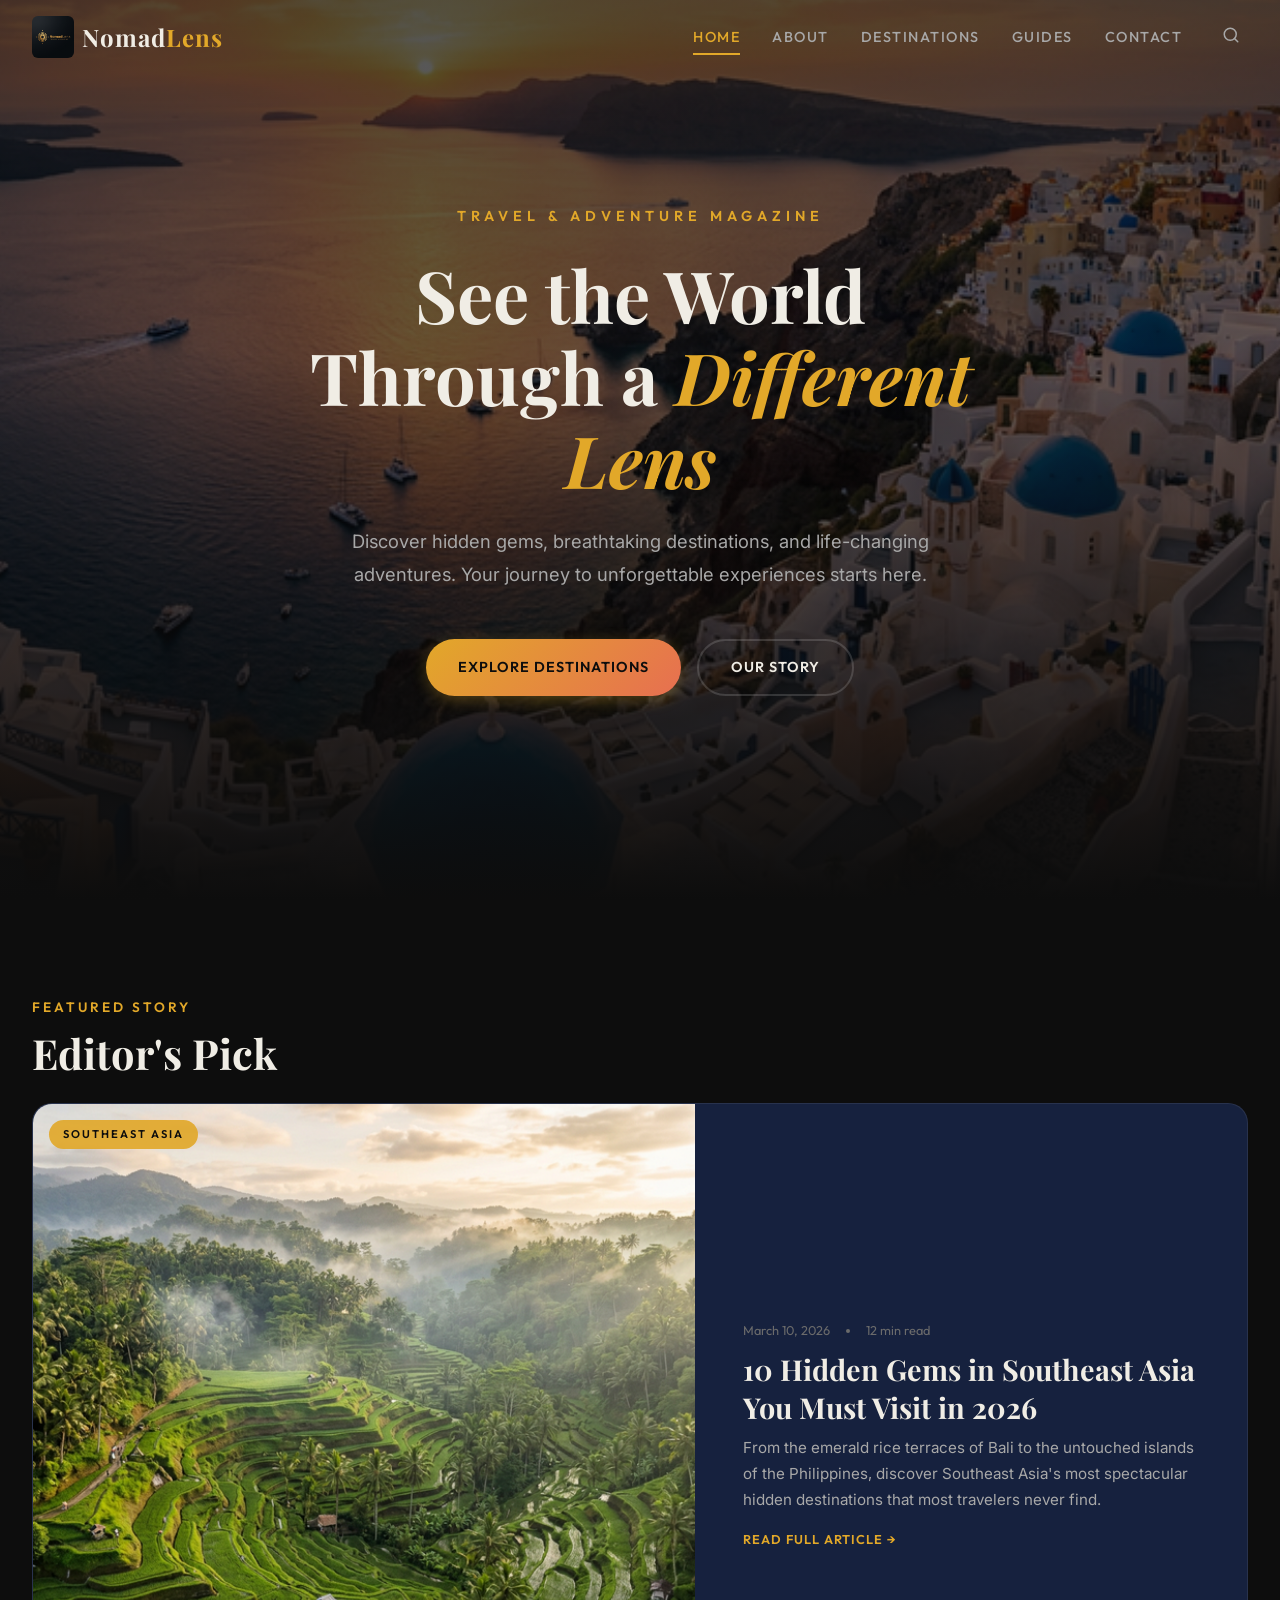
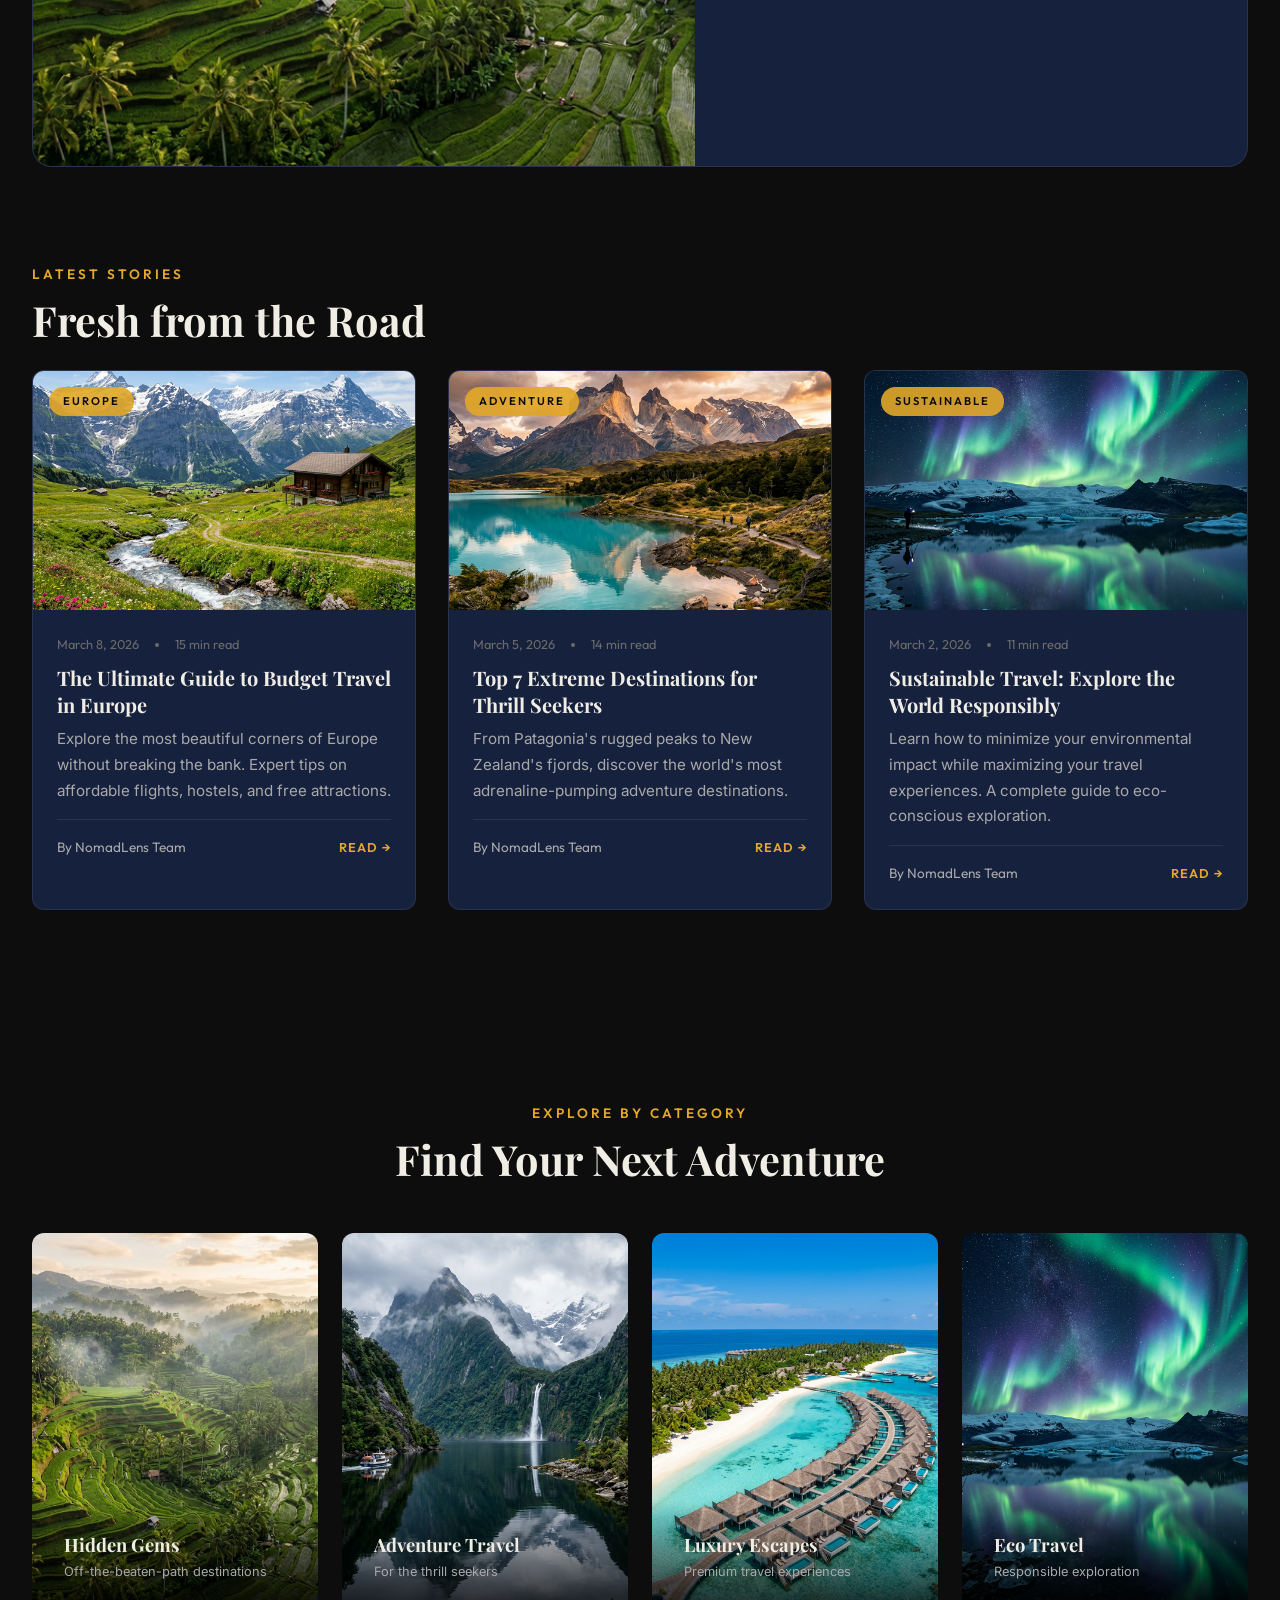
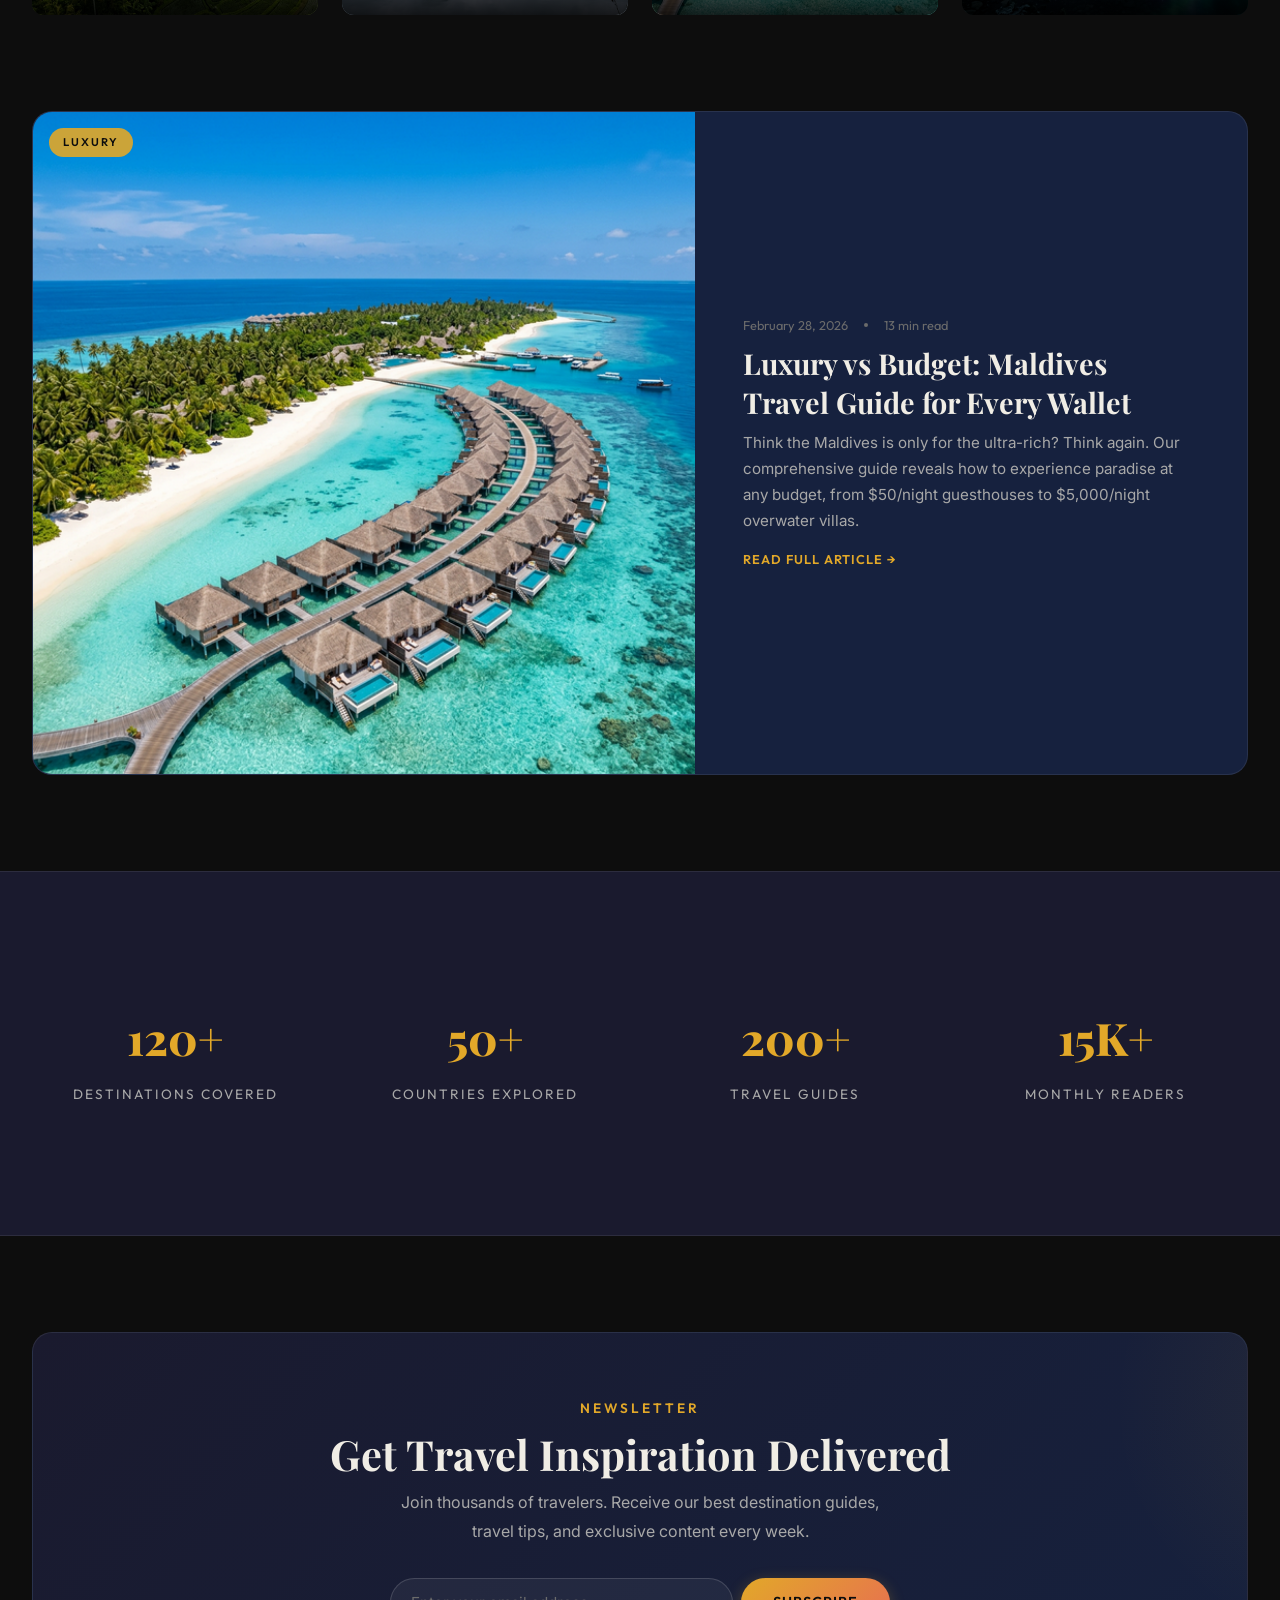
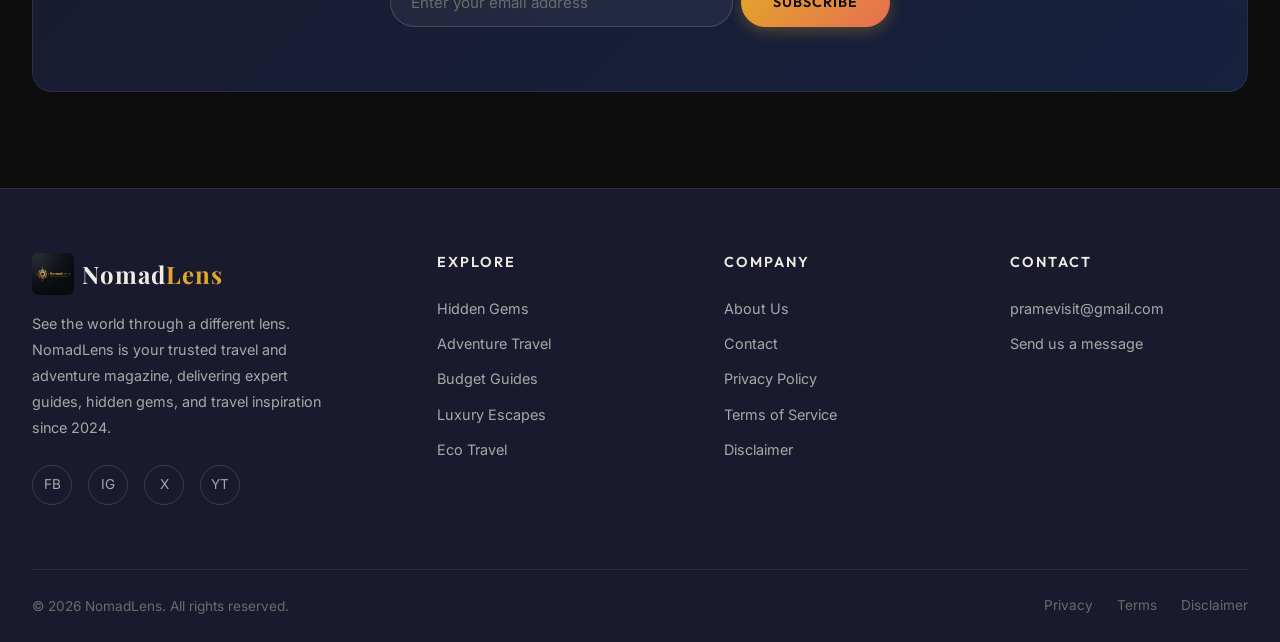
<file: index.html>
<!DOCTYPE html>
<html lang="en">

<head>
  <meta charset="UTF-8">
  <meta name="viewport" content="width=device-width, initial-scale=1.0">
  <title>NomadLens — Travel & Adventure Magazine | Explore the World</title>
  <meta name="description"
    content="NomadLens is your ultimate travel and adventure magazine. Discover hidden gems, adventure destinations, luxury resorts, sustainable travel tips, and expert guides to explore the world.">
  <meta name="keywords"
    content="travel magazine, adventure travel, travel guide, hidden gems, budget travel, luxury travel, sustainable travel, travel tips, destinations 2026">
  <meta name="author" content="NomadLens">
  <meta name="robots" content="index, follow">
  <link rel="canonical" href="https://nomadlens.com/">

  <!-- Open Graph -->
  <meta property="og:type" content="website">
  <meta property="og:title" content="NomadLens — Travel & Adventure Magazine">
  <meta property="og:description"
    content="Discover hidden gems, adventure destinations, and expert travel guides. See the world through a different lens.">
  <meta property="og:image" content="images/hero-santorini.png">
  <meta property="og:url" content="https://nomadlens.com/">
  <meta property="og:site_name" content="NomadLens">

  <!-- Twitter Card -->
  <meta name="twitter:card" content="summary_large_image">
  <meta name="twitter:title" content="NomadLens — Travel & Adventure Magazine">
  <meta name="twitter:description" content="Discover hidden gems, adventure destinations, and expert travel guides.">
  <meta name="twitter:image" content="images/hero-santorini.png">

  <link rel="stylesheet" href="style.css">
  <!-- Google AdSense -->
  <script async src="https://pagead2.googlesyndication.com/pagead/js/adsbygoogle.js?client=ca-pub-6546957481428602"
    crossorigin="anonymous"></script>
</head>

<body>

  <!-- Header -->
  <header class="header" id="header">
    <div class="container">
      <a href="index.html" class="logo">
        <img src="images/logo.png" alt="NomadLens Logo">
        <span class="logo-text">Nomad<span>Lens</span></span>
      </a>
      <nav class="nav-links" id="navLinks">
        <a href="index.html" class="active">Home</a>
        <a href="about.html">About</a>
        <a href="article-hidden-gems-southeast-asia.html">Destinations</a>
        <a href="article-budget-travel-europe.html">Guides</a>
        <a href="contact.html">Contact</a>
        <button class="nav-search-btn" aria-label="Search">
          <svg width="18" height="18" viewBox="0 0 24 24" fill="none" stroke="currentColor" stroke-width="2"
            stroke-linecap="round" stroke-linejoin="round">
            <circle cx="11" cy="11" r="8" />
            <line x1="21" y1="21" x2="16.65" y2="16.65" />
          </svg>
        </button>
      </nav>
      <button class="menu-toggle" id="menuToggle" aria-label="Toggle menu">
        <span></span>
        <span></span>
        <span></span>
      </button>
    </div>
  </header>

  <!-- Search Modal -->
  <div class="search-modal" id="searchModal">
    <button class="search-close" aria-label="Close search">&times;</button>
    <div class="search-modal-content">
      <input type="text" placeholder="Search destinations, guides, tips..." aria-label="Search">
    </div>
  </div>

  <!-- Hero Section -->
  <section class="hero" id="hero">
    <div class="hero-bg">
      <img src="images/hero-santorini.png"
        alt="Santorini, Greece — breathtaking sunset over the caldera with white-washed buildings and blue domes">
    </div>
    <div class="hero-overlay"></div>
    <div class="hero-content">
      <span class="section-label">Travel & Adventure Magazine</span>
      <h1>See the World Through a <span class="highlight">Different Lens</span></h1>
      <p>Discover hidden gems, breathtaking destinations, and life-changing adventures. Your journey to unforgettable
        experiences starts here.</p>
      <div class="hero-cta">
        <a href="article-hidden-gems-southeast-asia.html" class="btn btn-primary">Explore Destinations</a>
        <a href="about.html" class="btn btn-outline">Our Story</a>
      </div>
    </div>
  </section>

  <!-- Featured Article -->
  <section class="section" id="featured">
    <div class="container">
      <span class="section-label fade-in">Featured Story</span>
      <h2 class="section-title fade-in">Editor's Pick</h2>
      <a href="article-hidden-gems-southeast-asia.html" style="text-decoration:none;">
        <div class="featured-card fade-in">
          <div class="card-image">
            <img src="images/bali-rice-terraces.png"
              alt="Bali rice terraces — lush green terraced fields cascading down Indonesian hillsides">
          </div>
          <div class="card-body">
            <span class="card-category">Southeast Asia</span>
            <div class="card-meta">
              <span>March 10, 2026</span>
              <span class="dot"></span>
              <span>12 min read</span>
            </div>
            <h3 class="card-title" style="color:var(--text-primary);">10 Hidden Gems in Southeast Asia You Must Visit in
              2026</h3>
            <p class="card-excerpt">From the emerald rice terraces of Bali to the untouched islands of the Philippines,
              discover Southeast Asia's most spectacular hidden destinations that most travelers never find.</p>
            <span class="read-more">Read Full Article &rarr;</span>
          </div>
        </div>
      </a>
    </div>
  </section>

  <!-- Latest Articles Grid -->
  <section class="section" style="padding-top:0;">
    <div class="container">
      <span class="section-label fade-in">Latest Stories</span>
      <h2 class="section-title fade-in">Fresh from the Road</h2>
      <div class="grid-3">
        <!-- Article Card 1 -->
        <article class="card fade-in fade-in-delay-1">
          <div class="card-image">
            <img src="images/swiss-alps.png"
              alt="Swiss Alps — panoramic mountain landscape with meadows and snow-capped peaks">
            <span class="card-category">Europe</span>
          </div>
          <div class="card-body">
            <div class="card-meta">
              <span>March 8, 2026</span>
              <span class="dot"></span>
              <span>15 min read</span>
            </div>
            <h3 class="card-title"><a href="article-budget-travel-europe.html">The Ultimate Guide to Budget Travel in
                Europe</a></h3>
            <p class="card-excerpt">Explore the most beautiful corners of Europe without breaking the bank. Expert tips
              on affordable flights, hostels, and free attractions.</p>
            <div class="card-footer">
              <span class="card-author">By NomadLens Team</span>
              <a href="article-budget-travel-europe.html" class="read-more">Read &rarr;</a>
            </div>
          </div>
        </article>

        <!-- Article Card 2 -->
        <article class="card fade-in fade-in-delay-2">
          <div class="card-image">
            <img src="images/patagonia-mountains.png"
              alt="Patagonia — dramatic mountain landscape with turquoise glacial lake">
            <span class="card-category">Adventure</span>
          </div>
          <div class="card-body">
            <div class="card-meta">
              <span>March 5, 2026</span>
              <span class="dot"></span>
              <span>14 min read</span>
            </div>
            <h3 class="card-title"><a href="article-extreme-adventure-destinations.html">Top 7 Extreme Destinations for
                Thrill Seekers</a></h3>
            <p class="card-excerpt">From Patagonia's rugged peaks to New Zealand's fjords, discover the world's most
              adrenaline-pumping adventure destinations.</p>
            <div class="card-footer">
              <span class="card-author">By NomadLens Team</span>
              <a href="article-extreme-adventure-destinations.html" class="read-more">Read &rarr;</a>
            </div>
          </div>
        </article>

        <!-- Article Card 3 -->
        <article class="card fade-in fade-in-delay-3">
          <div class="card-image">
            <img src="images/iceland-aurora.png" alt="Iceland — Northern Lights aurora borealis over glacial lake">
            <span class="card-category">Sustainable</span>
          </div>
          <div class="card-body">
            <div class="card-meta">
              <span>March 2, 2026</span>
              <span class="dot"></span>
              <span>11 min read</span>
            </div>
            <h3 class="card-title"><a href="article-sustainable-travel-guide.html">Sustainable Travel: Explore the World
                Responsibly</a></h3>
            <p class="card-excerpt">Learn how to minimize your environmental impact while maximizing your travel
              experiences. A complete guide to eco-conscious exploration.</p>
            <div class="card-footer">
              <span class="card-author">By NomadLens Team</span>
              <a href="article-sustainable-travel-guide.html" class="read-more">Read &rarr;</a>
            </div>
          </div>
        </article>
      </div>
    </div>
  </section>

  <!-- Category Section -->
  <section class="section" id="categories">
    <div class="container">
      <div class="text-center mb-3">
        <span class="section-label fade-in">Explore by Category</span>
        <h2 class="section-title fade-in">Find Your Next Adventure</h2>
      </div>
      <div class="categories-grid">
        <a href="article-hidden-gems-southeast-asia.html" class="category-card fade-in fade-in-delay-1">
          <img src="images/bali-rice-terraces.png" alt="Hidden Gems — off-the-beaten-path destinations">
          <div class="category-card-overlay">
            <h3>Hidden Gems</h3>
            <p>Off-the-beaten-path destinations</p>
          </div>
        </a>
        <a href="article-extreme-adventure-destinations.html" class="category-card fade-in fade-in-delay-2">
          <img src="images/new-zealand.png" alt="Adventure Travel — extreme outdoor destinations">
          <div class="category-card-overlay">
            <h3>Adventure Travel</h3>
            <p>For the thrill seekers</p>
          </div>
        </a>
        <a href="article-maldives-travel-guide.html" class="category-card fade-in fade-in-delay-3">
          <img src="images/maldives-overwater.png" alt="Luxury Escapes — premium resort destinations">
          <div class="category-card-overlay">
            <h3>Luxury Escapes</h3>
            <p>Premium travel experiences</p>
          </div>
        </a>
        <a href="article-sustainable-travel-guide.html" class="category-card fade-in fade-in-delay-4">
          <img src="images/iceland-aurora.png" alt="Sustainable Travel — eco-friendly exploration">
          <div class="category-card-overlay">
            <h3>Eco Travel</h3>
            <p>Responsible exploration</p>
          </div>
        </a>
      </div>
    </div>
  </section>

  <!-- Maldives Feature -->
  <section class="section" style="padding-top:0;">
    <div class="container">
      <a href="article-maldives-travel-guide.html" style="text-decoration:none;">
        <div class="featured-card fade-in">
          <div class="card-image">
            <img src="images/maldives-overwater.png"
              alt="Maldives overwater bungalows — crystal clear turquoise water and white sand">
          </div>
          <div class="card-body">
            <span class="card-category">Luxury</span>
            <div class="card-meta">
              <span>February 28, 2026</span>
              <span class="dot"></span>
              <span>13 min read</span>
            </div>
            <h3 class="card-title" style="color:var(--text-primary);">Luxury vs Budget: Maldives Travel Guide for Every
              Wallet</h3>
            <p class="card-excerpt">Think the Maldives is only for the ultra-rich? Think again. Our comprehensive guide
              reveals how to experience paradise at any budget, from $50/night guesthouses to $5,000/night overwater
              villas.</p>
            <span class="read-more">Read Full Article &rarr;</span>
          </div>
        </div>
      </a>
    </div>
  </section>

  <!-- Stats Section -->
  <section class="section"
    style="background: var(--bg-surface); border-top: 1px solid var(--border-color); border-bottom: 1px solid var(--border-color);">
    <div class="container">
      <div class="stats-grid">
        <div class="stat-item fade-in fade-in-delay-1">
          <span class="stat-number">120+</span>
          <span class="stat-label">Destinations Covered</span>
        </div>
        <div class="stat-item fade-in fade-in-delay-2">
          <span class="stat-number">50+</span>
          <span class="stat-label">Countries Explored</span>
        </div>
        <div class="stat-item fade-in fade-in-delay-3">
          <span class="stat-number">200+</span>
          <span class="stat-label">Travel Guides</span>
        </div>
        <div class="stat-item fade-in fade-in-delay-4">
          <span class="stat-number">15K+</span>
          <span class="stat-label">Monthly Readers</span>
        </div>
      </div>
    </div>
  </section>

  <!-- Newsletter -->
  <section class="section">
    <div class="container">
      <div class="newsletter fade-in">
        <span class="section-label">Newsletter</span>
        <h2>Get Travel Inspiration Delivered</h2>
        <p>Join thousands of travelers. Receive our best destination guides, travel tips, and exclusive content every
          week.</p>
        <form class="newsletter-form">
          <input type="email" placeholder="Enter your email address" required aria-label="Email address">
          <button type="submit" class="btn btn-primary">Subscribe</button>
        </form>
      </div>
    </div>
  </section>

  <!-- Footer -->
  <footer class="footer">
    <div class="container">
      <div class="footer-grid">
        <div class="footer-brand">
          <a href="index.html" class="logo">
            <img src="images/logo.png" alt="NomadLens Logo">
            <span class="logo-text">Nomad<span>Lens</span></span>
          </a>
          <p>See the world through a different lens. NomadLens is your trusted travel and adventure magazine, delivering
            expert guides, hidden gems, and travel inspiration since 2024.</p>
          <div class="footer-social">
            <a href="#" aria-label="Facebook">FB</a>
            <a href="#" aria-label="Instagram">IG</a>
            <a href="#" aria-label="Twitter">X</a>
            <a href="#" aria-label="YouTube">YT</a>
          </div>
        </div>
        <div class="footer-col">
          <h4>Explore</h4>
          <ul>
            <li><a href="article-hidden-gems-southeast-asia.html">Hidden Gems</a></li>
            <li><a href="article-extreme-adventure-destinations.html">Adventure Travel</a></li>
            <li><a href="article-budget-travel-europe.html">Budget Guides</a></li>
            <li><a href="article-maldives-travel-guide.html">Luxury Escapes</a></li>
            <li><a href="article-sustainable-travel-guide.html">Eco Travel</a></li>
          </ul>
        </div>
        <div class="footer-col">
          <h4>Company</h4>
          <ul>
            <li><a href="about.html">About Us</a></li>
            <li><a href="contact.html">Contact</a></li>
            <li><a href="privacy-policy.html">Privacy Policy</a></li>
            <li><a href="terms.html">Terms of Service</a></li>
            <li><a href="disclaimer.html">Disclaimer</a></li>
          </ul>
        </div>
        <div class="footer-col">
          <h4>Contact</h4>
          <ul>
            <li><a href="mailto:pramevisit@gmail.com">pramevisit@gmail.com</a></li>
            <li><a href="contact.html">Send us a message</a></li>
          </ul>
        </div>
      </div>
      <div class="footer-bottom">
        <p>&copy; 2026 NomadLens. All rights reserved.</p>
        <div class="footer-bottom-links">
          <a href="privacy-policy.html">Privacy</a>
          <a href="terms.html">Terms</a>
          <a href="disclaimer.html">Disclaimer</a>
        </div>
      </div>
    </div>
  </footer>

  <script src="script.js"></script>
</body>

</html>
</file>
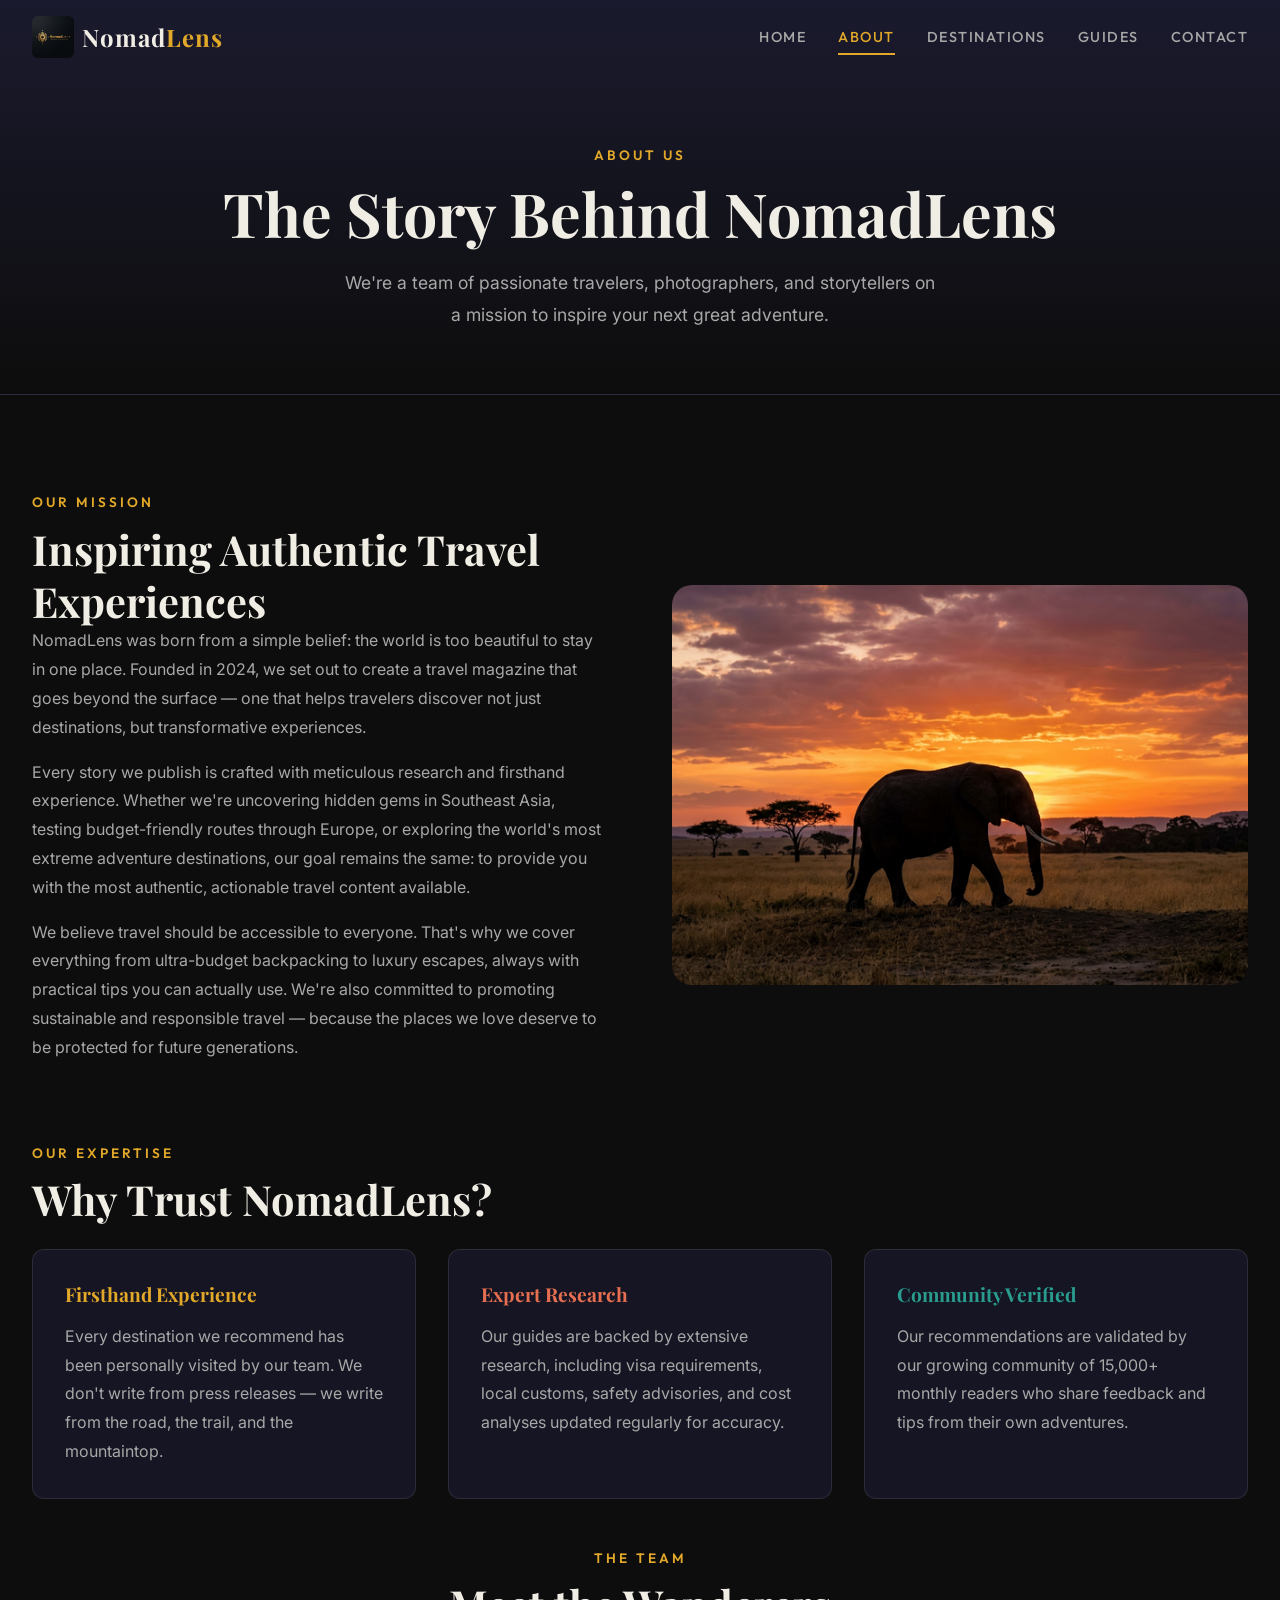
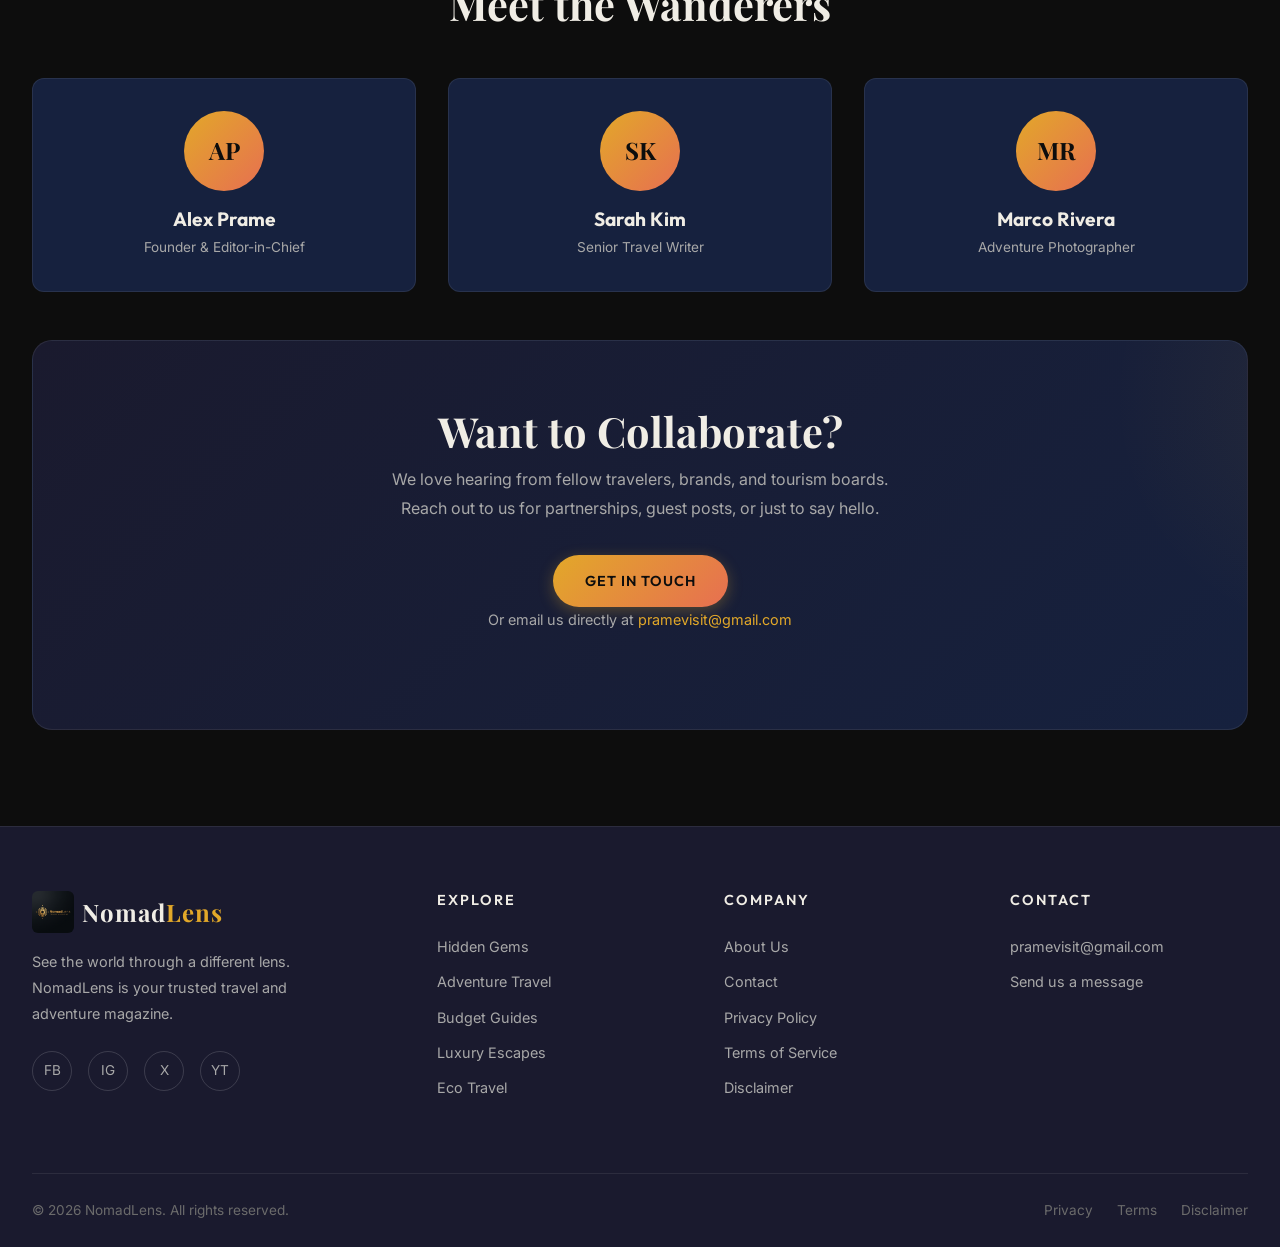
<file: about.html>
<!DOCTYPE html>
<html lang="en">

<head>
    <meta charset="UTF-8">
    <meta name="viewport" content="width=device-width, initial-scale=1.0">
    <title>About NomadLens — Our Mission & Team | Travel Magazine</title>
    <meta name="description"
        content="Learn about NomadLens — a passionate team of travelers, photographers, and writers dedicated to inspiring your next adventure. Meet our editorial team and discover our mission.">
    <meta name="keywords"
        content="about NomadLens, travel team, travel writers, adventure photographers, travel magazine team">
    <meta name="author" content="NomadLens">
    <meta name="robots" content="index, follow">
    <link rel="canonical" href="https://nomadlens.com/about.html">
    <meta property="og:type" content="website">
    <meta property="og:title" content="About NomadLens — Our Mission & Team">
    <meta property="og:description" content="Meet the passionate travel team behind NomadLens magazine.">
    <meta property="og:image" content="images/safari-africa.png">
    <link rel="stylesheet" href="style.css">
    <!-- Google AdSense -->
    <script async src="https://pagead2.googlesyndication.com/pagead/js/adsbygoogle.js?client=ca-pub-6546957481428602"
        crossorigin="anonymous"></script>
</head>

<body>

    <!-- Header -->
    <header class="header" id="header">
        <div class="container">
            <a href="index.html" class="logo">
                <img src="images/logo.png" alt="NomadLens Logo">
                <span class="logo-text">Nomad<span>Lens</span></span>
            </a>
            <nav class="nav-links" id="navLinks">
                <a href="index.html">Home</a>
                <a href="about.html" class="active">About</a>
                <a href="article-hidden-gems-southeast-asia.html">Destinations</a>
                <a href="article-budget-travel-europe.html">Guides</a>
                <a href="contact.html">Contact</a>
            </nav>
            <button class="menu-toggle" id="menuToggle" aria-label="Toggle menu">
                <span></span><span></span><span></span>
            </button>
        </div>
    </header>

    <!-- Page Header -->
    <div class="page-header">
        <div class="container">
            <span class="section-label">About Us</span>
            <h1>The Story Behind NomadLens</h1>
            <p>We're a team of passionate travelers, photographers, and storytellers on a mission to inspire your next
                great adventure.</p>
        </div>
    </div>

    <!-- About Content -->
    <section class="section">
        <div class="container">
            <div class="about-grid fade-in">
                <div>
                    <span class="section-label">Our Mission</span>
                    <h2>Inspiring Authentic Travel Experiences</h2>
                    <p>NomadLens was born from a simple belief: the world is too beautiful to stay in one place. Founded
                        in 2024, we set out to create a travel magazine that goes beyond the surface — one that helps
                        travelers discover not just destinations, but transformative experiences.</p>
                    <p>Every story we publish is crafted with meticulous research and firsthand experience. Whether
                        we're uncovering hidden gems in Southeast Asia, testing budget-friendly routes through Europe,
                        or exploring the world's most extreme adventure destinations, our goal remains the same: to
                        provide you with the most authentic, actionable travel content available.</p>
                    <p>We believe travel should be accessible to everyone. That's why we cover everything from
                        ultra-budget backpacking to luxury escapes, always with practical tips you can actually use.
                        We're also committed to promoting sustainable and responsible travel — because the places we
                        love deserve to be protected for future generations.</p>
                </div>
                <div class="about-image">
                    <img src="images/safari-africa.png"
                        alt="African safari at sunset — elephant silhouetted against dramatic orange sky">
                </div>
            </div>

            <!-- E-E-A-T Section -->
            <div class="fade-in mt-3">
                <span class="section-label">Our Expertise</span>
                <h2 class="section-title">Why Trust NomadLens?</h2>
                <div class="grid-3">
                    <div class="glass-card fade-in fade-in-delay-1">
                        <h4 class="text-gold mb-1">Firsthand Experience</h4>
                        <p class="mb-0">Every destination we recommend has been personally visited by our team. We don't
                            write from press releases — we write from the road, the trail, and the mountaintop.</p>
                    </div>
                    <div class="glass-card fade-in fade-in-delay-2">
                        <h4 class="text-coral mb-1">Expert Research</h4>
                        <p class="mb-0">Our guides are backed by extensive research, including visa requirements, local
                            customs, safety advisories, and cost analyses updated regularly for accuracy.</p>
                    </div>
                    <div class="glass-card fade-in fade-in-delay-3">
                        <h4 class="text-teal mb-1">Community Verified</h4>
                        <p class="mb-0">Our recommendations are validated by our growing community of 15,000+ monthly
                            readers who share feedback and tips from their own adventures.</p>
                    </div>
                </div>
            </div>

            <!-- Team Section -->
            <div class="fade-in mt-3">
                <div class="text-center mb-3">
                    <span class="section-label">The Team</span>
                    <h2 class="section-title">Meet the Wanderers</h2>
                </div>
                <div class="team-grid">
                    <div class="team-member fade-in fade-in-delay-1">
                        <div class="team-avatar">AP</div>
                        <h4>Alex Prame</h4>
                        <p>Founder & Editor-in-Chief</p>
                    </div>
                    <div class="team-member fade-in fade-in-delay-2">
                        <div class="team-avatar">SK</div>
                        <h4>Sarah Kim</h4>
                        <p>Senior Travel Writer</p>
                    </div>
                    <div class="team-member fade-in fade-in-delay-3">
                        <div class="team-avatar">MR</div>
                        <h4>Marco Rivera</h4>
                        <p>Adventure Photographer</p>
                    </div>
                </div>
            </div>

            <!-- Contact CTA -->
            <div class="newsletter fade-in mt-3">
                <h2>Want to Collaborate?</h2>
                <p>We love hearing from fellow travelers, brands, and tourism boards. Reach out to us for partnerships,
                    guest posts, or just to say hello.</p>
                <a href="contact.html" class="btn btn-primary">Get in Touch</a>
                <p class="mt-2" style="font-size: 0.9rem;">Or email us directly at <a
                        href="mailto:pramevisit@gmail.com">pramevisit@gmail.com</a></p>
            </div>
        </div>
    </section>

    <!-- Footer -->
    <footer class="footer">
        <div class="container">
            <div class="footer-grid">
                <div class="footer-brand">
                    <a href="index.html" class="logo">
                        <img src="images/logo.png" alt="NomadLens Logo">
                        <span class="logo-text">Nomad<span>Lens</span></span>
                    </a>
                    <p>See the world through a different lens. NomadLens is your trusted travel and adventure magazine.
                    </p>
                    <div class="footer-social">
                        <a href="#" aria-label="Facebook">FB</a>
                        <a href="#" aria-label="Instagram">IG</a>
                        <a href="#" aria-label="Twitter">X</a>
                        <a href="#" aria-label="YouTube">YT</a>
                    </div>
                </div>
                <div class="footer-col">
                    <h4>Explore</h4>
                    <ul>
                        <li><a href="article-hidden-gems-southeast-asia.html">Hidden Gems</a></li>
                        <li><a href="article-extreme-adventure-destinations.html">Adventure Travel</a></li>
                        <li><a href="article-budget-travel-europe.html">Budget Guides</a></li>
                        <li><a href="article-maldives-travel-guide.html">Luxury Escapes</a></li>
                        <li><a href="article-sustainable-travel-guide.html">Eco Travel</a></li>
                    </ul>
                </div>
                <div class="footer-col">
                    <h4>Company</h4>
                    <ul>
                        <li><a href="about.html">About Us</a></li>
                        <li><a href="contact.html">Contact</a></li>
                        <li><a href="privacy-policy.html">Privacy Policy</a></li>
                        <li><a href="terms.html">Terms of Service</a></li>
                        <li><a href="disclaimer.html">Disclaimer</a></li>
                    </ul>
                </div>
                <div class="footer-col">
                    <h4>Contact</h4>
                    <ul>
                        <li><a href="mailto:pramevisit@gmail.com">pramevisit@gmail.com</a></li>
                        <li><a href="contact.html">Send us a message</a></li>
                    </ul>
                </div>
            </div>
            <div class="footer-bottom">
                <p>&copy; 2026 NomadLens. All rights reserved.</p>
                <div class="footer-bottom-links">
                    <a href="privacy-policy.html">Privacy</a>
                    <a href="terms.html">Terms</a>
                    <a href="disclaimer.html">Disclaimer</a>
                </div>
            </div>
        </div>
    </footer>

    <script src="script.js"></script>
</body>

</html>
</file>
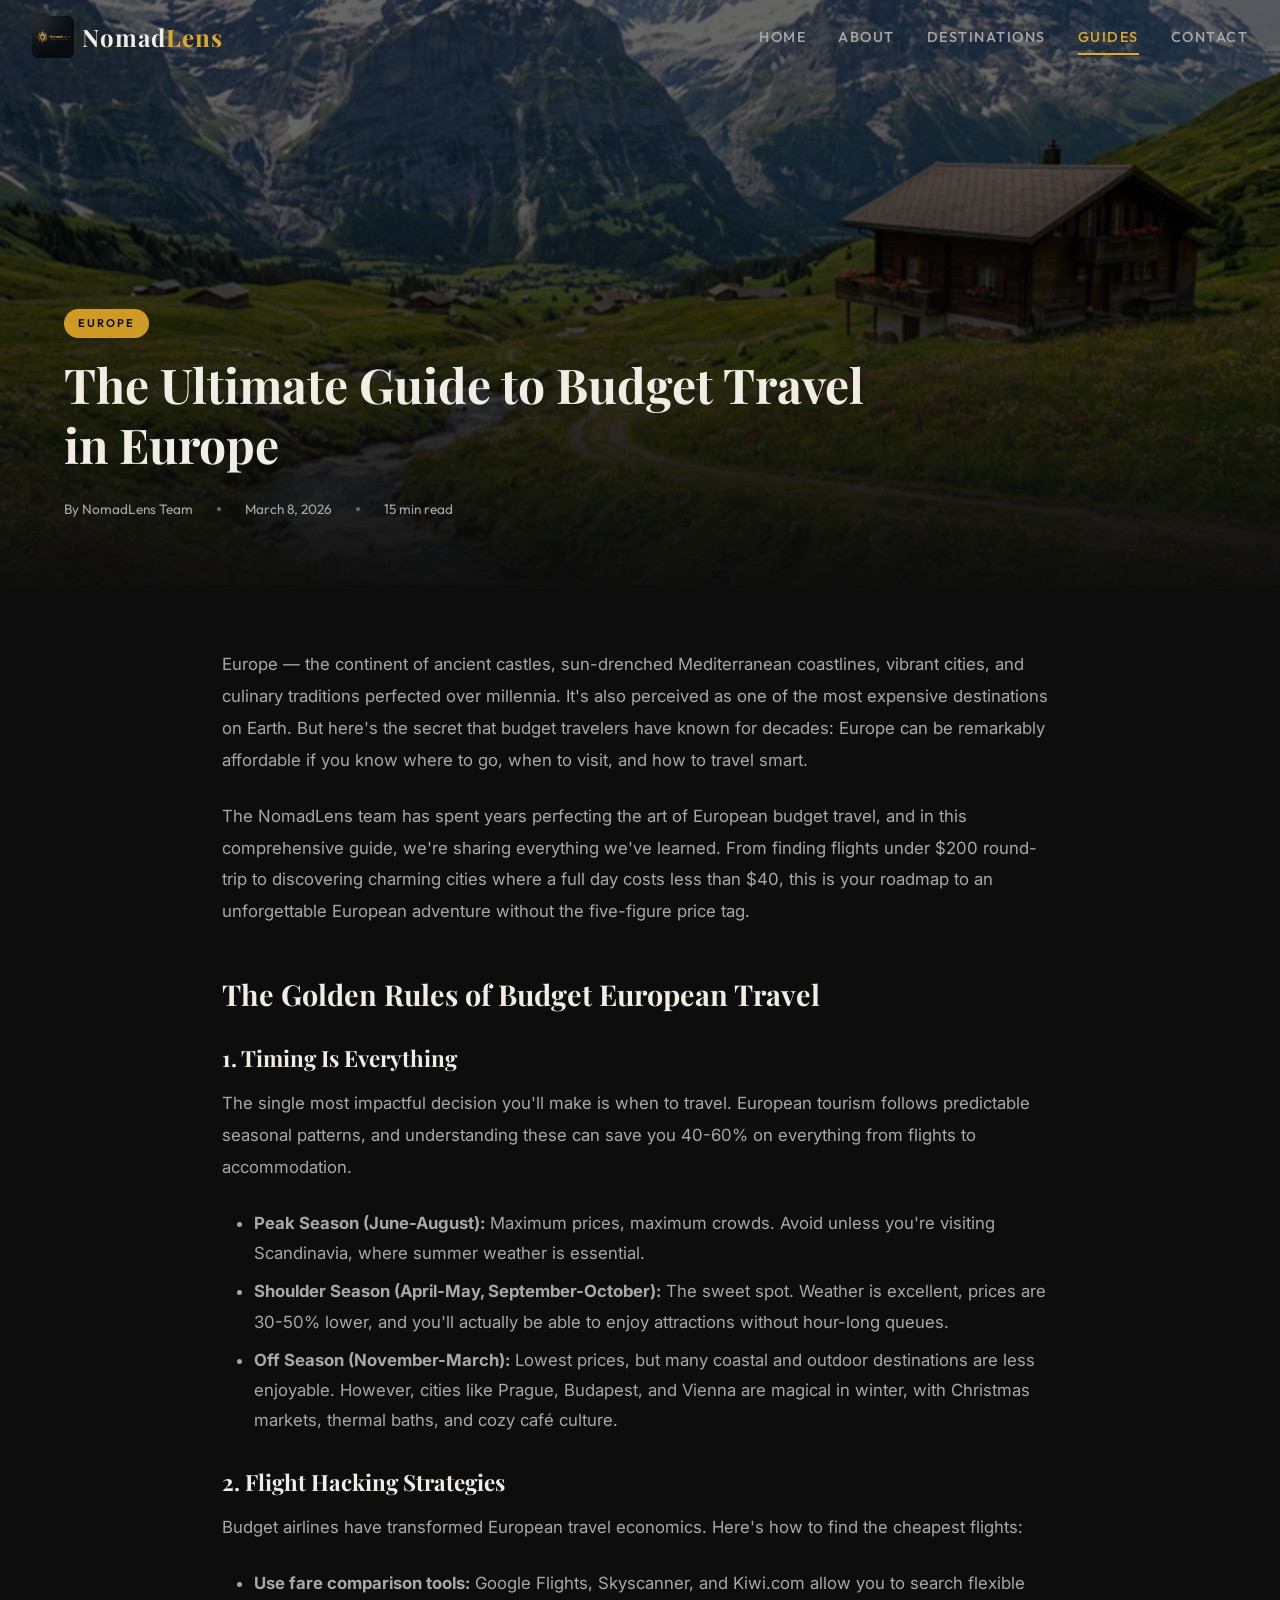
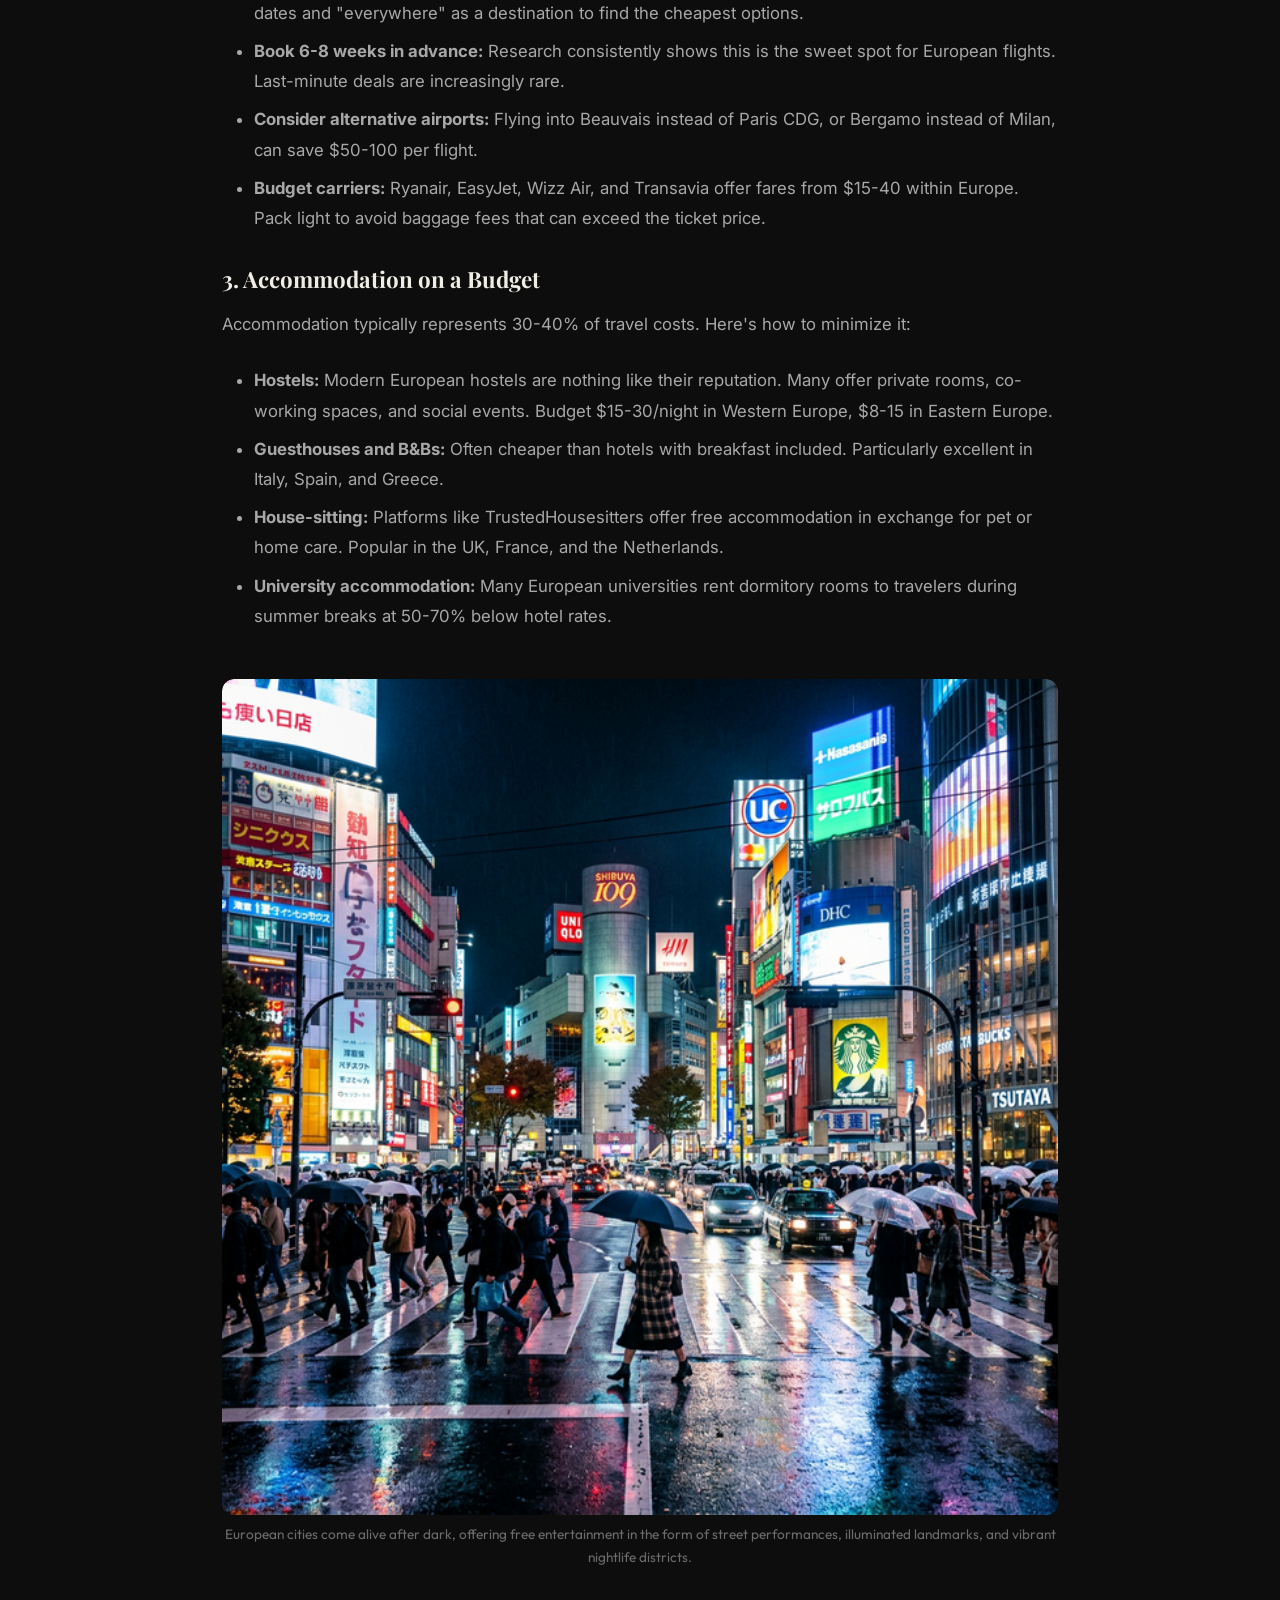
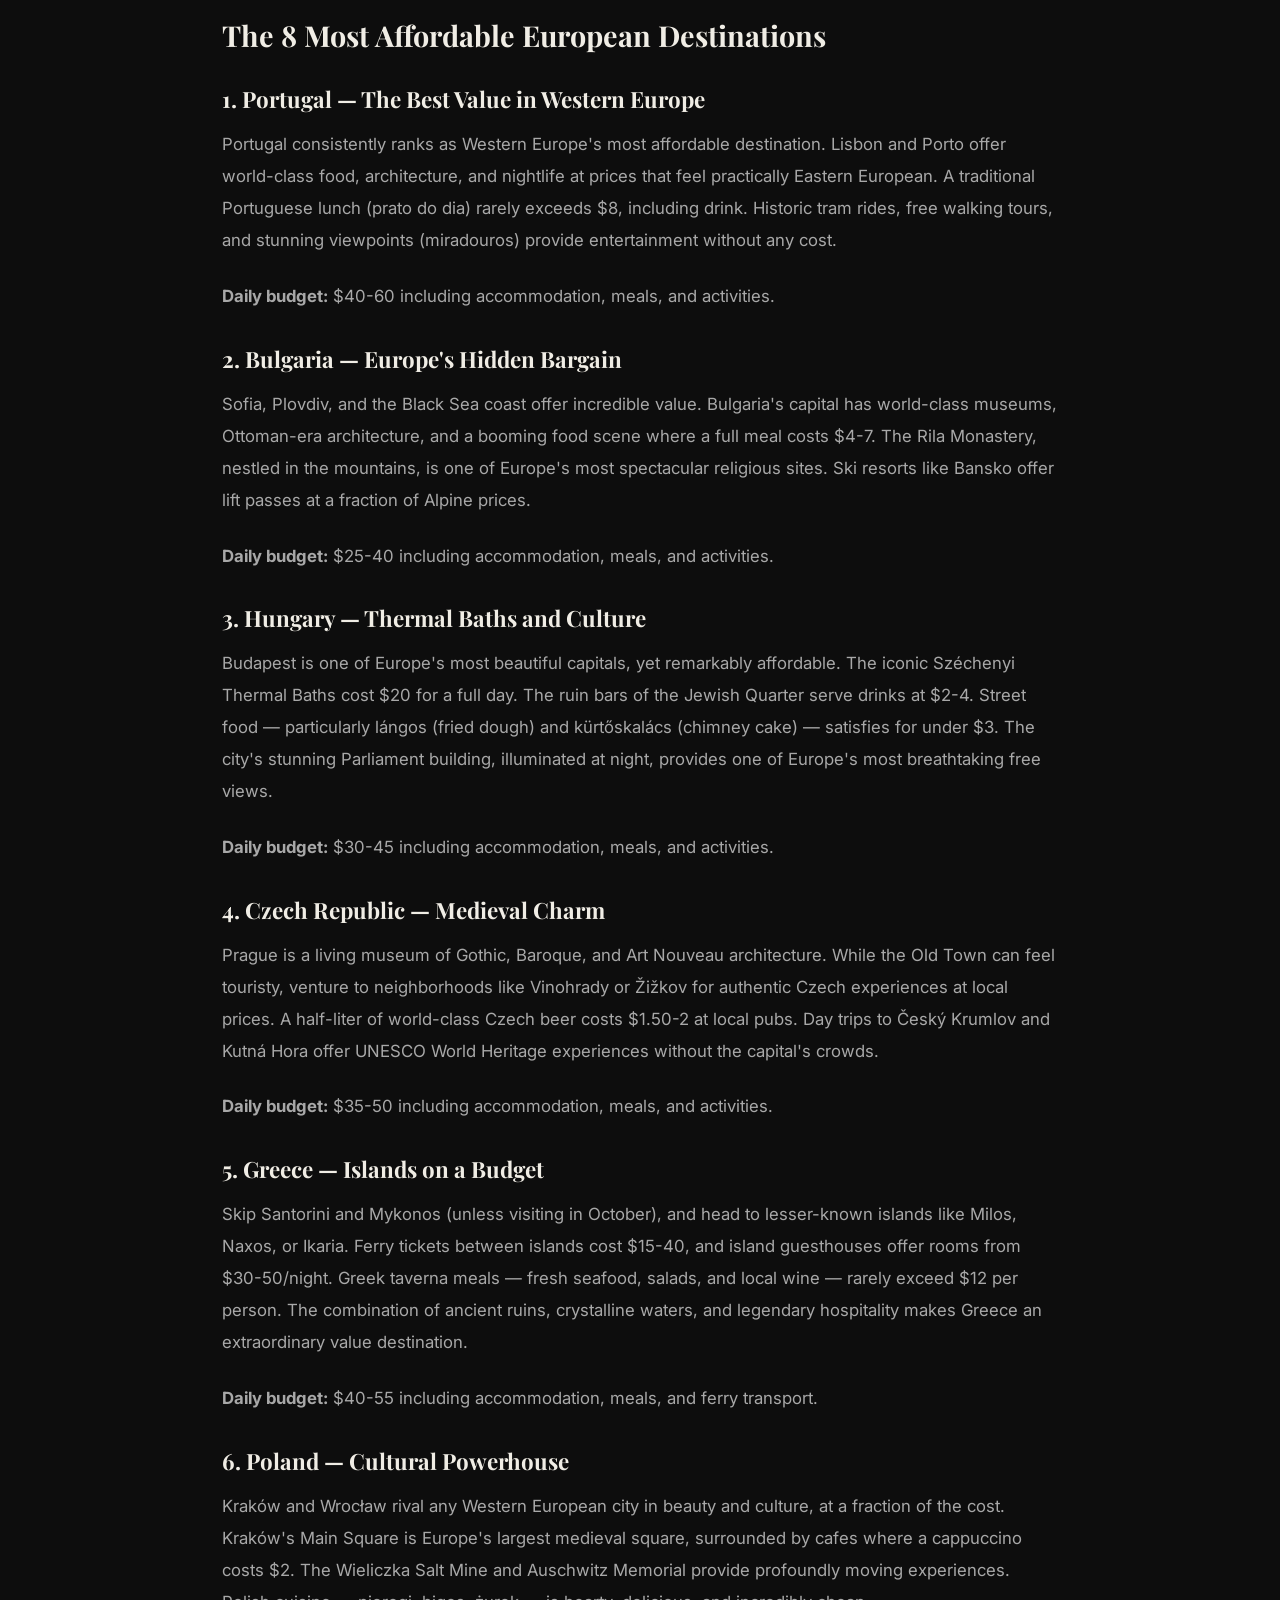
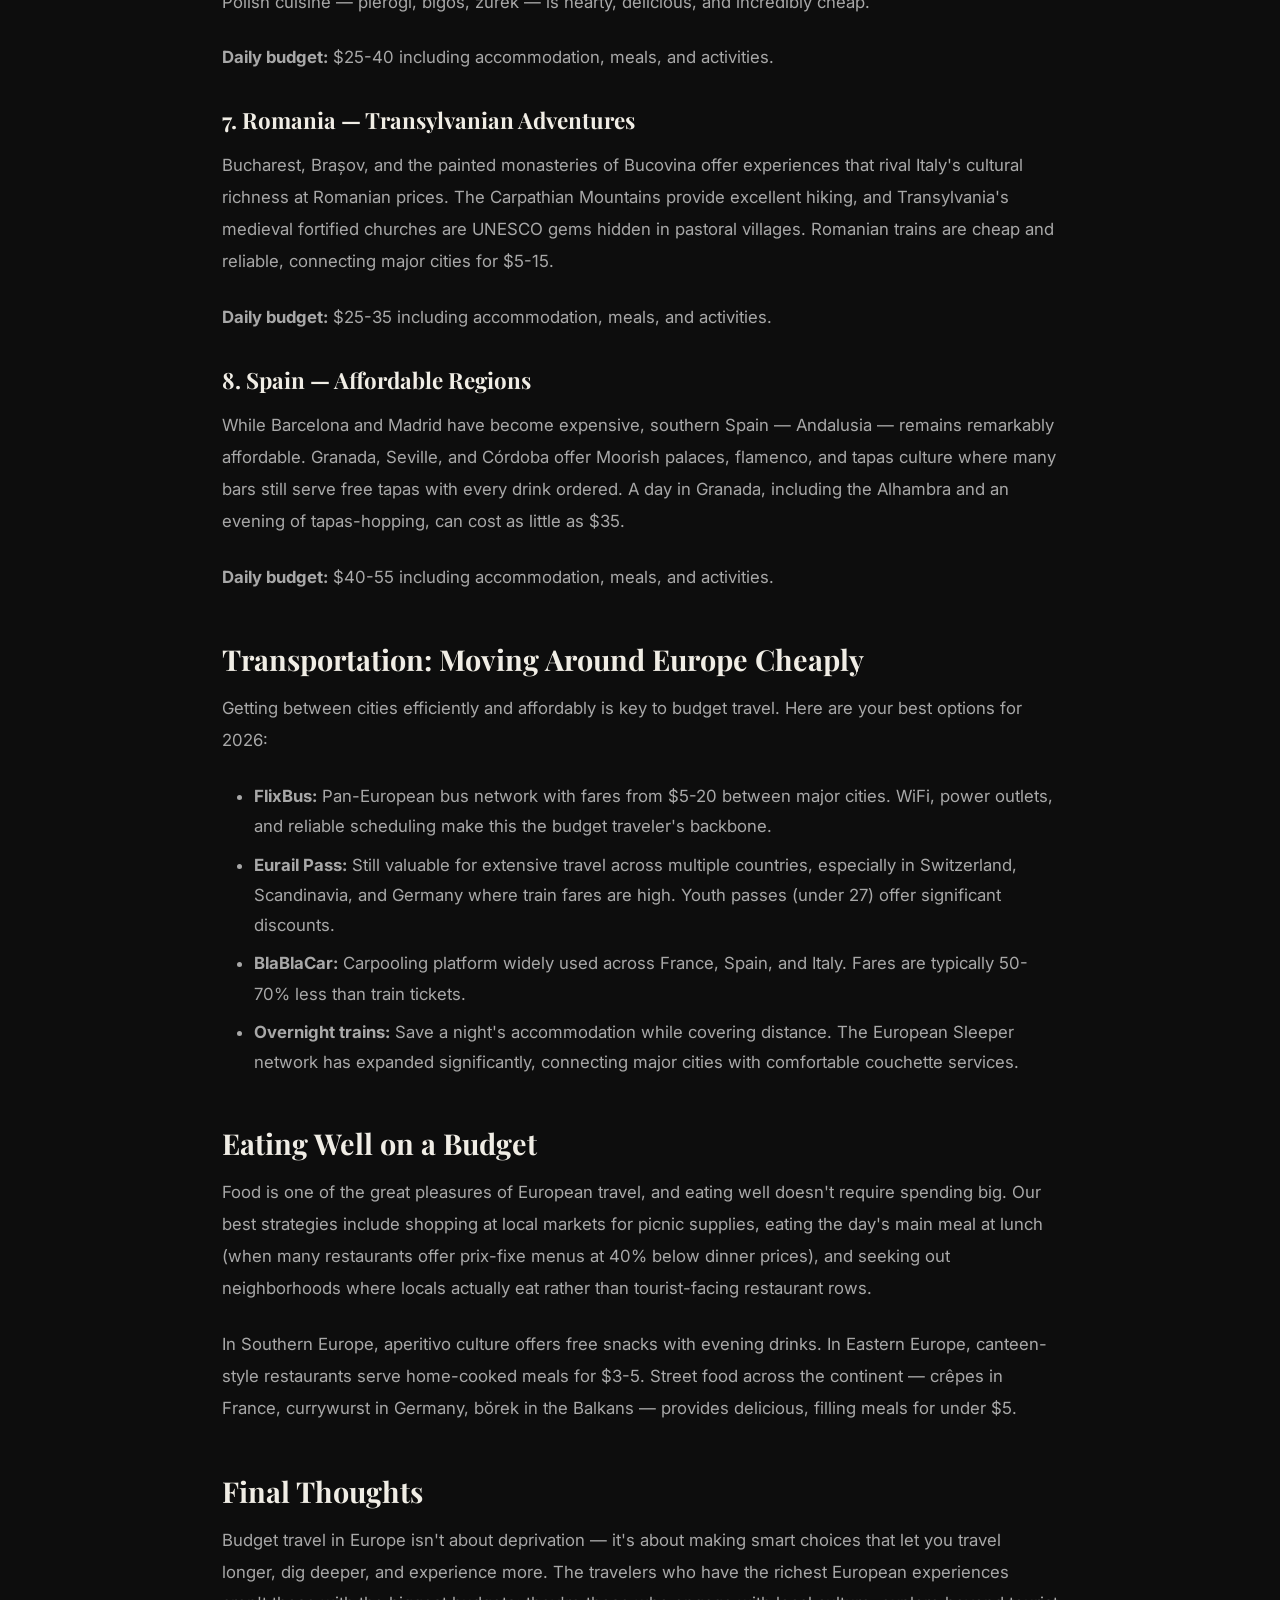
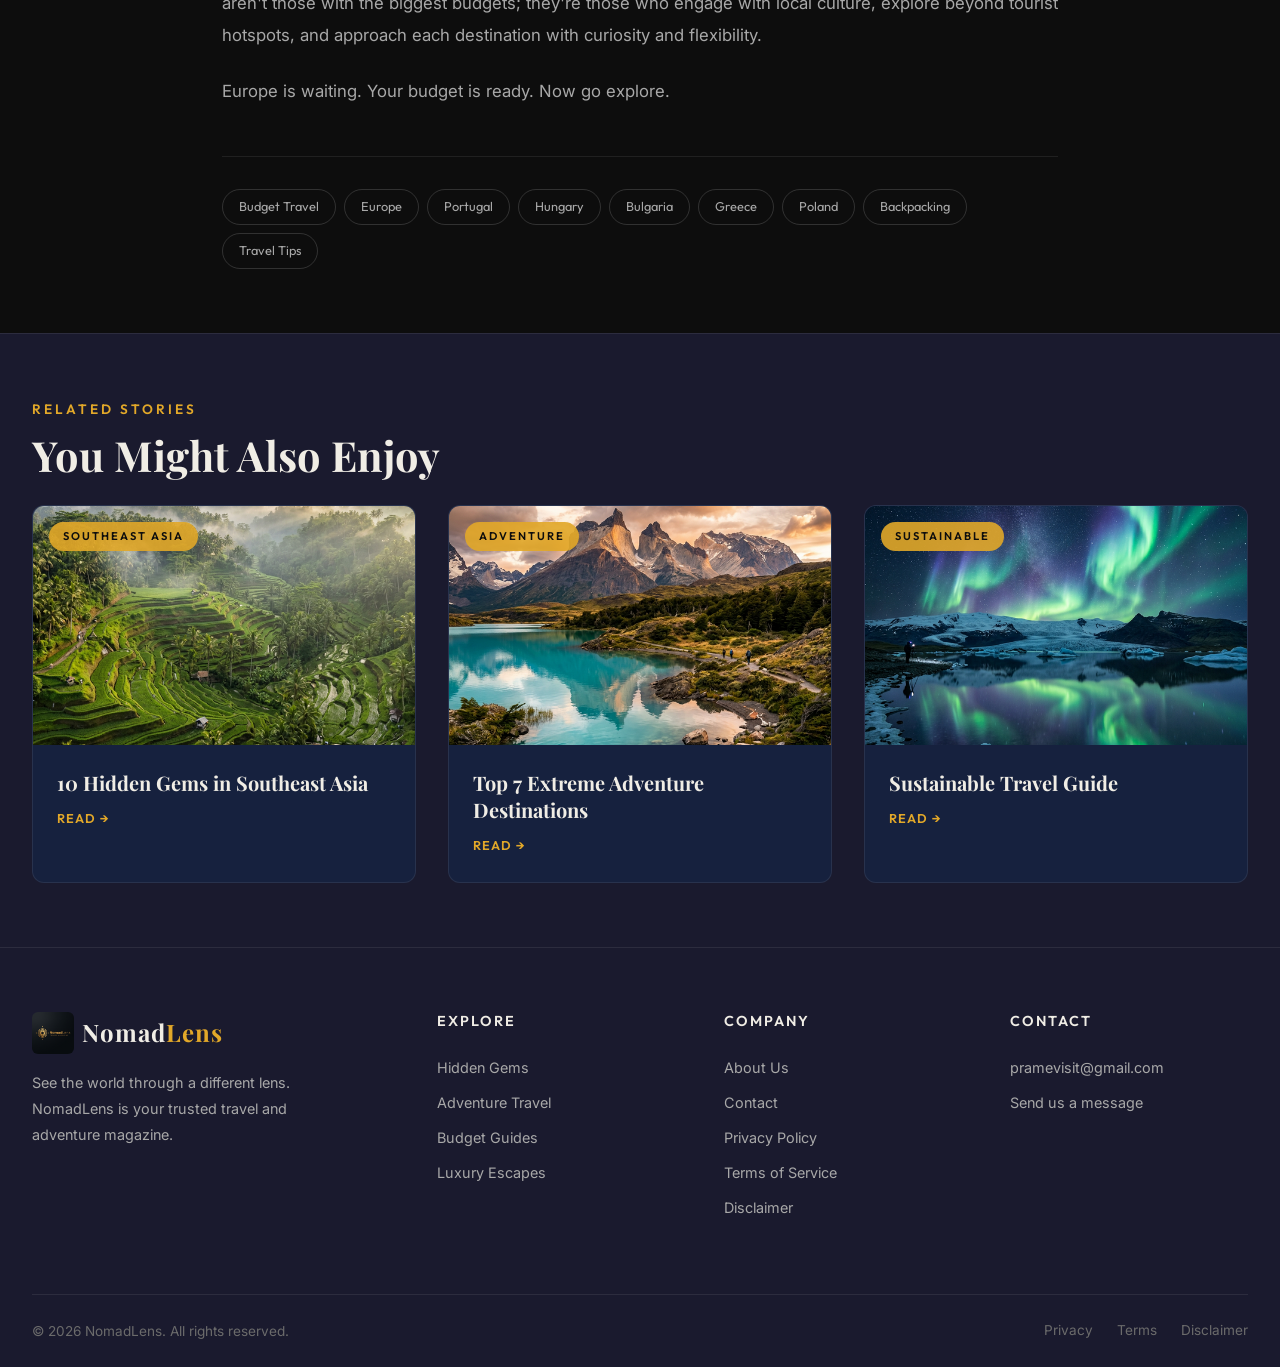
<file: article-budget-travel-europe.html>
<!DOCTYPE html>
<html lang="en">

<head>
    <meta charset="UTF-8">
    <meta name="viewport" content="width=device-width, initial-scale=1.0">
    <title>The Ultimate Guide to Budget Travel in Europe 2026 — NomadLens</title>
    <meta name="description"
        content="Complete guide to budget travel in Europe for 2026. Save money on flights, accommodation, food, and attractions while exploring Europe's most beautiful destinations.">
    <meta name="keywords"
        content="budget travel Europe, cheap Europe trip 2026, Europe on a budget, save money traveling Europe, backpacking Europe guide, affordable European destinations">
    <meta name="author" content="NomadLens">
    <meta name="robots" content="index, follow">
    <link rel="canonical" href="https://nomadlens.com/article-budget-travel-europe.html">
    <meta property="og:type" content="article">
    <meta property="og:title" content="The Ultimate Guide to Budget Travel in Europe 2026">
    <meta property="og:description" content="Expert tips to explore Europe's best destinations on any budget.">
    <meta property="og:image" content="images/swiss-alps.png">
    <meta property="article:published_time" content="2026-03-08">
    <link rel="stylesheet" href="style.css">
    <script type="application/ld+json">
  {
    "@context": "https://schema.org",
    "@type": "Article",
    "headline": "The Ultimate Guide to Budget Travel in Europe 2026",
    "description": "Complete guide to budget travel in Europe for 2026.",
    "image": "images/swiss-alps.png",
    "author": { "@type": "Organization", "name": "NomadLens" },
    "publisher": { "@type": "Organization", "name": "NomadLens" },
    "datePublished": "2026-03-08",
    "dateModified": "2026-03-08"
  }
  </script>
    <!-- Google AdSense -->
    <script async src="https://pagead2.googlesyndication.com/pagead/js/adsbygoogle.js?client=ca-pub-6546957481428602"
        crossorigin="anonymous"></script>
</head>

<body>

    <header class="header" id="header">
        <div class="container">
            <a href="index.html" class="logo">
                <img src="images/logo.png" alt="NomadLens Logo">
                <span class="logo-text">Nomad<span>Lens</span></span>
            </a>
            <nav class="nav-links" id="navLinks">
                <a href="index.html">Home</a>
                <a href="about.html">About</a>
                <a href="article-hidden-gems-southeast-asia.html">Destinations</a>
                <a href="article-budget-travel-europe.html" class="active">Guides</a>
                <a href="contact.html">Contact</a>
            </nav>
            <button class="menu-toggle" id="menuToggle" aria-label="Toggle menu">
                <span></span><span></span><span></span>
            </button>
        </div>
    </header>

    <section class="article-hero">
        <div class="article-hero-bg">
            <img src="images/swiss-alps.png"
                alt="Swiss Alps — breathtaking panoramic summer landscape with meadows and snow-capped peaks">
        </div>
        <div class="article-hero-overlay"></div>
        <div class="article-hero-content">
            <span class="card-category">Europe</span>
            <h1>The Ultimate Guide to Budget Travel in Europe</h1>
            <div class="article-meta">
                <span>By NomadLens Team</span>
                <span class="dot"></span>
                <span>March 8, 2026</span>
                <span class="dot"></span>
                <span>15 min read</span>
            </div>
        </div>
    </section>

    <article class="article-content">
        <p>Europe — the continent of ancient castles, sun-drenched Mediterranean coastlines, vibrant cities, and
            culinary traditions perfected over millennia. It's also perceived as one of the most expensive destinations
            on Earth. But here's the secret that budget travelers have known for decades: Europe can be remarkably
            affordable if you know where to go, when to visit, and how to travel smart.</p>

        <p>The NomadLens team has spent years perfecting the art of European budget travel, and in this comprehensive
            guide, we're sharing everything we've learned. From finding flights under $200 round-trip to discovering
            charming cities where a full day costs less than $40, this is your roadmap to an unforgettable European
            adventure without the five-figure price tag.</p>

        <h2>The Golden Rules of Budget European Travel</h2>

        <h3>1. Timing Is Everything</h3>
        <p>The single most impactful decision you'll make is when to travel. European tourism follows predictable
            seasonal patterns, and understanding these can save you 40-60% on everything from flights to accommodation.
        </p>
        <ul>
            <li><strong>Peak Season (June-August):</strong> Maximum prices, maximum crowds. Avoid unless you're visiting
                Scandinavia, where summer weather is essential.</li>
            <li><strong>Shoulder Season (April-May, September-October):</strong> The sweet spot. Weather is excellent,
                prices are 30-50% lower, and you'll actually be able to enjoy attractions without hour-long queues.</li>
            <li><strong>Off Season (November-March):</strong> Lowest prices, but many coastal and outdoor destinations
                are less enjoyable. However, cities like Prague, Budapest, and Vienna are magical in winter, with
                Christmas markets, thermal baths, and cozy café culture.</li>
        </ul>

        <h3>2. Flight Hacking Strategies</h3>
        <p>Budget airlines have transformed European travel economics. Here's how to find the cheapest flights:</p>
        <ul>
            <li><strong>Use fare comparison tools:</strong> Google Flights, Skyscanner, and Kiwi.com allow you to search
                flexible dates and "everywhere" as a destination to find the cheapest options.</li>
            <li><strong>Book 6-8 weeks in advance:</strong> Research consistently shows this is the sweet spot for
                European flights. Last-minute deals are increasingly rare.</li>
            <li><strong>Consider alternative airports:</strong> Flying into Beauvais instead of Paris CDG, or Bergamo
                instead of Milan, can save $50-100 per flight.</li>
            <li><strong>Budget carriers:</strong> Ryanair, EasyJet, Wizz Air, and Transavia offer fares from $15-40
                within Europe. Pack light to avoid baggage fees that can exceed the ticket price.</li>
        </ul>

        <h3>3. Accommodation on a Budget</h3>
        <p>Accommodation typically represents 30-40% of travel costs. Here's how to minimize it:</p>
        <ul>
            <li><strong>Hostels:</strong> Modern European hostels are nothing like their reputation. Many offer private
                rooms, co-working spaces, and social events. Budget $15-30/night in Western Europe, $8-15 in Eastern
                Europe.</li>
            <li><strong>Guesthouses and B&Bs:</strong> Often cheaper than hotels with breakfast included. Particularly
                excellent in Italy, Spain, and Greece.</li>
            <li><strong>House-sitting:</strong> Platforms like TrustedHousesitters offer free accommodation in exchange
                for pet or home care. Popular in the UK, France, and the Netherlands.</li>
            <li><strong>University accommodation:</strong> Many European universities rent dormitory rooms to travelers
                during summer breaks at 50-70% below hotel rates.</li>
        </ul>

        <figure class="article-image">
            <img src="images/tokyo-cityscape.png"
                alt="Vibrant European city streets at night with colorful lights and reflections">
            <figcaption>European cities come alive after dark, offering free entertainment in the form of street
                performances, illuminated landmarks, and vibrant nightlife districts.</figcaption>
        </figure>

        <h2>The 8 Most Affordable European Destinations</h2>

        <h3>1. Portugal — The Best Value in Western Europe</h3>
        <p>Portugal consistently ranks as Western Europe's most affordable destination. Lisbon and Porto offer
            world-class food, architecture, and nightlife at prices that feel practically Eastern European. A
            traditional Portuguese lunch (prato do dia) rarely exceeds $8, including drink. Historic tram rides, free
            walking tours, and stunning viewpoints (miradouros) provide entertainment without any cost.</p>
        <p><strong>Daily budget:</strong> $40-60 including accommodation, meals, and activities.</p>

        <h3>2. Bulgaria — Europe's Hidden Bargain</h3>
        <p>Sofia, Plovdiv, and the Black Sea coast offer incredible value. Bulgaria's capital has world-class museums,
            Ottoman-era architecture, and a booming food scene where a full meal costs $4-7. The Rila Monastery, nestled
            in the mountains, is one of Europe's most spectacular religious sites. Ski resorts like Bansko offer lift
            passes at a fraction of Alpine prices.</p>
        <p><strong>Daily budget:</strong> $25-40 including accommodation, meals, and activities.</p>

        <h3>3. Hungary — Thermal Baths and Culture</h3>
        <p>Budapest is one of Europe's most beautiful capitals, yet remarkably affordable. The iconic Széchenyi Thermal
            Baths cost $20 for a full day. The ruin bars of the Jewish Quarter serve drinks at $2-4. Street food —
            particularly lángos (fried dough) and kürtőskalács (chimney cake) — satisfies for under $3. The city's
            stunning Parliament building, illuminated at night, provides one of Europe's most breathtaking free views.
        </p>
        <p><strong>Daily budget:</strong> $30-45 including accommodation, meals, and activities.</p>

        <h3>4. Czech Republic — Medieval Charm</h3>
        <p>Prague is a living museum of Gothic, Baroque, and Art Nouveau architecture. While the Old Town can feel
            touristy, venture to neighborhoods like Vinohrady or Žižkov for authentic Czech experiences at local prices.
            A half-liter of world-class Czech beer costs $1.50-2 at local pubs. Day trips to Český Krumlov and Kutná
            Hora offer UNESCO World Heritage experiences without the capital's crowds.</p>
        <p><strong>Daily budget:</strong> $35-50 including accommodation, meals, and activities.</p>

        <h3>5. Greece — Islands on a Budget</h3>
        <p>Skip Santorini and Mykonos (unless visiting in October), and head to lesser-known islands like Milos, Naxos,
            or Ikaria. Ferry tickets between islands cost $15-40, and island guesthouses offer rooms from $30-50/night.
            Greek taverna meals — fresh seafood, salads, and local wine — rarely exceed $12 per person. The combination
            of ancient ruins, crystalline waters, and legendary hospitality makes Greece an extraordinary value
            destination.</p>
        <p><strong>Daily budget:</strong> $40-55 including accommodation, meals, and ferry transport.</p>

        <h3>6. Poland — Cultural Powerhouse</h3>
        <p>Kraków and Wrocław rival any Western European city in beauty and culture, at a fraction of the cost. Kraków's
            Main Square is Europe's largest medieval square, surrounded by cafes where a cappuccino costs $2. The
            Wieliczka Salt Mine and Auschwitz Memorial provide profoundly moving experiences. Polish cuisine — pierogi,
            bigos, żurek — is hearty, delicious, and incredibly cheap.</p>
        <p><strong>Daily budget:</strong> $25-40 including accommodation, meals, and activities.</p>

        <h3>7. Romania — Transylvanian Adventures</h3>
        <p>Bucharest, Brașov, and the painted monasteries of Bucovina offer experiences that rival Italy's cultural
            richness at Romanian prices. The Carpathian Mountains provide excellent hiking, and Transylvania's medieval
            fortified churches are UNESCO gems hidden in pastoral villages. Romanian trains are cheap and reliable,
            connecting major cities for $5-15.</p>
        <p><strong>Daily budget:</strong> $25-35 including accommodation, meals, and activities.</p>

        <h3>8. Spain — Affordable Regions</h3>
        <p>While Barcelona and Madrid have become expensive, southern Spain — Andalusia — remains remarkably affordable.
            Granada, Seville, and Córdoba offer Moorish palaces, flamenco, and tapas culture where many bars still serve
            free tapas with every drink ordered. A day in Granada, including the Alhambra and an evening of
            tapas-hopping, can cost as little as $35.</p>
        <p><strong>Daily budget:</strong> $40-55 including accommodation, meals, and activities.</p>

        <h2>Transportation: Moving Around Europe Cheaply</h2>
        <p>Getting between cities efficiently and affordably is key to budget travel. Here are your best options for
            2026:</p>
        <ul>
            <li><strong>FlixBus:</strong> Pan-European bus network with fares from $5-20 between major cities. WiFi,
                power outlets, and reliable scheduling make this the budget traveler's backbone.</li>
            <li><strong>Eurail Pass:</strong> Still valuable for extensive travel across multiple countries, especially
                in Switzerland, Scandinavia, and Germany where train fares are high. Youth passes (under 27) offer
                significant discounts.</li>
            <li><strong>BlaBlaCar:</strong> Carpooling platform widely used across France, Spain, and Italy. Fares are
                typically 50-70% less than train tickets.</li>
            <li><strong>Overnight trains:</strong> Save a night's accommodation while covering distance. The European
                Sleeper network has expanded significantly, connecting major cities with comfortable couchette services.
            </li>
        </ul>

        <h2>Eating Well on a Budget</h2>
        <p>Food is one of the great pleasures of European travel, and eating well doesn't require spending big. Our best
            strategies include shopping at local markets for picnic supplies, eating the day's main meal at lunch (when
            many restaurants offer prix-fixe menus at 40% below dinner prices), and seeking out neighborhoods where
            locals actually eat rather than tourist-facing restaurant rows.</p>
        <p>In Southern Europe, aperitivo culture offers free snacks with evening drinks. In Eastern Europe,
            canteen-style restaurants serve home-cooked meals for $3-5. Street food across the continent — crêpes in
            France, currywurst in Germany, börek in the Balkans — provides delicious, filling meals for under $5.</p>

        <h2>Final Thoughts</h2>
        <p>Budget travel in Europe isn't about deprivation — it's about making smart choices that let you travel longer,
            dig deeper, and experience more. The travelers who have the richest European experiences aren't those with
            the biggest budgets; they're those who engage with local culture, explore beyond tourist hotspots, and
            approach each destination with curiosity and flexibility.</p>
        <p>Europe is waiting. Your budget is ready. Now go explore.</p>

        <div class="article-tags">
            <a href="#" class="article-tag">Budget Travel</a>
            <a href="#" class="article-tag">Europe</a>
            <a href="#" class="article-tag">Portugal</a>
            <a href="#" class="article-tag">Hungary</a>
            <a href="#" class="article-tag">Bulgaria</a>
            <a href="#" class="article-tag">Greece</a>
            <a href="#" class="article-tag">Poland</a>
            <a href="#" class="article-tag">Backpacking</a>
            <a href="#" class="article-tag">Travel Tips</a>
        </div>
    </article>

    <section class="related-articles">
        <div class="container">
            <span class="section-label">Related Stories</span>
            <h2 class="section-title">You Might Also Enjoy</h2>
            <div class="grid-3">
                <article class="card">
                    <div class="card-image">
                        <img src="images/bali-rice-terraces.png" alt="Bali rice terraces">
                        <span class="card-category">Southeast Asia</span>
                    </div>
                    <div class="card-body">
                        <h3 class="card-title"><a href="article-hidden-gems-southeast-asia.html">10 Hidden Gems in
                                Southeast Asia</a></h3>
                        <span class="read-more">Read &rarr;</span>
                    </div>
                </article>
                <article class="card">
                    <div class="card-image">
                        <img src="images/patagonia-mountains.png" alt="Patagonia mountains">
                        <span class="card-category">Adventure</span>
                    </div>
                    <div class="card-body">
                        <h3 class="card-title"><a href="article-extreme-adventure-destinations.html">Top 7 Extreme
                                Adventure Destinations</a></h3>
                        <span class="read-more">Read &rarr;</span>
                    </div>
                </article>
                <article class="card">
                    <div class="card-image">
                        <img src="images/iceland-aurora.png" alt="Iceland aurora">
                        <span class="card-category">Sustainable</span>
                    </div>
                    <div class="card-body">
                        <h3 class="card-title"><a href="article-sustainable-travel-guide.html">Sustainable Travel
                                Guide</a></h3>
                        <span class="read-more">Read &rarr;</span>
                    </div>
                </article>
            </div>
        </div>
    </section>

    <footer class="footer">
        <div class="container">
            <div class="footer-grid">
                <div class="footer-brand">
                    <a href="index.html" class="logo">
                        <img src="images/logo.png" alt="NomadLens Logo">
                        <span class="logo-text">Nomad<span>Lens</span></span>
                    </a>
                    <p>See the world through a different lens. NomadLens is your trusted travel and adventure magazine.
                    </p>
                </div>
                <div class="footer-col">
                    <h4>Explore</h4>
                    <ul>
                        <li><a href="article-hidden-gems-southeast-asia.html">Hidden Gems</a></li>
                        <li><a href="article-extreme-adventure-destinations.html">Adventure Travel</a></li>
                        <li><a href="article-budget-travel-europe.html">Budget Guides</a></li>
                        <li><a href="article-maldives-travel-guide.html">Luxury Escapes</a></li>
                    </ul>
                </div>
                <div class="footer-col">
                    <h4>Company</h4>
                    <ul>
                        <li><a href="about.html">About Us</a></li>
                        <li><a href="contact.html">Contact</a></li>
                        <li><a href="privacy-policy.html">Privacy Policy</a></li>
                        <li><a href="terms.html">Terms of Service</a></li>
                        <li><a href="disclaimer.html">Disclaimer</a></li>
                    </ul>
                </div>
                <div class="footer-col">
                    <h4>Contact</h4>
                    <ul>
                        <li><a href="mailto:pramevisit@gmail.com">pramevisit@gmail.com</a></li>
                        <li><a href="contact.html">Send us a message</a></li>
                    </ul>
                </div>
            </div>
            <div class="footer-bottom">
                <p>&copy; 2026 NomadLens. All rights reserved.</p>
                <div class="footer-bottom-links">
                    <a href="privacy-policy.html">Privacy</a>
                    <a href="terms.html">Terms</a>
                    <a href="disclaimer.html">Disclaimer</a>
                </div>
            </div>
        </div>
    </footer>

    <script src="script.js"></script>
</body>

</html>
</file>
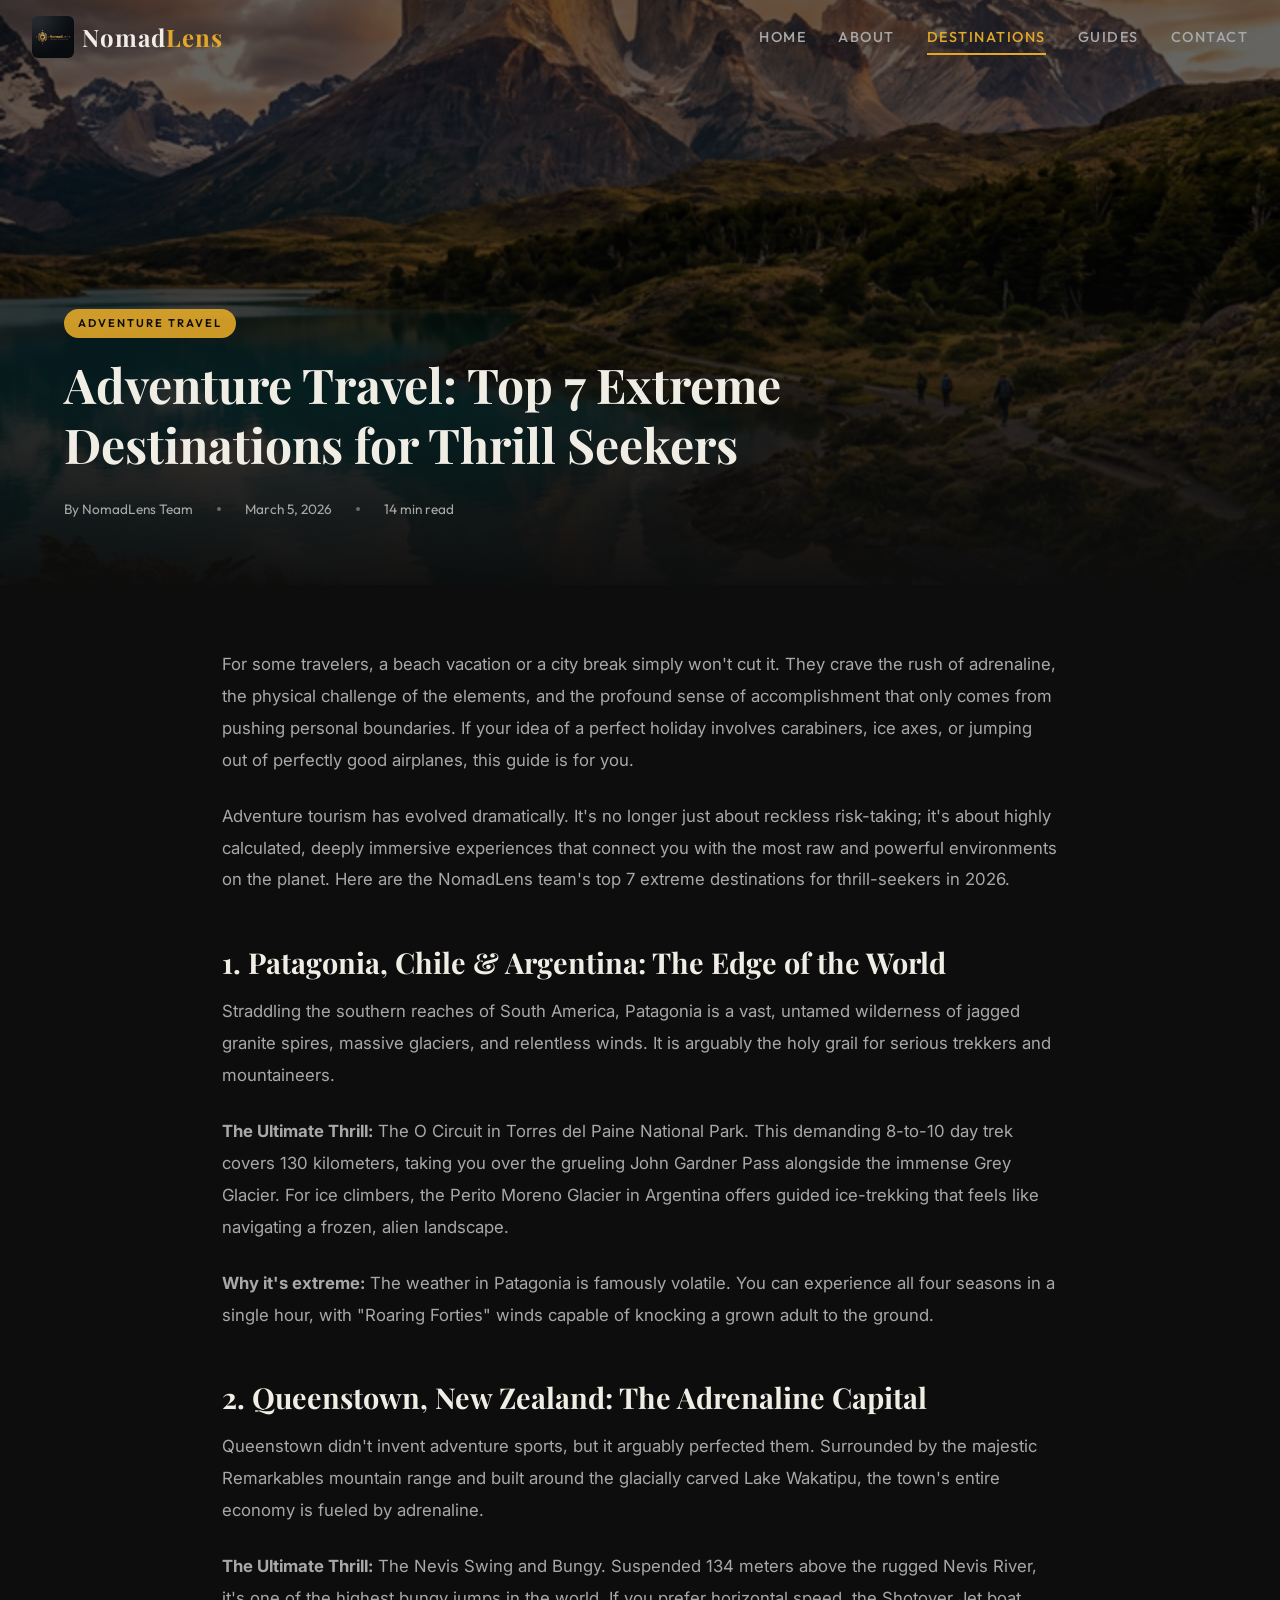
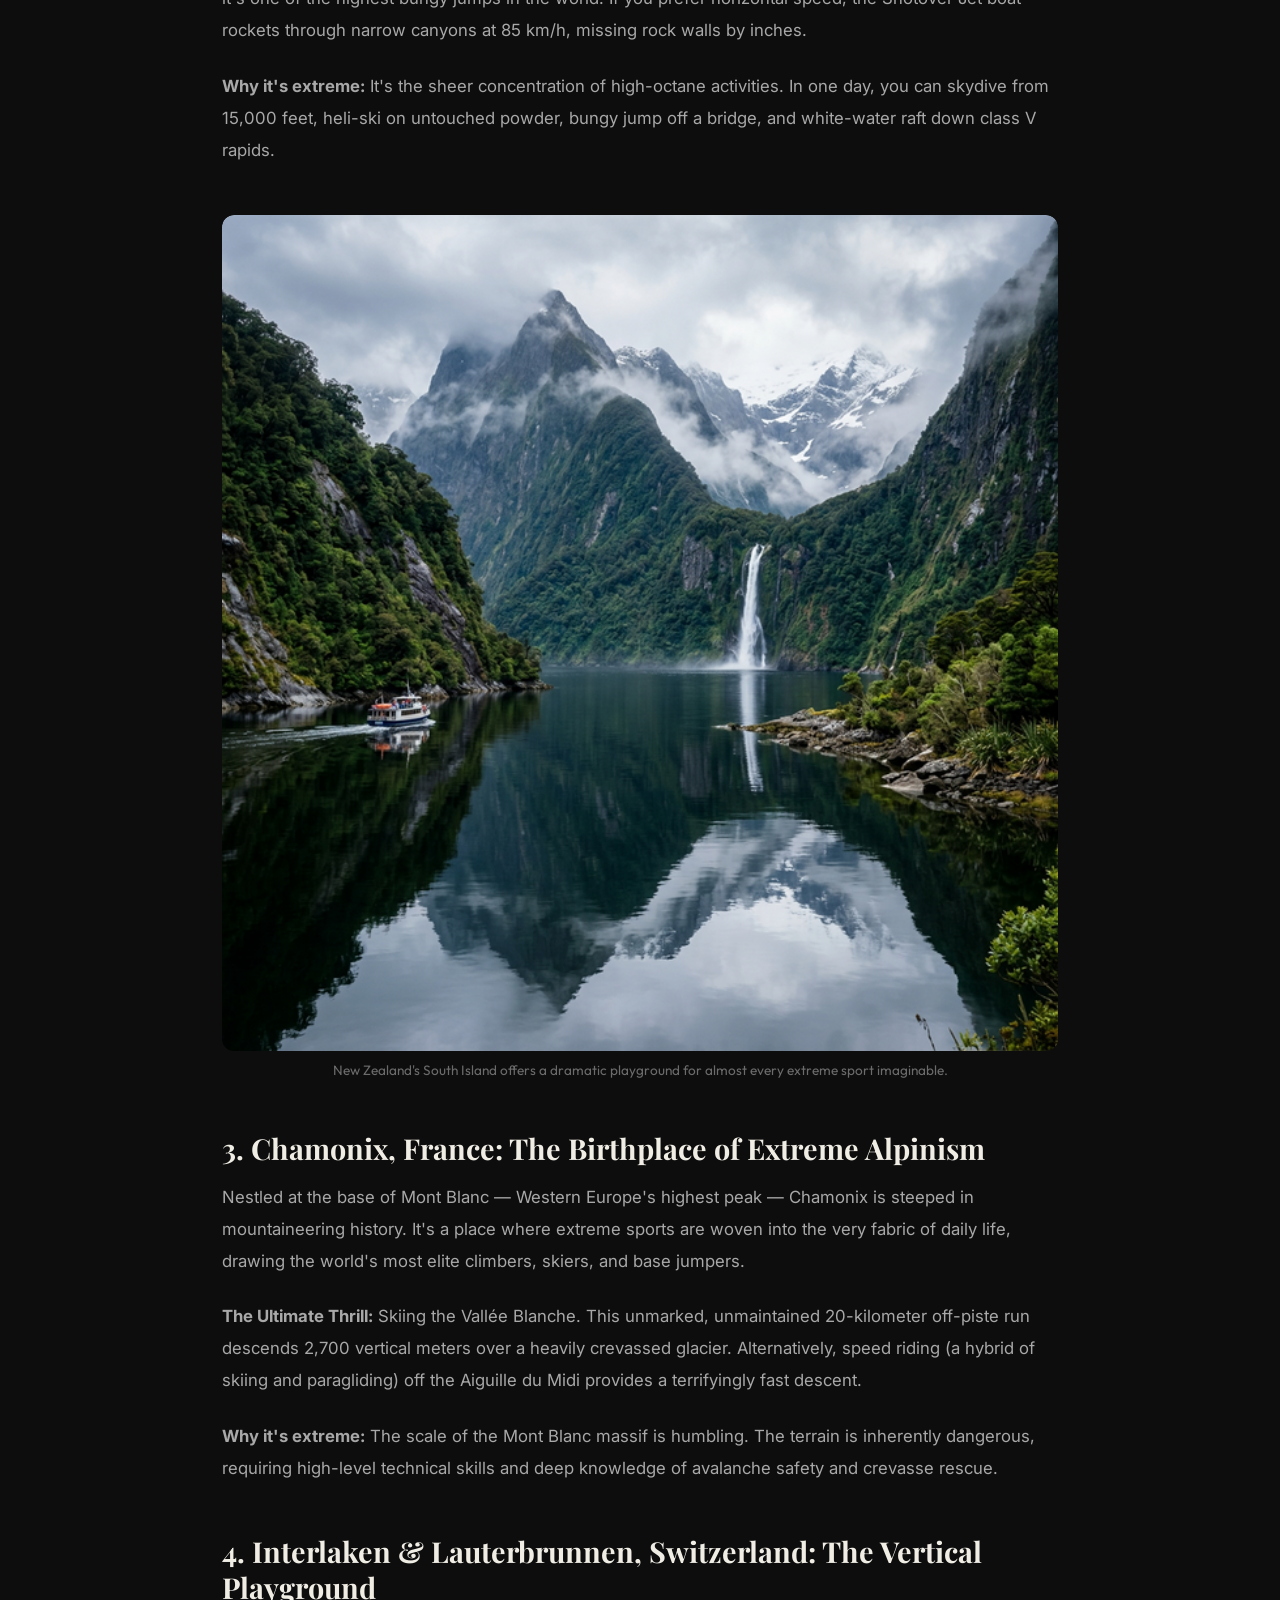
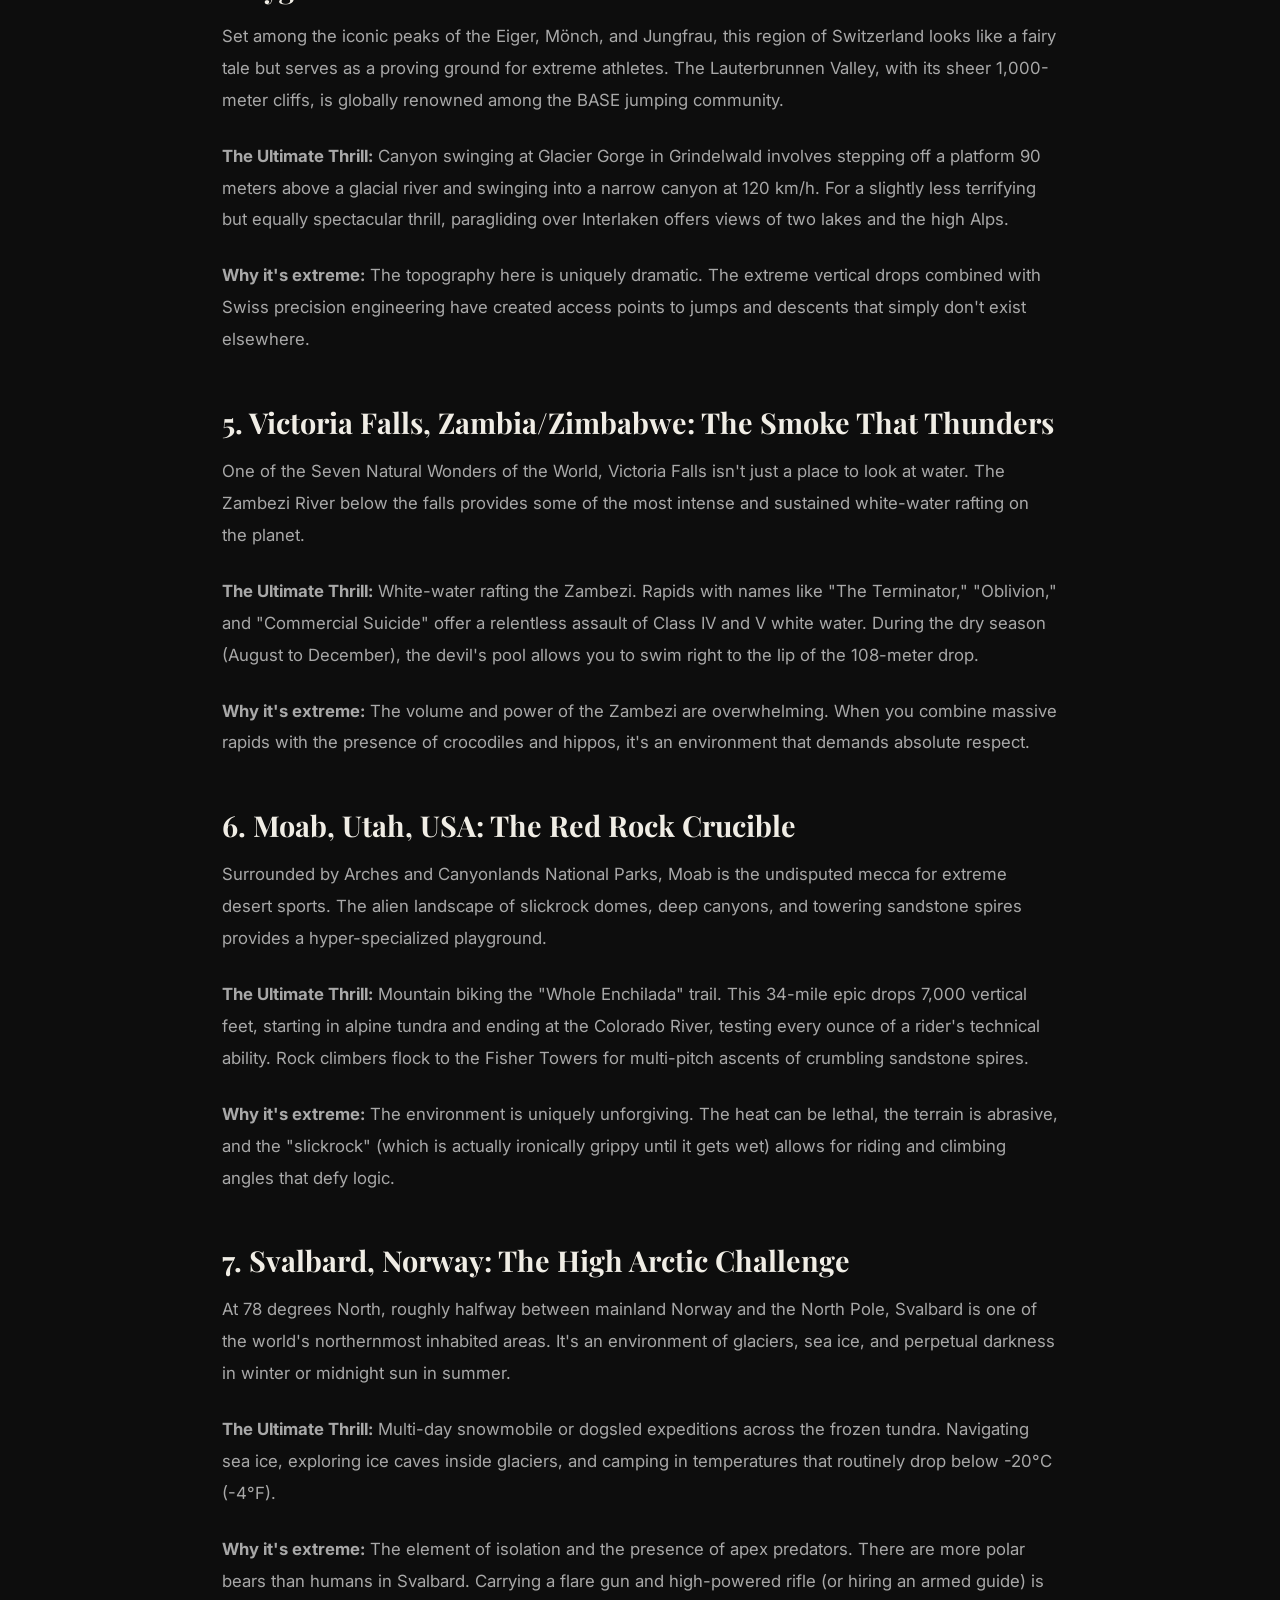
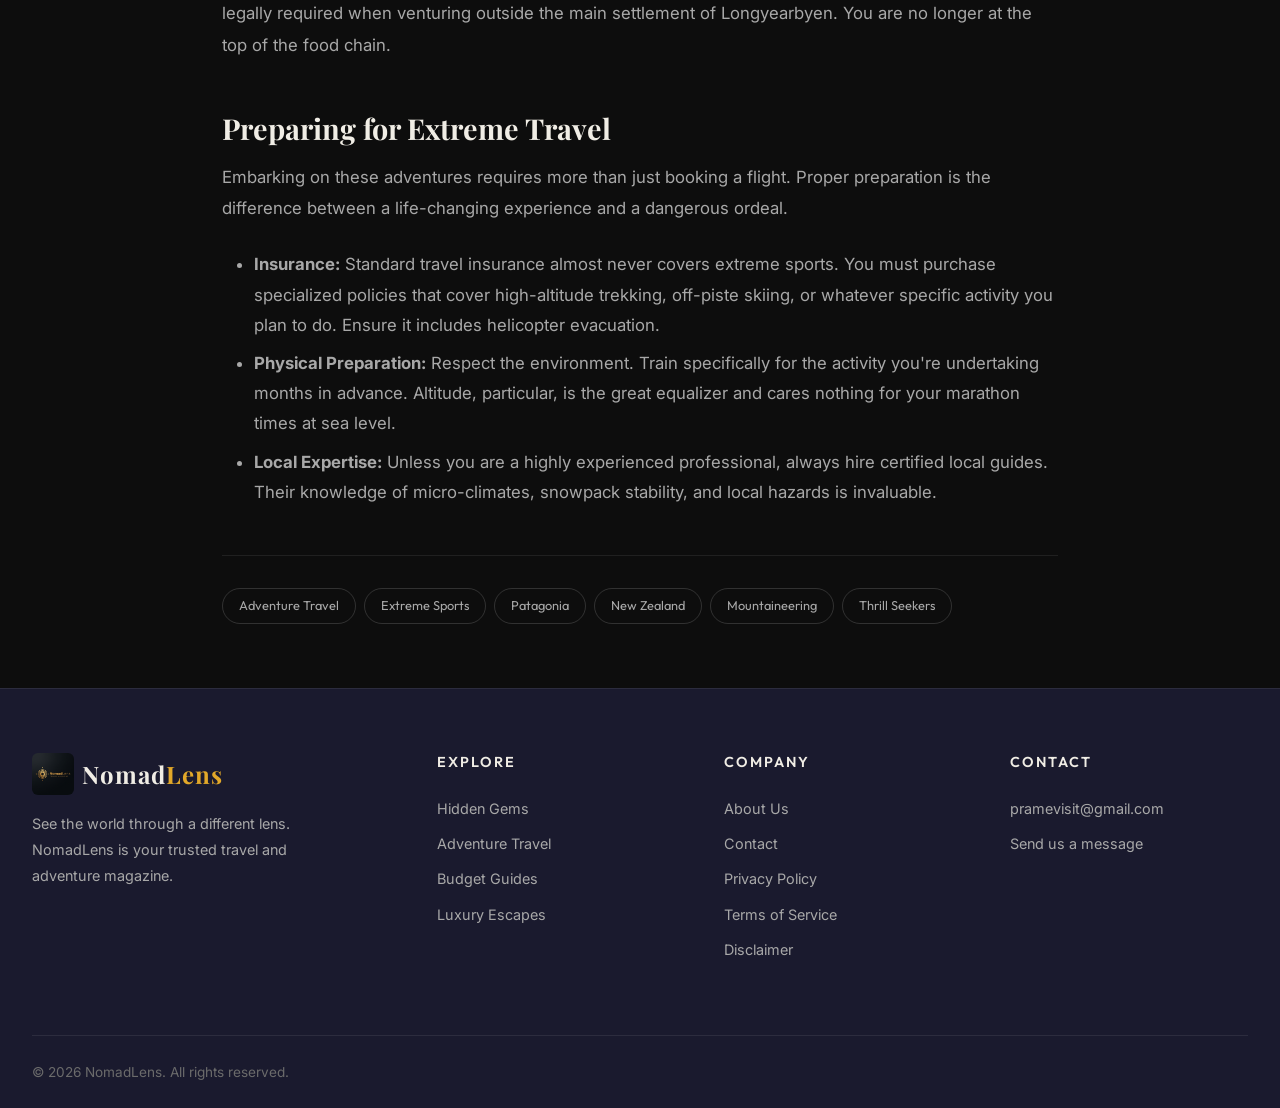
<file: article-extreme-adventure-destinations.html>
<!DOCTYPE html>
<html lang="en">

<head>
    <meta charset="UTF-8">
    <meta name="viewport" content="width=device-width, initial-scale=1.0">
    <title>Top 7 Extreme Destinations for Thrill Seekers — NomadLens</title>
    <meta name="description"
        content="Looking for the ultimate adrenaline rush? Discover the world's top 7 extreme adventure destinations for 2026, from Patagonia to New Zealand.">
    <meta name="keywords"
        content="extreme adventure travel, thrill seeker destinations, extreme sports travel, Patagonia hiking, New Zealand adventure, adventure tourism">
    <meta name="author" content="NomadLens">
    <meta name="robots" content="index, follow">
    <link rel="canonical" href="https://nomadlens.com/article-extreme-adventure-destinations.html">
    <meta property="og:type" content="article">
    <meta property="og:title" content="Top 7 Extreme Destinations for Thrill Seekers">
    <meta property="og:description" content="Discover the world's most adrenaline-pumping adventure destinations.">
    <meta property="og:image" content="images/patagonia-mountains.png">
    <meta property="article:published_time" content="2026-03-05">
    <link rel="stylesheet" href="style.css">
    <script type="application/ld+json">
  {
    "@context": "https://schema.org",
    "@type": "Article",
    "headline": "Top 7 Extreme Destinations for Thrill Seekers",
    "description": "Discover the world's top 7 extreme adventure destinations for 2026.",
    "image": "images/patagonia-mountains.png",
    "author": { "@type": "Organization", "name": "NomadLens" },
    "publisher": { "@type": "Organization", "name": "NomadLens" },
    "datePublished": "2026-03-05",
    "dateModified": "2026-03-05"
  }
  </script>
    <!-- Google AdSense -->
    <script async src="https://pagead2.googlesyndication.com/pagead/js/adsbygoogle.js?client=ca-pub-6546957481428602"
        crossorigin="anonymous"></script>
</head>

<body>

    <header class="header" id="header">
        <div class="container">
            <a href="index.html" class="logo">
                <img src="images/logo.png" alt="NomadLens Logo">
                <span class="logo-text">Nomad<span>Lens</span></span>
            </a>
            <nav class="nav-links" id="navLinks">
                <a href="index.html">Home</a>
                <a href="about.html">About</a>
                <a href="article-hidden-gems-southeast-asia.html" class="active">Destinations</a>
                <a href="article-budget-travel-europe.html">Guides</a>
                <a href="contact.html">Contact</a>
            </nav>
            <button class="menu-toggle" id="menuToggle" aria-label="Toggle menu">
                <span></span><span></span><span></span>
            </button>
        </div>
    </header>

    <section class="article-hero">
        <div class="article-hero-bg">
            <img src="images/patagonia-mountains.png"
                alt="Patagonia — dramatic jagged mountain peaks and turquoise glacial lake">
        </div>
        <div class="article-hero-overlay"></div>
        <div class="article-hero-content">
            <span class="card-category">Adventure Travel</span>
            <h1>Adventure Travel: Top 7 Extreme Destinations for Thrill Seekers</h1>
            <div class="article-meta">
                <span>By NomadLens Team</span>
                <span class="dot"></span>
                <span>March 5, 2026</span>
                <span class="dot"></span>
                <span>14 min read</span>
            </div>
        </div>
    </section>

    <article class="article-content">
        <p>For some travelers, a beach vacation or a city break simply won't cut it. They crave the rush of adrenaline,
            the physical challenge of the elements, and the profound sense of accomplishment that only comes from
            pushing personal boundaries. If your idea of a perfect holiday involves carabiners, ice axes, or jumping out
            of perfectly good airplanes, this guide is for you.</p>

        <p>Adventure tourism has evolved dramatically. It's no longer just about reckless risk-taking; it's about highly
            calculated, deeply immersive experiences that connect you with the most raw and powerful environments on the
            planet. Here are the NomadLens team's top 7 extreme destinations for thrill-seekers in 2026.</p>

        <h2>1. Patagonia, Chile & Argentina: The Edge of the World</h2>
        <p>Straddling the southern reaches of South America, Patagonia is a vast, untamed wilderness of jagged granite
            spires, massive glaciers, and relentless winds. It is arguably the holy grail for serious trekkers and
            mountaineers.</p>
        <p><strong>The Ultimate Thrill:</strong> The O Circuit in Torres del Paine National Park. This demanding 8-to-10
            day trek covers 130 kilometers, taking you over the grueling John Gardner Pass alongside the immense Grey
            Glacier. For ice climbers, the Perito Moreno Glacier in Argentina offers guided ice-trekking that feels like
            navigating a frozen, alien landscape.</p>
        <p><strong>Why it's extreme:</strong> The weather in Patagonia is famously volatile. You can experience all four
            seasons in a single hour, with "Roaring Forties" winds capable of knocking a grown adult to the ground.</p>

        <h2>2. Queenstown, New Zealand: The Adrenaline Capital</h2>
        <p>Queenstown didn't invent adventure sports, but it arguably perfected them. Surrounded by the majestic
            Remarkables mountain range and built around the glacially carved Lake Wakatipu, the town's entire economy is
            fueled by adrenaline.</p>
        <p><strong>The Ultimate Thrill:</strong> The Nevis Swing and Bungy. Suspended 134 meters above the rugged Nevis
            River, it's one of the highest bungy jumps in the world. If you prefer horizontal speed, the Shotover Jet
            boat rockets through narrow canyons at 85 km/h, missing rock walls by inches.</p>
        <p><strong>Why it's extreme:</strong> It's the sheer concentration of high-octane activities. In one day, you
            can skydive from 15,000 feet, heli-ski on untouched powder, bungy jump off a bridge, and white-water raft
            down class V rapids.</p>

        <figure class="article-image">
            <img src="images/new-zealand.png"
                alt="Queenstown New Zealand landscape — Milford Sound fjord with dramatic cliffs">
            <figcaption>New Zealand's South Island offers a dramatic playground for almost every extreme sport
                imaginable.</figcaption>
        </figure>

        <h2>3. Chamonix, France: The Birthplace of Extreme Alpinism</h2>
        <p>Nestled at the base of Mont Blanc — Western Europe's highest peak — Chamonix is steeped in mountaineering
            history. It's a place where extreme sports are woven into the very fabric of daily life, drawing the world's
            most elite climbers, skiers, and base jumpers.</p>
        <p><strong>The Ultimate Thrill:</strong> Skiing the Vallée Blanche. This unmarked, unmaintained 20-kilometer
            off-piste run descends 2,700 vertical meters over a heavily crevassed glacier. Alternatively, speed riding
            (a hybrid of skiing and paragliding) off the Aiguille du Midi provides a terrifyingly fast descent.</p>
        <p><strong>Why it's extreme:</strong> The scale of the Mont Blanc massif is humbling. The terrain is inherently
            dangerous, requiring high-level technical skills and deep knowledge of avalanche safety and crevasse rescue.
        </p>

        <h2>4. Interlaken & Lauterbrunnen, Switzerland: The Vertical Playground</h2>
        <p>Set among the iconic peaks of the Eiger, Mönch, and Jungfrau, this region of Switzerland looks like a fairy
            tale but serves as a proving ground for extreme athletes. The Lauterbrunnen Valley, with its sheer
            1,000-meter cliffs, is globally renowned among the BASE jumping community.</p>
        <p><strong>The Ultimate Thrill:</strong> Canyon swinging at Glacier Gorge in Grindelwald involves stepping off a
            platform 90 meters above a glacial river and swinging into a narrow canyon at 120 km/h. For a slightly less
            terrifying but equally spectacular thrill, paragliding over Interlaken offers views of two lakes and the
            high Alps.</p>
        <p><strong>Why it's extreme:</strong> The topography here is uniquely dramatic. The extreme vertical drops
            combined with Swiss precision engineering have created access points to jumps and descents that simply don't
            exist elsewhere.</p>

        <h2>5. Victoria Falls, Zambia/Zimbabwe: The Smoke That Thunders</h2>
        <p>One of the Seven Natural Wonders of the World, Victoria Falls isn't just a place to look at water. The
            Zambezi River below the falls provides some of the most intense and sustained white-water rafting on the
            planet.</p>
        <p><strong>The Ultimate Thrill:</strong> White-water rafting the Zambezi. Rapids with names like "The
            Terminator," "Oblivion," and "Commercial Suicide" offer a relentless assault of Class IV and V white water.
            During the dry season (August to December), the devil's pool allows you to swim right to the lip of the
            108-meter drop.</p>
        <p><strong>Why it's extreme:</strong> The volume and power of the Zambezi are overwhelming. When you combine
            massive rapids with the presence of crocodiles and hippos, it's an environment that demands absolute
            respect.</p>

        <h2>6. Moab, Utah, USA: The Red Rock Crucible</h2>
        <p>Surrounded by Arches and Canyonlands National Parks, Moab is the undisputed mecca for extreme desert sports.
            The alien landscape of slickrock domes, deep canyons, and towering sandstone spires provides a
            hyper-specialized playground.</p>
        <p><strong>The Ultimate Thrill:</strong> Mountain biking the "Whole Enchilada" trail. This 34-mile epic drops
            7,000 vertical feet, starting in alpine tundra and ending at the Colorado River, testing every ounce of a
            rider's technical ability. Rock climbers flock to the Fisher Towers for multi-pitch ascents of crumbling
            sandstone spires.</p>
        <p><strong>Why it's extreme:</strong> The environment is uniquely unforgiving. The heat can be lethal, the
            terrain is abrasive, and the "slickrock" (which is actually ironically grippy until it gets wet) allows for
            riding and climbing angles that defy logic.</p>

        <h2>7. Svalbard, Norway: The High Arctic Challenge</h2>
        <p>At 78 degrees North, roughly halfway between mainland Norway and the North Pole, Svalbard is one of the
            world's northernmost inhabited areas. It's an environment of glaciers, sea ice, and perpetual darkness in
            winter or midnight sun in summer.</p>
        <p><strong>The Ultimate Thrill:</strong> Multi-day snowmobile or dogsled expeditions across the frozen tundra.
            Navigating sea ice, exploring ice caves inside glaciers, and camping in temperatures that routinely drop
            below -20°C (-4°F).</p>
        <p><strong>Why it's extreme:</strong> The element of isolation and the presence of apex predators. There are
            more polar bears than humans in Svalbard. Carrying a flare gun and high-powered rifle (or hiring an armed
            guide) is legally required when venturing outside the main settlement of Longyearbyen. You are no longer at
            the top of the food chain.</p>

        <h2>Preparing for Extreme Travel</h2>
        <p>Embarking on these adventures requires more than just booking a flight. Proper preparation is the difference
            between a life-changing experience and a dangerous ordeal.</p>
        <ul>
            <li><strong>Insurance:</strong> Standard travel insurance almost never covers extreme sports. You must
                purchase specialized policies that cover high-altitude trekking, off-piste skiing, or whatever specific
                activity you plan to do. Ensure it includes helicopter evacuation.</li>
            <li><strong>Physical Preparation:</strong> Respect the environment. Train specifically for the activity
                you're undertaking months in advance. Altitude, particular, is the great equalizer and cares nothing for
                your marathon times at sea level.</li>
            <li><strong>Local Expertise:</strong> Unless you are a highly experienced professional, always hire
                certified local guides. Their knowledge of micro-climates, snowpack stability, and local hazards is
                invaluable.</li>
        </ul>

        <div class="article-tags">
            <a href="#" class="article-tag">Adventure Travel</a>
            <a href="#" class="article-tag">Extreme Sports</a>
            <a href="#" class="article-tag">Patagonia</a>
            <a href="#" class="article-tag">New Zealand</a>
            <a href="#" class="article-tag">Mountaineering</a>
            <a href="#" class="article-tag">Thrill Seekers</a>
        </div>
    </article>

    <footer class="footer">
        <div class="container">
            <div class="footer-grid">
                <div class="footer-brand">
                    <a href="index.html" class="logo">
                        <img src="images/logo.png" alt="NomadLens Logo">
                        <span class="logo-text">Nomad<span>Lens</span></span>
                    </a>
                    <p>See the world through a different lens. NomadLens is your trusted travel and adventure magazine.
                    </p>
                </div>
                <div class="footer-col">
                    <h4>Explore</h4>
                    <ul>
                        <li><a href="article-hidden-gems-southeast-asia.html">Hidden Gems</a></li>
                        <li><a href="article-extreme-adventure-destinations.html">Adventure Travel</a></li>
                        <li><a href="article-budget-travel-europe.html">Budget Guides</a></li>
                        <li><a href="article-maldives-travel-guide.html">Luxury Escapes</a></li>
                    </ul>
                </div>
                <div class="footer-col">
                    <h4>Company</h4>
                    <ul>
                        <li><a href="about.html">About Us</a></li>
                        <li><a href="contact.html">Contact</a></li>
                        <li><a href="privacy-policy.html">Privacy Policy</a></li>
                        <li><a href="terms.html">Terms of Service</a></li>
                        <li><a href="disclaimer.html">Disclaimer</a></li>
                    </ul>
                </div>
                <div class="footer-col">
                    <h4>Contact</h4>
                    <ul>
                        <li><a href="mailto:pramevisit@gmail.com">pramevisit@gmail.com</a></li>
                        <li><a href="contact.html">Send us a message</a></li>
                    </ul>
                </div>
            </div>
            <div class="footer-bottom">
                <p>&copy; 2026 NomadLens. All rights reserved.</p>
            </div>
        </div>
    </footer>

    <script src="script.js"></script>
</body>

</html>
</file>
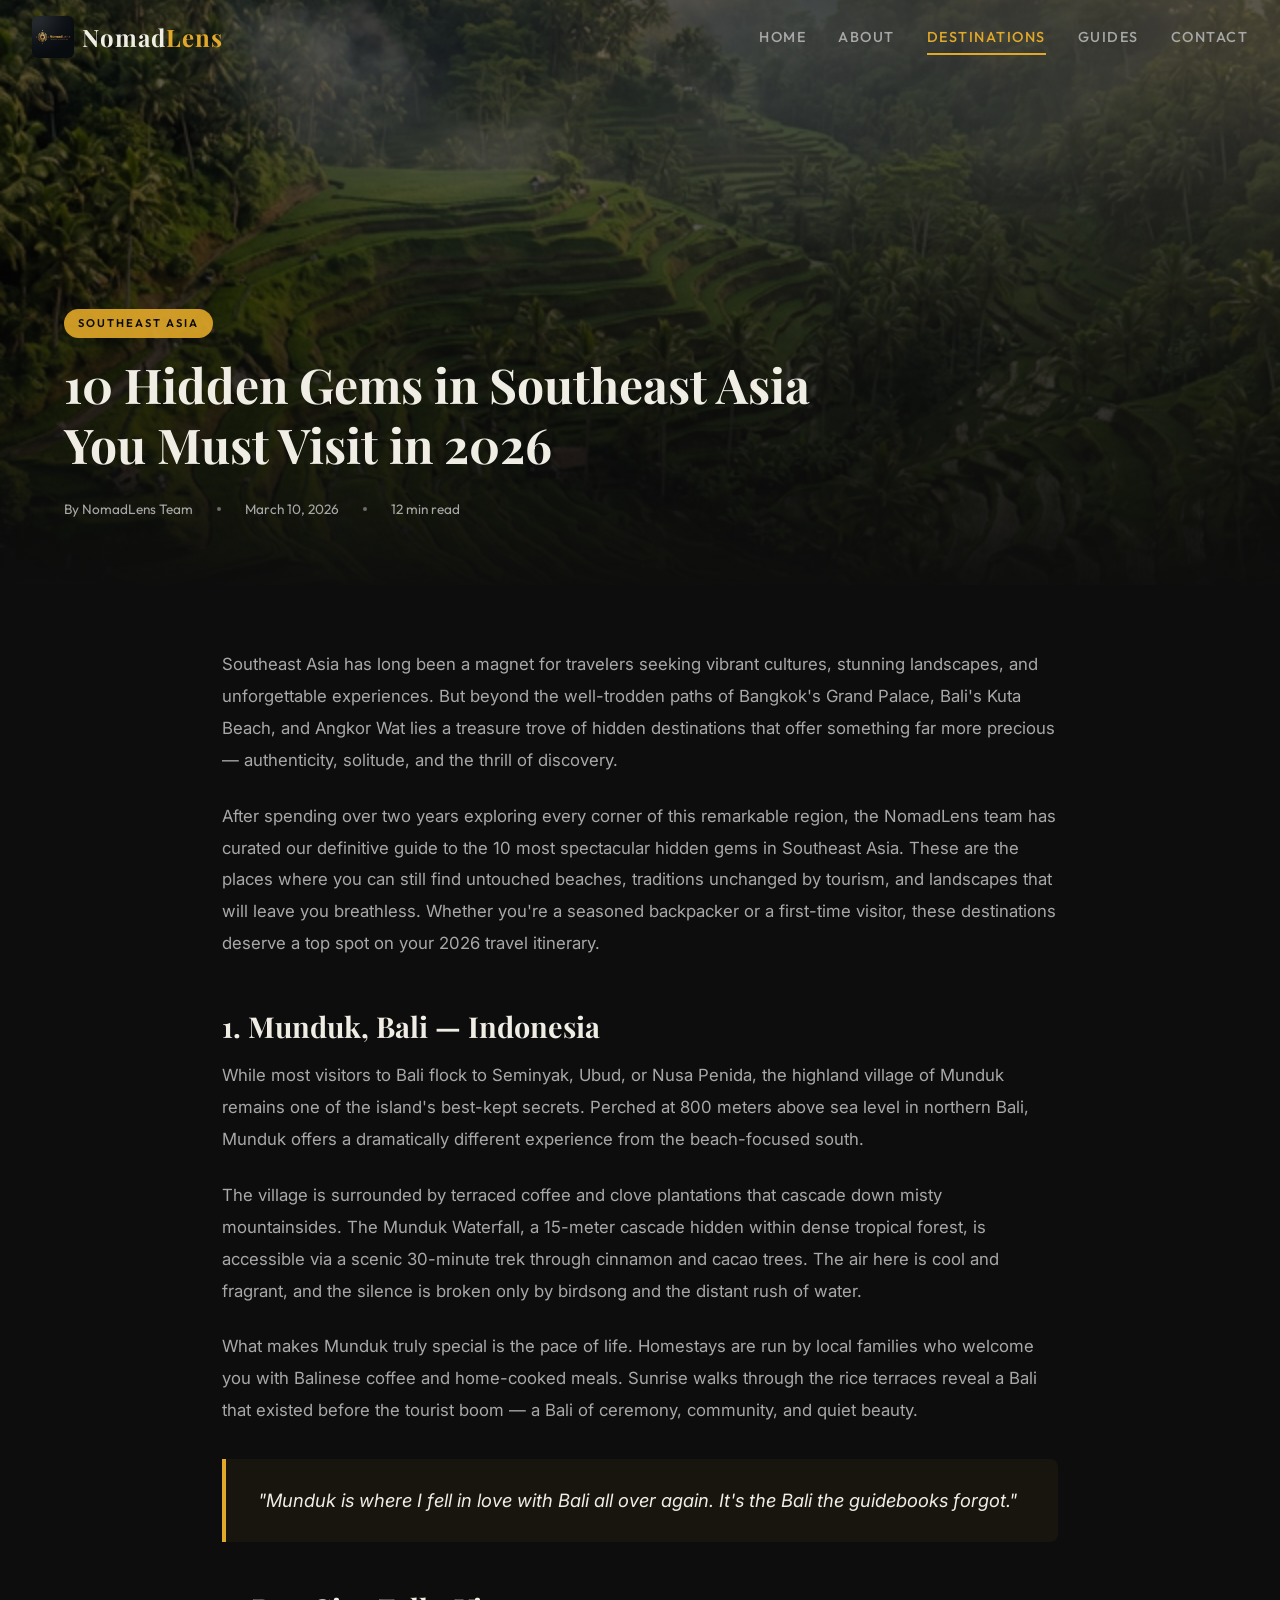
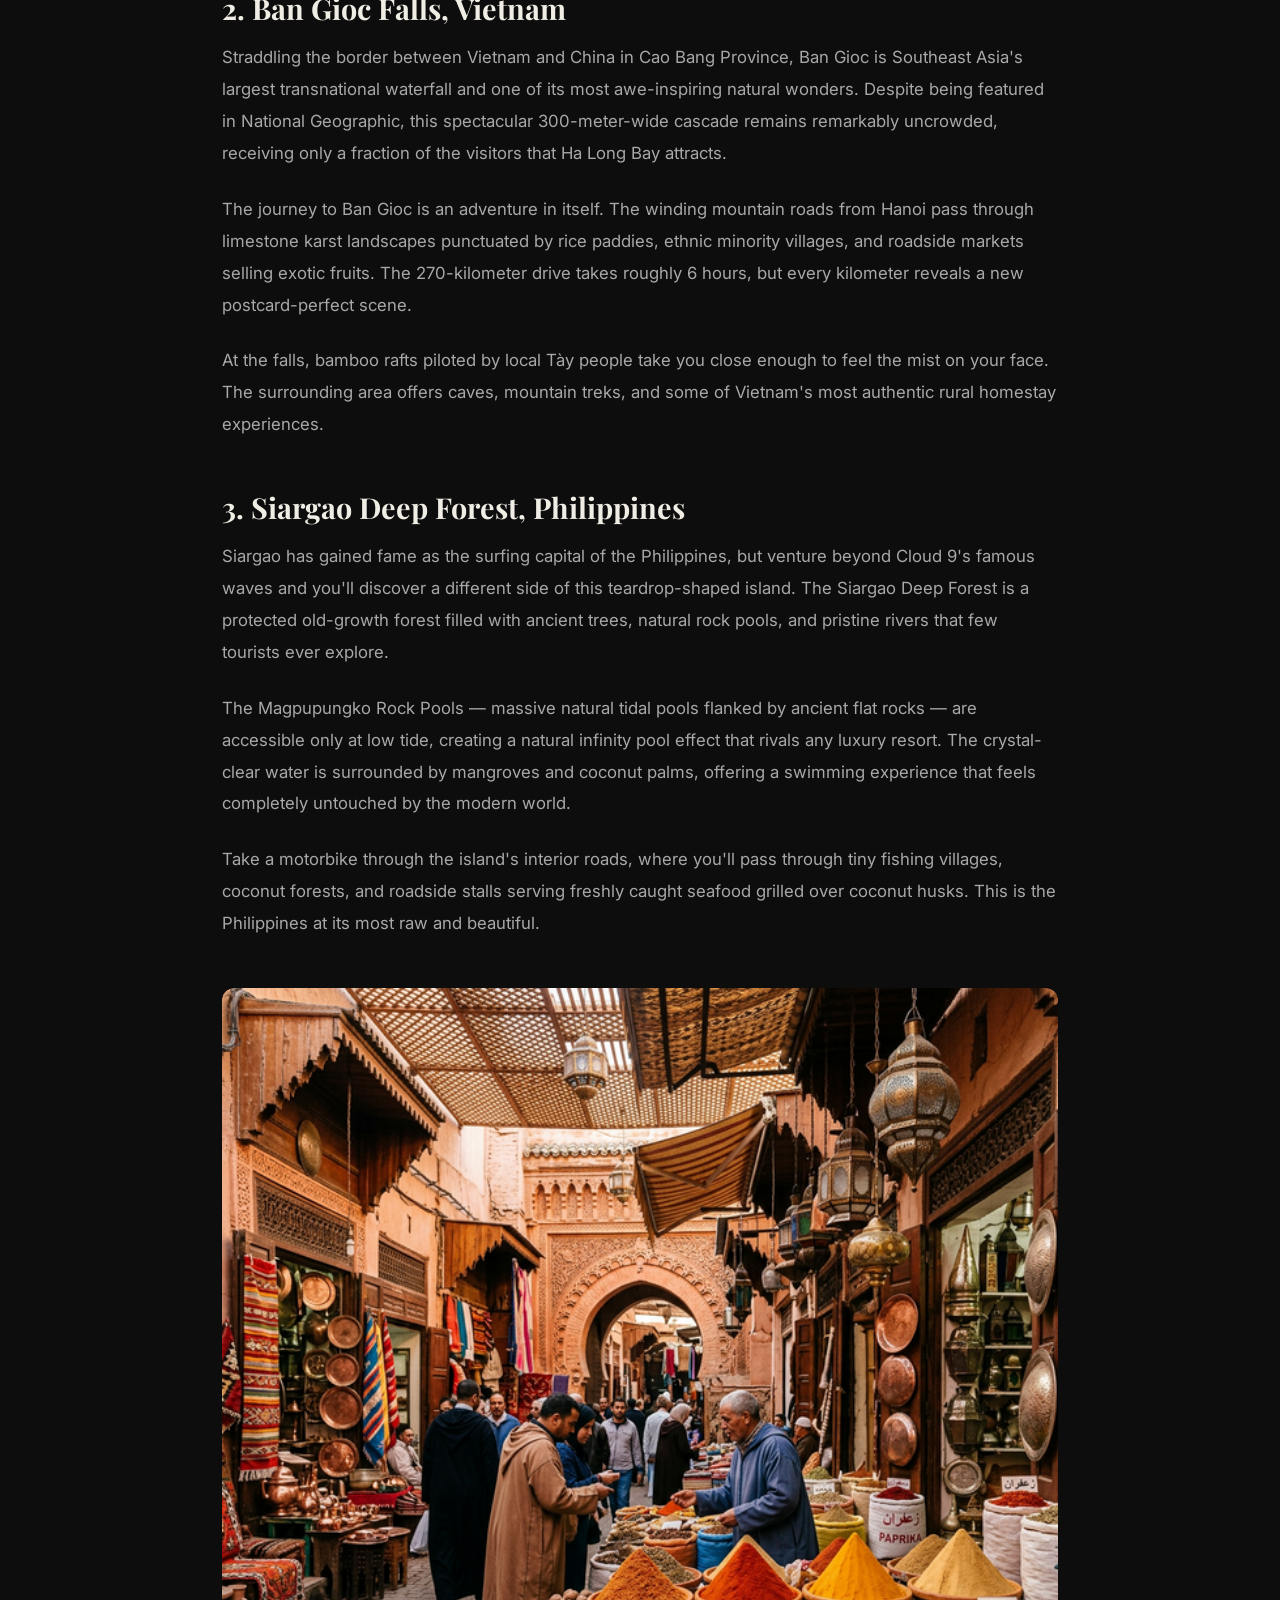
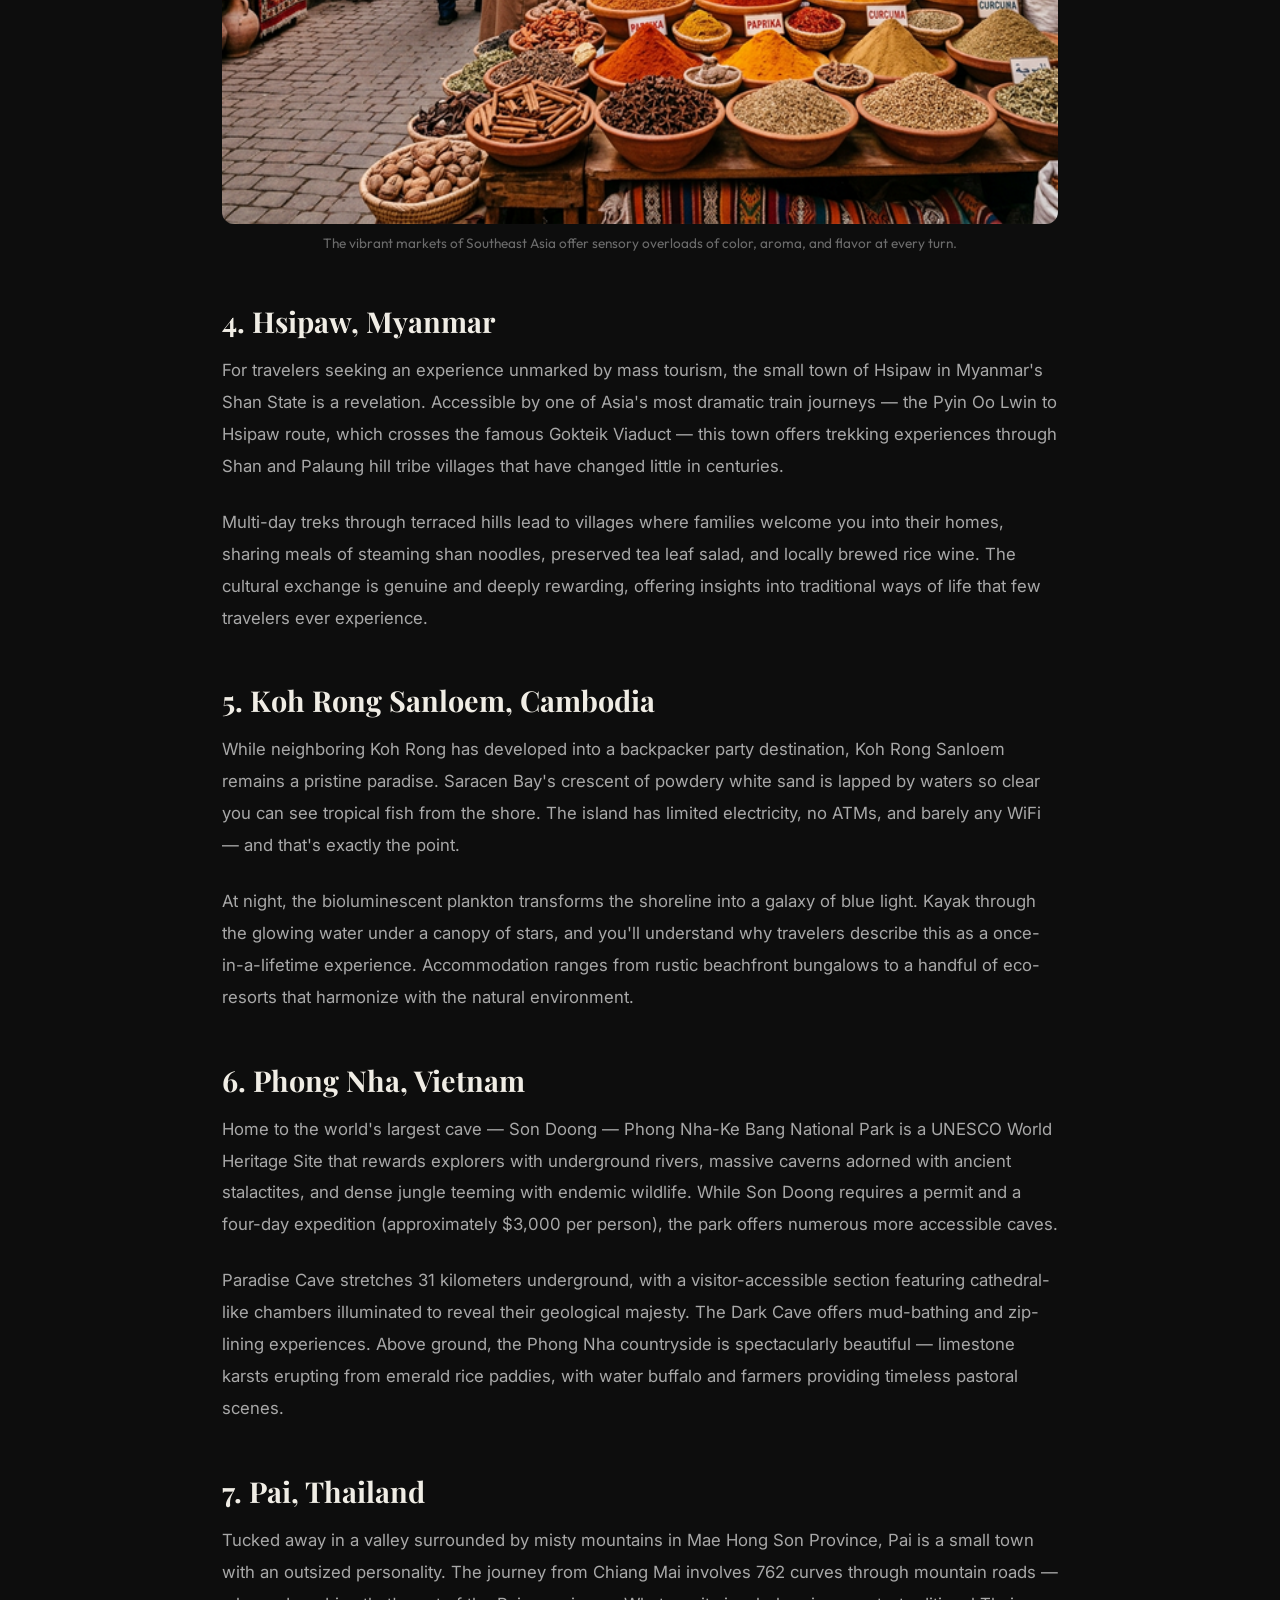
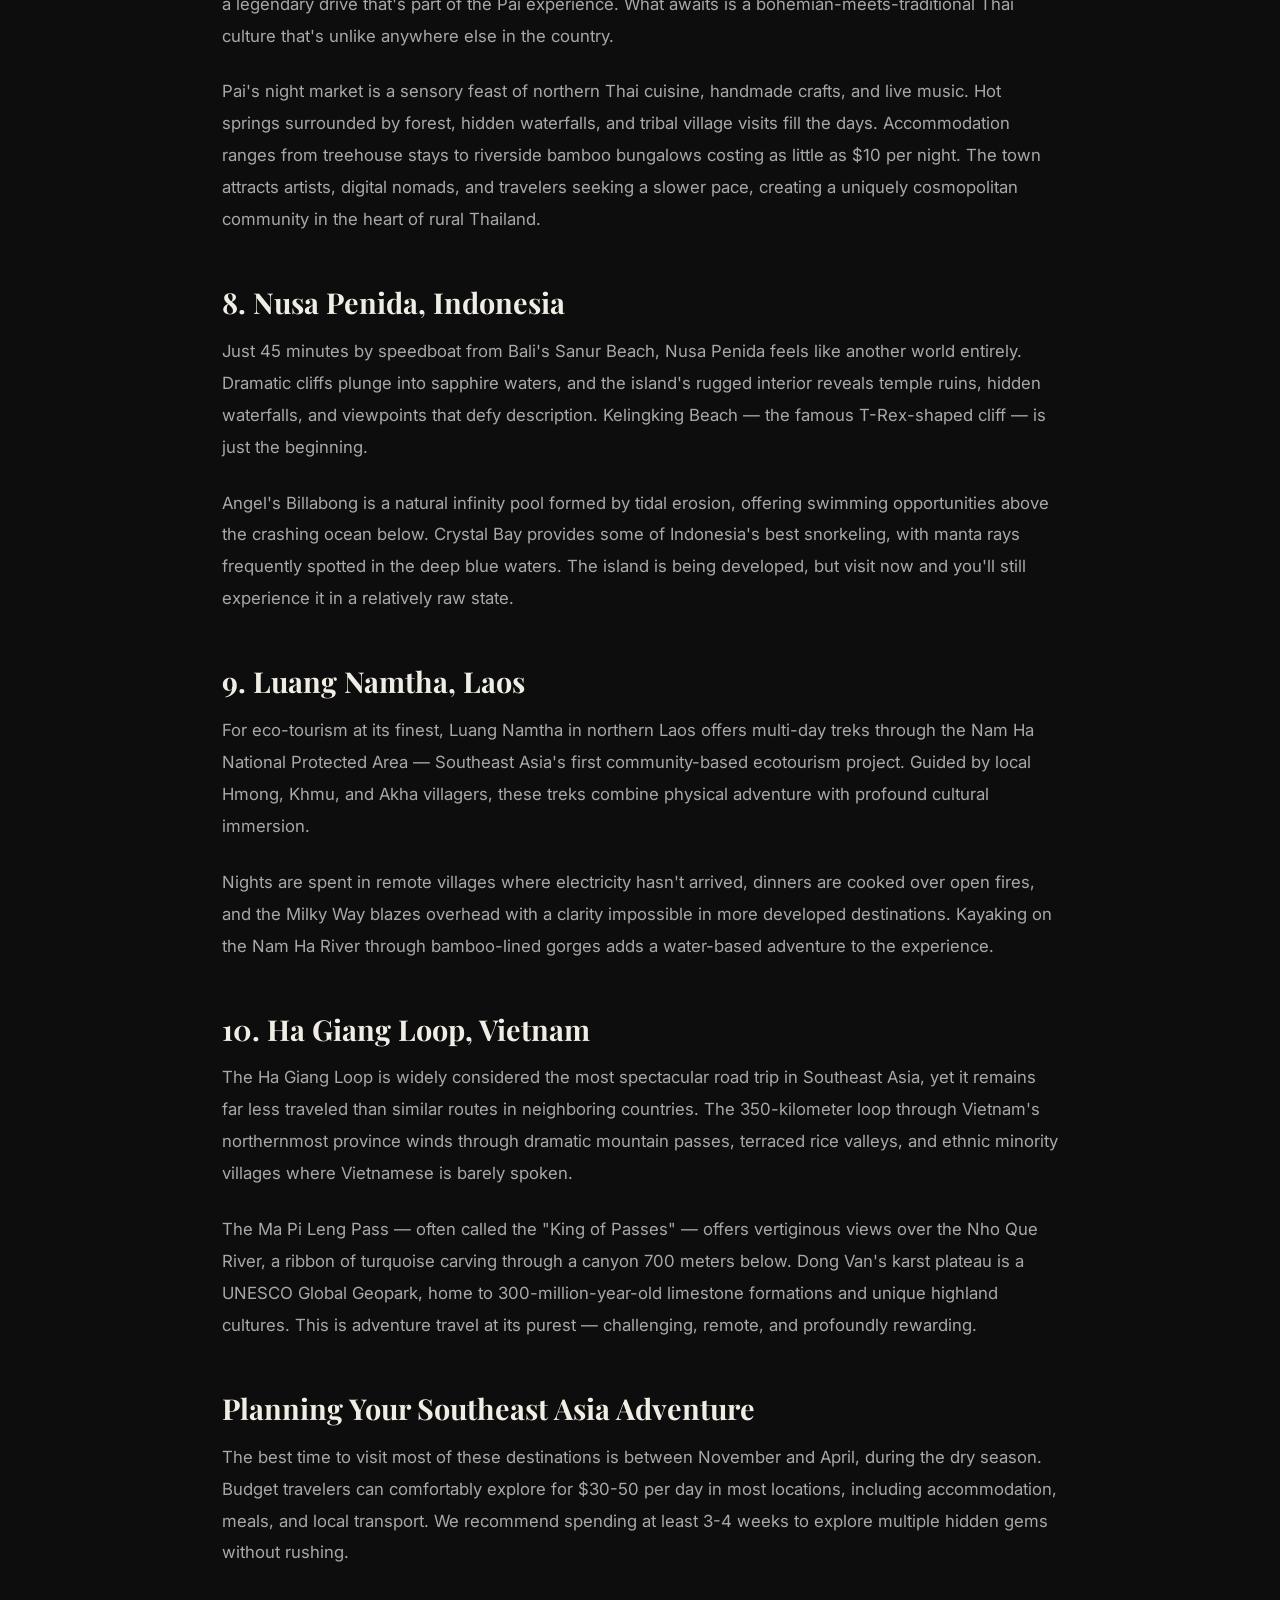
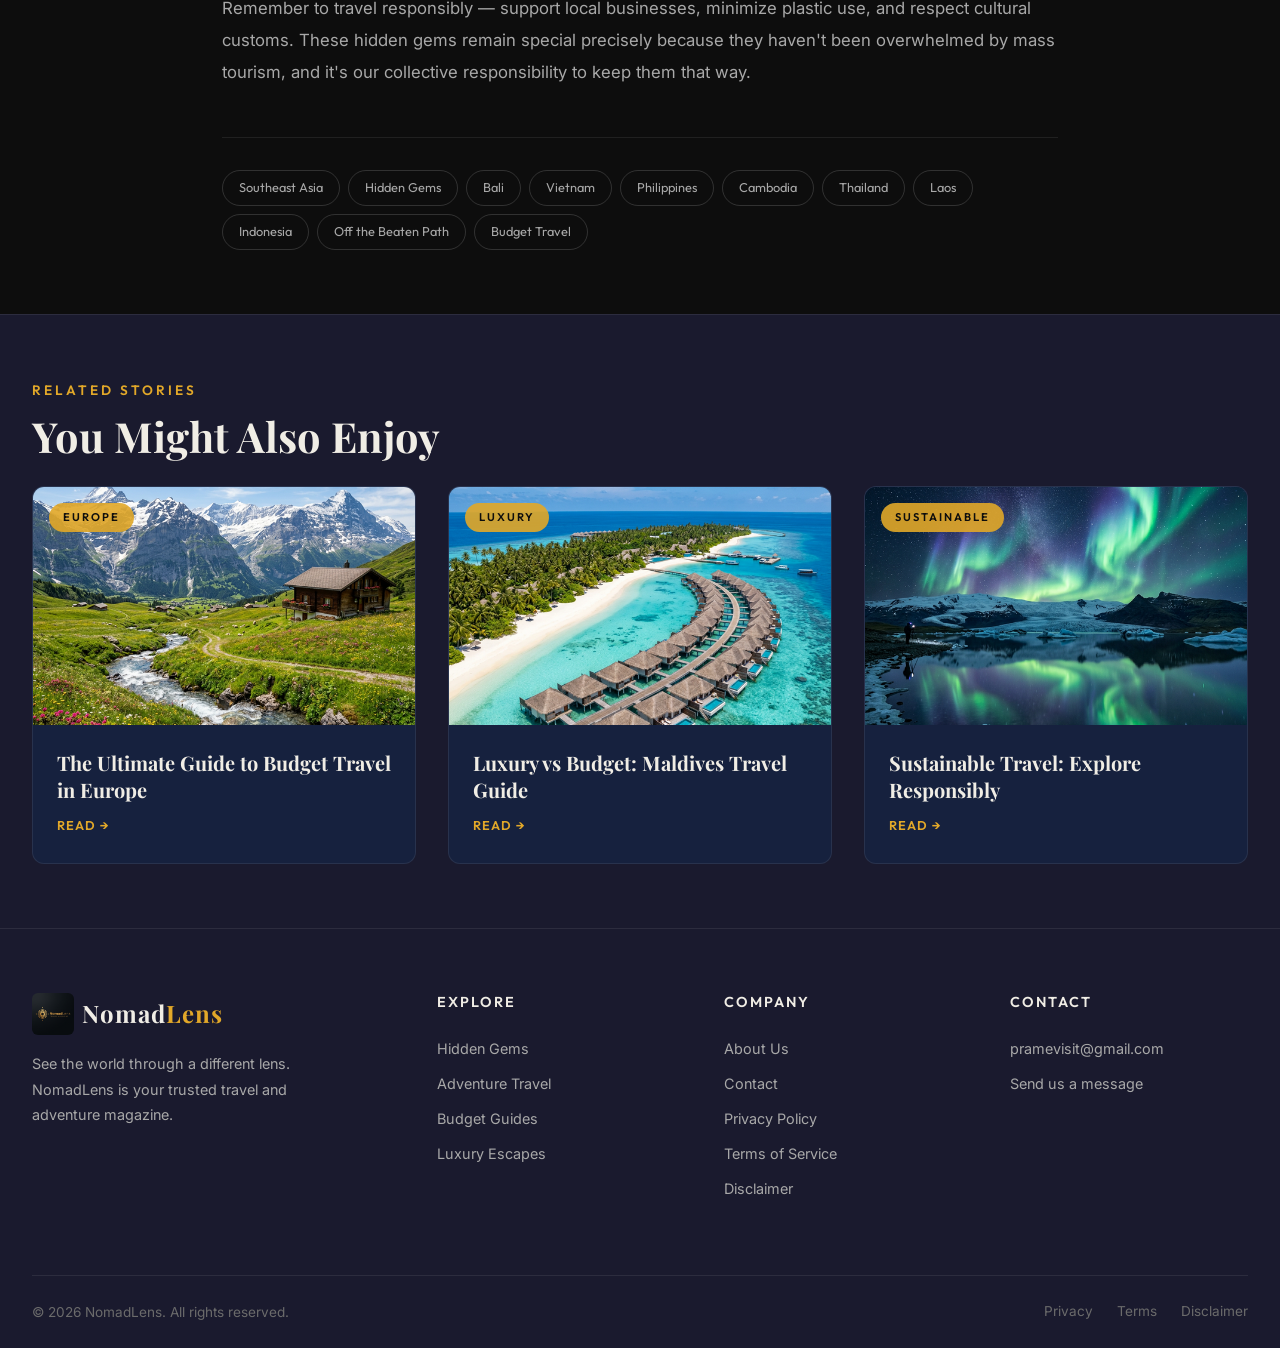
<file: article-hidden-gems-southeast-asia.html>
<!DOCTYPE html>
<html lang="en">

<head>
    <meta charset="UTF-8">
    <meta name="viewport" content="width=device-width, initial-scale=1.0">
    <title>10 Hidden Gems in Southeast Asia You Must Visit in 2026 — NomadLens</title>
    <meta name="description"
        content="Discover 10 breathtaking hidden gems in Southeast Asia for 2026. From Bali's secret rice terraces to untouched Philippine islands, these off-the-beaten-path destinations will transform your travels.">
    <meta name="keywords"
        content="hidden gems Southeast Asia, off the beaten path Asia, secret destinations Bali, best of Southeast Asia 2026, hidden travel spots, underrated Asian destinations">
    <meta name="author" content="NomadLens">
    <meta name="robots" content="index, follow">
    <link rel="canonical" href="https://nomadlens.com/article-hidden-gems-southeast-asia.html">
    <meta property="og:type" content="article">
    <meta property="og:title" content="10 Hidden Gems in Southeast Asia You Must Visit in 2026">
    <meta property="og:description"
        content="Discover Southeast Asia's most spectacular hidden destinations that most travelers never find.">
    <meta property="og:image" content="images/bali-rice-terraces.png">
    <meta property="article:published_time" content="2026-03-10">
    <meta property="article:author" content="NomadLens">
    <meta property="article:section" content="Destinations">
    <meta property="article:tag" content="Southeast Asia, Hidden Gems, Travel Guide">
    <link rel="stylesheet" href="style.css">
    <script type="application/ld+json">
  {
    "@context": "https://schema.org",
    "@type": "Article",
    "headline": "10 Hidden Gems in Southeast Asia You Must Visit in 2026",
    "description": "Discover 10 breathtaking hidden gems in Southeast Asia for 2026.",
    "image": "images/bali-rice-terraces.png",
    "author": { "@type": "Organization", "name": "NomadLens" },
    "publisher": { "@type": "Organization", "name": "NomadLens" },
    "datePublished": "2026-03-10",
    "dateModified": "2026-03-10"
  }
  </script>
    <!-- Google AdSense -->
    <script async src="https://pagead2.googlesyndication.com/pagead/js/adsbygoogle.js?client=ca-pub-6546957481428602"
        crossorigin="anonymous"></script>
</head>

<body>

    <header class="header" id="header">
        <div class="container">
            <a href="index.html" class="logo">
                <img src="images/logo.png" alt="NomadLens Logo">
                <span class="logo-text">Nomad<span>Lens</span></span>
            </a>
            <nav class="nav-links" id="navLinks">
                <a href="index.html">Home</a>
                <a href="about.html">About</a>
                <a href="article-hidden-gems-southeast-asia.html" class="active">Destinations</a>
                <a href="article-budget-travel-europe.html">Guides</a>
                <a href="contact.html">Contact</a>
            </nav>
            <button class="menu-toggle" id="menuToggle" aria-label="Toggle menu">
                <span></span><span></span><span></span>
            </button>
        </div>
    </header>

    <!-- Article Hero -->
    <section class="article-hero">
        <div class="article-hero-bg">
            <img src="images/bali-rice-terraces.png"
                alt="Bali rice terraces — lush emerald green terraced fields with morning mist in Indonesia">
        </div>
        <div class="article-hero-overlay"></div>
        <div class="article-hero-content">
            <span class="card-category">Southeast Asia</span>
            <h1>10 Hidden Gems in Southeast Asia You Must Visit in 2026</h1>
            <div class="article-meta">
                <span>By NomadLens Team</span>
                <span class="dot"></span>
                <span>March 10, 2026</span>
                <span class="dot"></span>
                <span>12 min read</span>
            </div>
        </div>
    </section>

    <!-- Article Content -->
    <article class="article-content">
        <p>Southeast Asia has long been a magnet for travelers seeking vibrant cultures, stunning landscapes, and
            unforgettable experiences. But beyond the well-trodden paths of Bangkok's Grand Palace, Bali's Kuta Beach,
            and Angkor Wat lies a treasure trove of hidden destinations that offer something far more precious —
            authenticity, solitude, and the thrill of discovery.</p>

        <p>After spending over two years exploring every corner of this remarkable region, the NomadLens team has
            curated our definitive guide to the 10 most spectacular hidden gems in Southeast Asia. These are the places
            where you can still find untouched beaches, traditions unchanged by tourism, and landscapes that will leave
            you breathless. Whether you're a seasoned backpacker or a first-time visitor, these destinations deserve a
            top spot on your 2026 travel itinerary.</p>

        <h2>1. Munduk, Bali — Indonesia</h2>
        <p>While most visitors to Bali flock to Seminyak, Ubud, or Nusa Penida, the highland village of Munduk remains
            one of the island's best-kept secrets. Perched at 800 meters above sea level in northern Bali, Munduk offers
            a dramatically different experience from the beach-focused south.</p>
        <p>The village is surrounded by terraced coffee and clove plantations that cascade down misty mountainsides. The
            Munduk Waterfall, a 15-meter cascade hidden within dense tropical forest, is accessible via a scenic
            30-minute trek through cinnamon and cacao trees. The air here is cool and fragrant, and the silence is
            broken only by birdsong and the distant rush of water.</p>
        <p>What makes Munduk truly special is the pace of life. Homestays are run by local families who welcome you with
            Balinese coffee and home-cooked meals. Sunrise walks through the rice terraces reveal a Bali that existed
            before the tourist boom — a Bali of ceremony, community, and quiet beauty.</p>

        <blockquote>
            <p>"Munduk is where I fell in love with Bali all over again. It's the Bali the guidebooks forgot."</p>
        </blockquote>

        <h2>2. Ban Gioc Falls, Vietnam</h2>
        <p>Straddling the border between Vietnam and China in Cao Bang Province, Ban Gioc is Southeast Asia's largest
            transnational waterfall and one of its most awe-inspiring natural wonders. Despite being featured in
            National Geographic, this spectacular 300-meter-wide cascade remains remarkably uncrowded, receiving only a
            fraction of the visitors that Ha Long Bay attracts.</p>
        <p>The journey to Ban Gioc is an adventure in itself. The winding mountain roads from Hanoi pass through
            limestone karst landscapes punctuated by rice paddies, ethnic minority villages, and roadside markets
            selling exotic fruits. The 270-kilometer drive takes roughly 6 hours, but every kilometer reveals a new
            postcard-perfect scene.</p>
        <p>At the falls, bamboo rafts piloted by local Tày people take you close enough to feel the mist on your face.
            The surrounding area offers caves, mountain treks, and some of Vietnam's most authentic rural homestay
            experiences.</p>

        <h2>3. Siargao Deep Forest, Philippines</h2>
        <p>Siargao has gained fame as the surfing capital of the Philippines, but venture beyond Cloud 9's famous waves
            and you'll discover a different side of this teardrop-shaped island. The Siargao Deep Forest is a protected
            old-growth forest filled with ancient trees, natural rock pools, and pristine rivers that few tourists ever
            explore.</p>
        <p>The Magpupungko Rock Pools — massive natural tidal pools flanked by ancient flat rocks — are accessible only
            at low tide, creating a natural infinity pool effect that rivals any luxury resort. The crystal-clear water
            is surrounded by mangroves and coconut palms, offering a swimming experience that feels completely untouched
            by the modern world.</p>
        <p>Take a motorbike through the island's interior roads, where you'll pass through tiny fishing villages,
            coconut forests, and roadside stalls serving freshly caught seafood grilled over coconut husks. This is the
            Philippines at its most raw and beautiful.</p>

        <figure class="article-image">
            <img src="images/morocco-medina.png"
                alt="Vibrant spice market in a Southeast Asian medina — colorful pyramids of spices and traditional goods">
            <figcaption>The vibrant markets of Southeast Asia offer sensory overloads of color, aroma, and flavor at
                every turn.</figcaption>
        </figure>

        <h2>4. Hsipaw, Myanmar</h2>
        <p>For travelers seeking an experience unmarked by mass tourism, the small town of Hsipaw in Myanmar's Shan
            State is a revelation. Accessible by one of Asia's most dramatic train journeys — the Pyin Oo Lwin to Hsipaw
            route, which crosses the famous Gokteik Viaduct — this town offers trekking experiences through Shan and
            Palaung hill tribe villages that have changed little in centuries.</p>
        <p>Multi-day treks through terraced hills lead to villages where families welcome you into their homes, sharing
            meals of steaming shan noodles, preserved tea leaf salad, and locally brewed rice wine. The cultural
            exchange is genuine and deeply rewarding, offering insights into traditional ways of life that few travelers
            ever experience.</p>

        <h2>5. Koh Rong Sanloem, Cambodia</h2>
        <p>While neighboring Koh Rong has developed into a backpacker party destination, Koh Rong Sanloem remains a
            pristine paradise. Saracen Bay's crescent of powdery white sand is lapped by waters so clear you can see
            tropical fish from the shore. The island has limited electricity, no ATMs, and barely any WiFi — and that's
            exactly the point.</p>
        <p>At night, the bioluminescent plankton transforms the shoreline into a galaxy of blue light. Kayak through the
            glowing water under a canopy of stars, and you'll understand why travelers describe this as a
            once-in-a-lifetime experience. Accommodation ranges from rustic beachfront bungalows to a handful of
            eco-resorts that harmonize with the natural environment.</p>

        <h2>6. Phong Nha, Vietnam</h2>
        <p>Home to the world's largest cave — Son Doong — Phong Nha-Ke Bang National Park is a UNESCO World Heritage
            Site that rewards explorers with underground rivers, massive caverns adorned with ancient stalactites, and
            dense jungle teeming with endemic wildlife. While Son Doong requires a permit and a four-day expedition
            (approximately $3,000 per person), the park offers numerous more accessible caves.</p>
        <p>Paradise Cave stretches 31 kilometers underground, with a visitor-accessible section featuring cathedral-like
            chambers illuminated to reveal their geological majesty. The Dark Cave offers mud-bathing and zip-lining
            experiences. Above ground, the Phong Nha countryside is spectacularly beautiful — limestone karsts erupting
            from emerald rice paddies, with water buffalo and farmers providing timeless pastoral scenes.</p>

        <h2>7. Pai, Thailand</h2>
        <p>Tucked away in a valley surrounded by misty mountains in Mae Hong Son Province, Pai is a small town with an
            outsized personality. The journey from Chiang Mai involves 762 curves through mountain roads — a legendary
            drive that's part of the Pai experience. What awaits is a bohemian-meets-traditional Thai culture that's
            unlike anywhere else in the country.</p>
        <p>Pai's night market is a sensory feast of northern Thai cuisine, handmade crafts, and live music. Hot springs
            surrounded by forest, hidden waterfalls, and tribal village visits fill the days. Accommodation ranges from
            treehouse stays to riverside bamboo bungalows costing as little as $10 per night. The town attracts artists,
            digital nomads, and travelers seeking a slower pace, creating a uniquely cosmopolitan community in the heart
            of rural Thailand.</p>

        <h2>8. Nusa Penida, Indonesia</h2>
        <p>Just 45 minutes by speedboat from Bali's Sanur Beach, Nusa Penida feels like another world entirely. Dramatic
            cliffs plunge into sapphire waters, and the island's rugged interior reveals temple ruins, hidden
            waterfalls, and viewpoints that defy description. Kelingking Beach — the famous T-Rex-shaped cliff — is just
            the beginning.</p>
        <p>Angel's Billabong is a natural infinity pool formed by tidal erosion, offering swimming opportunities above
            the crashing ocean below. Crystal Bay provides some of Indonesia's best snorkeling, with manta rays
            frequently spotted in the deep blue waters. The island is being developed, but visit now and you'll still
            experience it in a relatively raw state.</p>

        <h2>9. Luang Namtha, Laos</h2>
        <p>For eco-tourism at its finest, Luang Namtha in northern Laos offers multi-day treks through the Nam Ha
            National Protected Area — Southeast Asia's first community-based ecotourism project. Guided by local Hmong,
            Khmu, and Akha villagers, these treks combine physical adventure with profound cultural immersion.</p>
        <p>Nights are spent in remote villages where electricity hasn't arrived, dinners are cooked over open fires, and
            the Milky Way blazes overhead with a clarity impossible in more developed destinations. Kayaking on the Nam
            Ha River through bamboo-lined gorges adds a water-based adventure to the experience.</p>

        <h2>10. Ha Giang Loop, Vietnam</h2>
        <p>The Ha Giang Loop is widely considered the most spectacular road trip in Southeast Asia, yet it remains far
            less traveled than similar routes in neighboring countries. The 350-kilometer loop through Vietnam's
            northernmost province winds through dramatic mountain passes, terraced rice valleys, and ethnic minority
            villages where Vietnamese is barely spoken.</p>
        <p>The Ma Pi Leng Pass — often called the "King of Passes" — offers vertiginous views over the Nho Que River, a
            ribbon of turquoise carving through a canyon 700 meters below. Dong Van's karst plateau is a UNESCO Global
            Geopark, home to 300-million-year-old limestone formations and unique highland cultures. This is adventure
            travel at its purest — challenging, remote, and profoundly rewarding.</p>

        <h2>Planning Your Southeast Asia Adventure</h2>
        <p>The best time to visit most of these destinations is between November and April, during the dry season.
            Budget travelers can comfortably explore for $30-50 per day in most locations, including accommodation,
            meals, and local transport. We recommend spending at least 3-4 weeks to explore multiple hidden gems without
            rushing.</p>
        <p>Remember to travel responsibly — support local businesses, minimize plastic use, and respect cultural
            customs. These hidden gems remain special precisely because they haven't been overwhelmed by mass tourism,
            and it's our collective responsibility to keep them that way.</p>

        <div class="article-tags">
            <a href="#" class="article-tag">Southeast Asia</a>
            <a href="#" class="article-tag">Hidden Gems</a>
            <a href="#" class="article-tag">Bali</a>
            <a href="#" class="article-tag">Vietnam</a>
            <a href="#" class="article-tag">Philippines</a>
            <a href="#" class="article-tag">Cambodia</a>
            <a href="#" class="article-tag">Thailand</a>
            <a href="#" class="article-tag">Laos</a>
            <a href="#" class="article-tag">Indonesia</a>
            <a href="#" class="article-tag">Off the Beaten Path</a>
            <a href="#" class="article-tag">Budget Travel</a>
        </div>
    </article>

    <!-- Related Articles -->
    <section class="related-articles">
        <div class="container">
            <span class="section-label">Related Stories</span>
            <h2 class="section-title">You Might Also Enjoy</h2>
            <div class="grid-3">
                <article class="card">
                    <div class="card-image">
                        <img src="images/swiss-alps.png" alt="Swiss Alps landscape">
                        <span class="card-category">Europe</span>
                    </div>
                    <div class="card-body">
                        <h3 class="card-title"><a href="article-budget-travel-europe.html">The Ultimate Guide to Budget
                                Travel in Europe</a></h3>
                        <span class="read-more">Read &rarr;</span>
                    </div>
                </article>
                <article class="card">
                    <div class="card-image">
                        <img src="images/maldives-overwater.png" alt="Maldives overwater bungalows">
                        <span class="card-category">Luxury</span>
                    </div>
                    <div class="card-body">
                        <h3 class="card-title"><a href="article-maldives-travel-guide.html">Luxury vs Budget: Maldives
                                Travel Guide</a></h3>
                        <span class="read-more">Read &rarr;</span>
                    </div>
                </article>
                <article class="card">
                    <div class="card-image">
                        <img src="images/iceland-aurora.png" alt="Iceland Northern Lights">
                        <span class="card-category">Sustainable</span>
                    </div>
                    <div class="card-body">
                        <h3 class="card-title"><a href="article-sustainable-travel-guide.html">Sustainable Travel:
                                Explore Responsibly</a></h3>
                        <span class="read-more">Read &rarr;</span>
                    </div>
                </article>
            </div>
        </div>
    </section>

    <footer class="footer">
        <div class="container">
            <div class="footer-grid">
                <div class="footer-brand">
                    <a href="index.html" class="logo">
                        <img src="images/logo.png" alt="NomadLens Logo">
                        <span class="logo-text">Nomad<span>Lens</span></span>
                    </a>
                    <p>See the world through a different lens. NomadLens is your trusted travel and adventure magazine.
                    </p>
                </div>
                <div class="footer-col">
                    <h4>Explore</h4>
                    <ul>
                        <li><a href="article-hidden-gems-southeast-asia.html">Hidden Gems</a></li>
                        <li><a href="article-extreme-adventure-destinations.html">Adventure Travel</a></li>
                        <li><a href="article-budget-travel-europe.html">Budget Guides</a></li>
                        <li><a href="article-maldives-travel-guide.html">Luxury Escapes</a></li>
                    </ul>
                </div>
                <div class="footer-col">
                    <h4>Company</h4>
                    <ul>
                        <li><a href="about.html">About Us</a></li>
                        <li><a href="contact.html">Contact</a></li>
                        <li><a href="privacy-policy.html">Privacy Policy</a></li>
                        <li><a href="terms.html">Terms of Service</a></li>
                        <li><a href="disclaimer.html">Disclaimer</a></li>
                    </ul>
                </div>
                <div class="footer-col">
                    <h4>Contact</h4>
                    <ul>
                        <li><a href="mailto:pramevisit@gmail.com">pramevisit@gmail.com</a></li>
                        <li><a href="contact.html">Send us a message</a></li>
                    </ul>
                </div>
            </div>
            <div class="footer-bottom">
                <p>&copy; 2026 NomadLens. All rights reserved.</p>
                <div class="footer-bottom-links">
                    <a href="privacy-policy.html">Privacy</a>
                    <a href="terms.html">Terms</a>
                    <a href="disclaimer.html">Disclaimer</a>
                </div>
            </div>
        </div>
    </footer>

    <script src="script.js"></script>
</body>

</html>
</file>
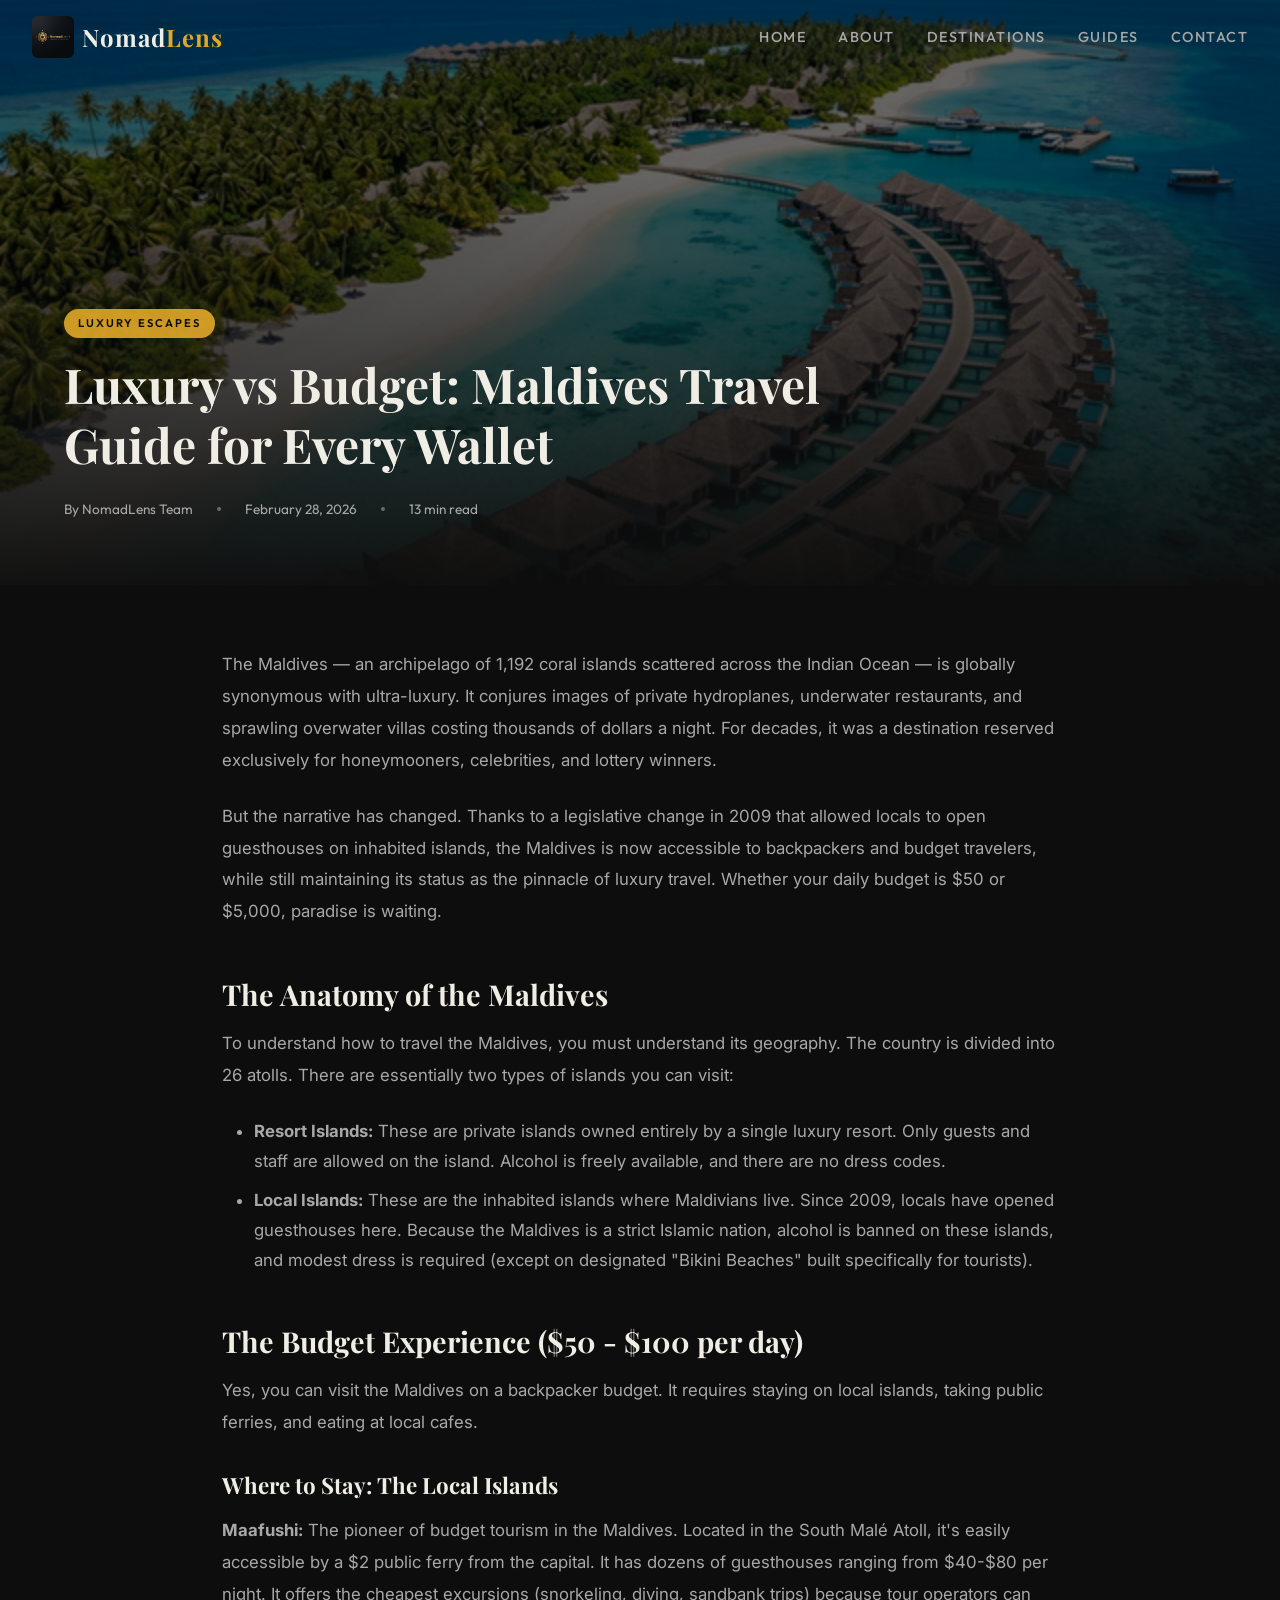
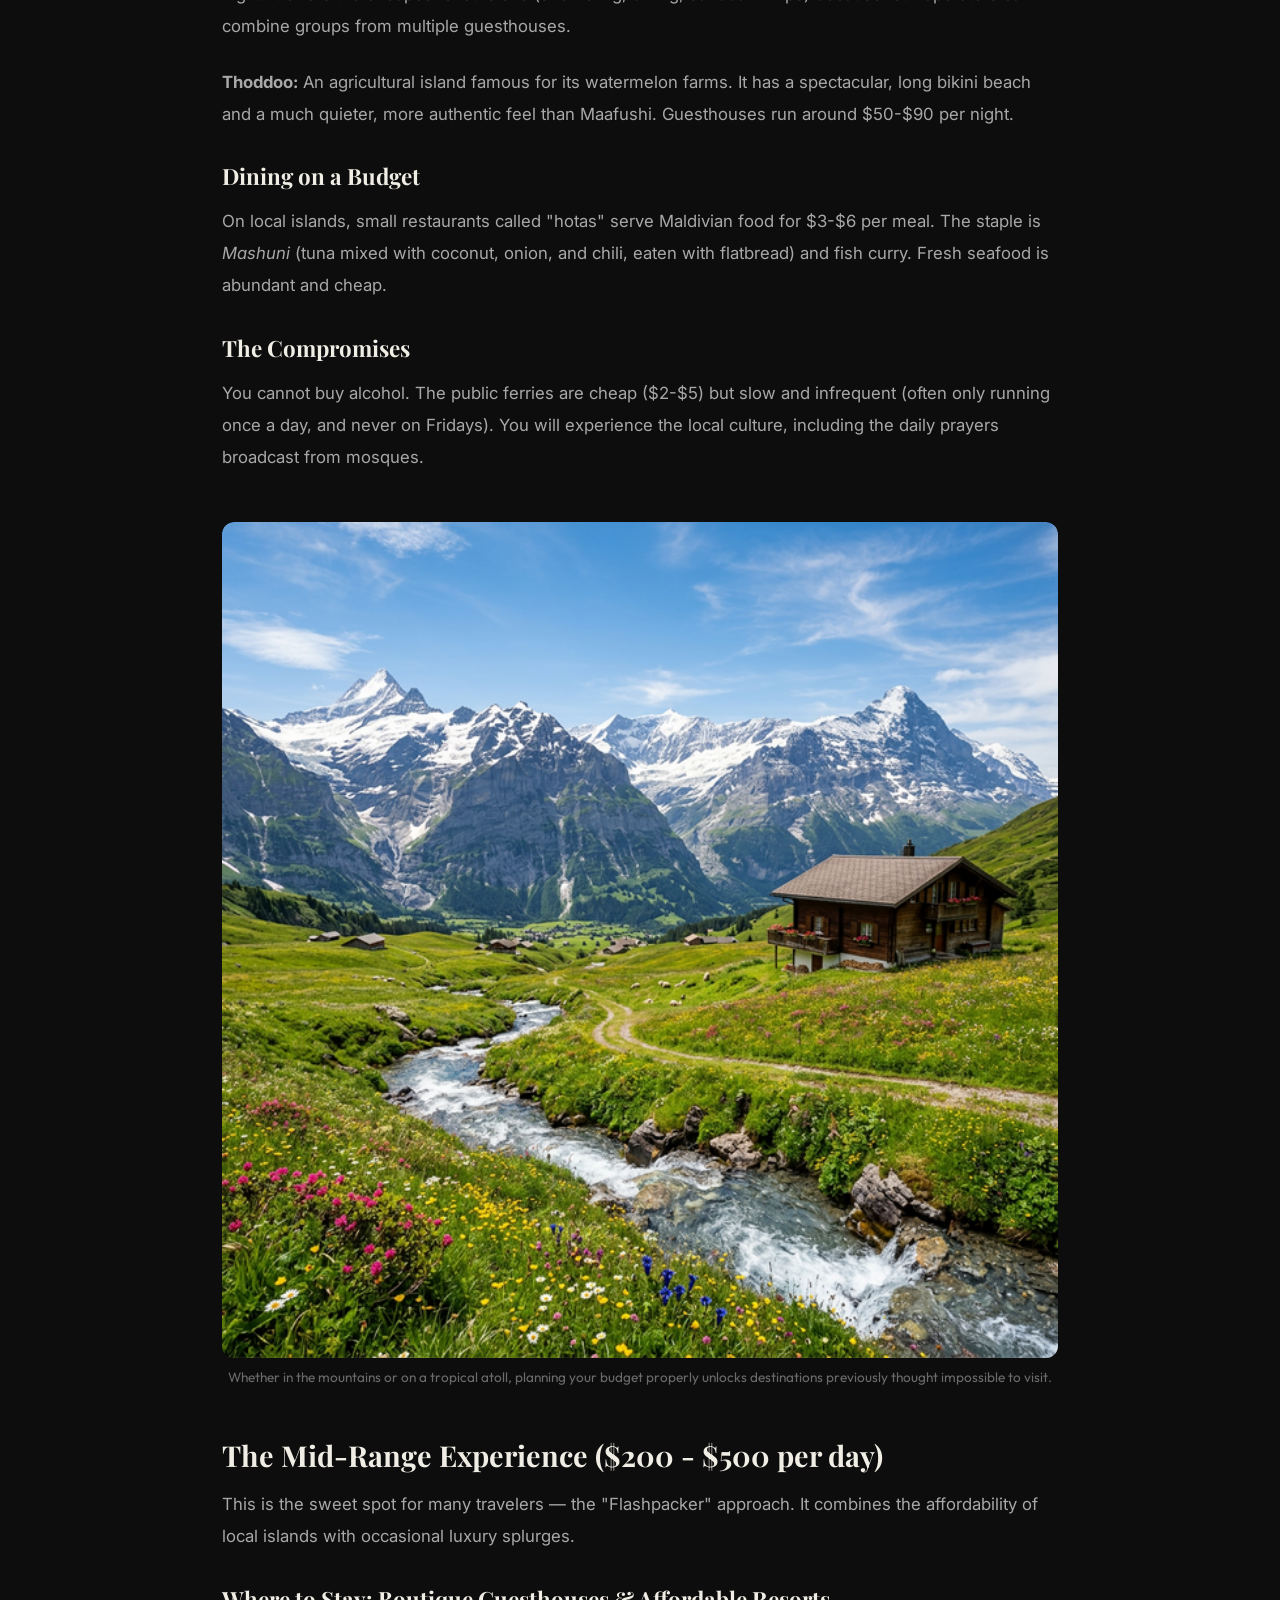
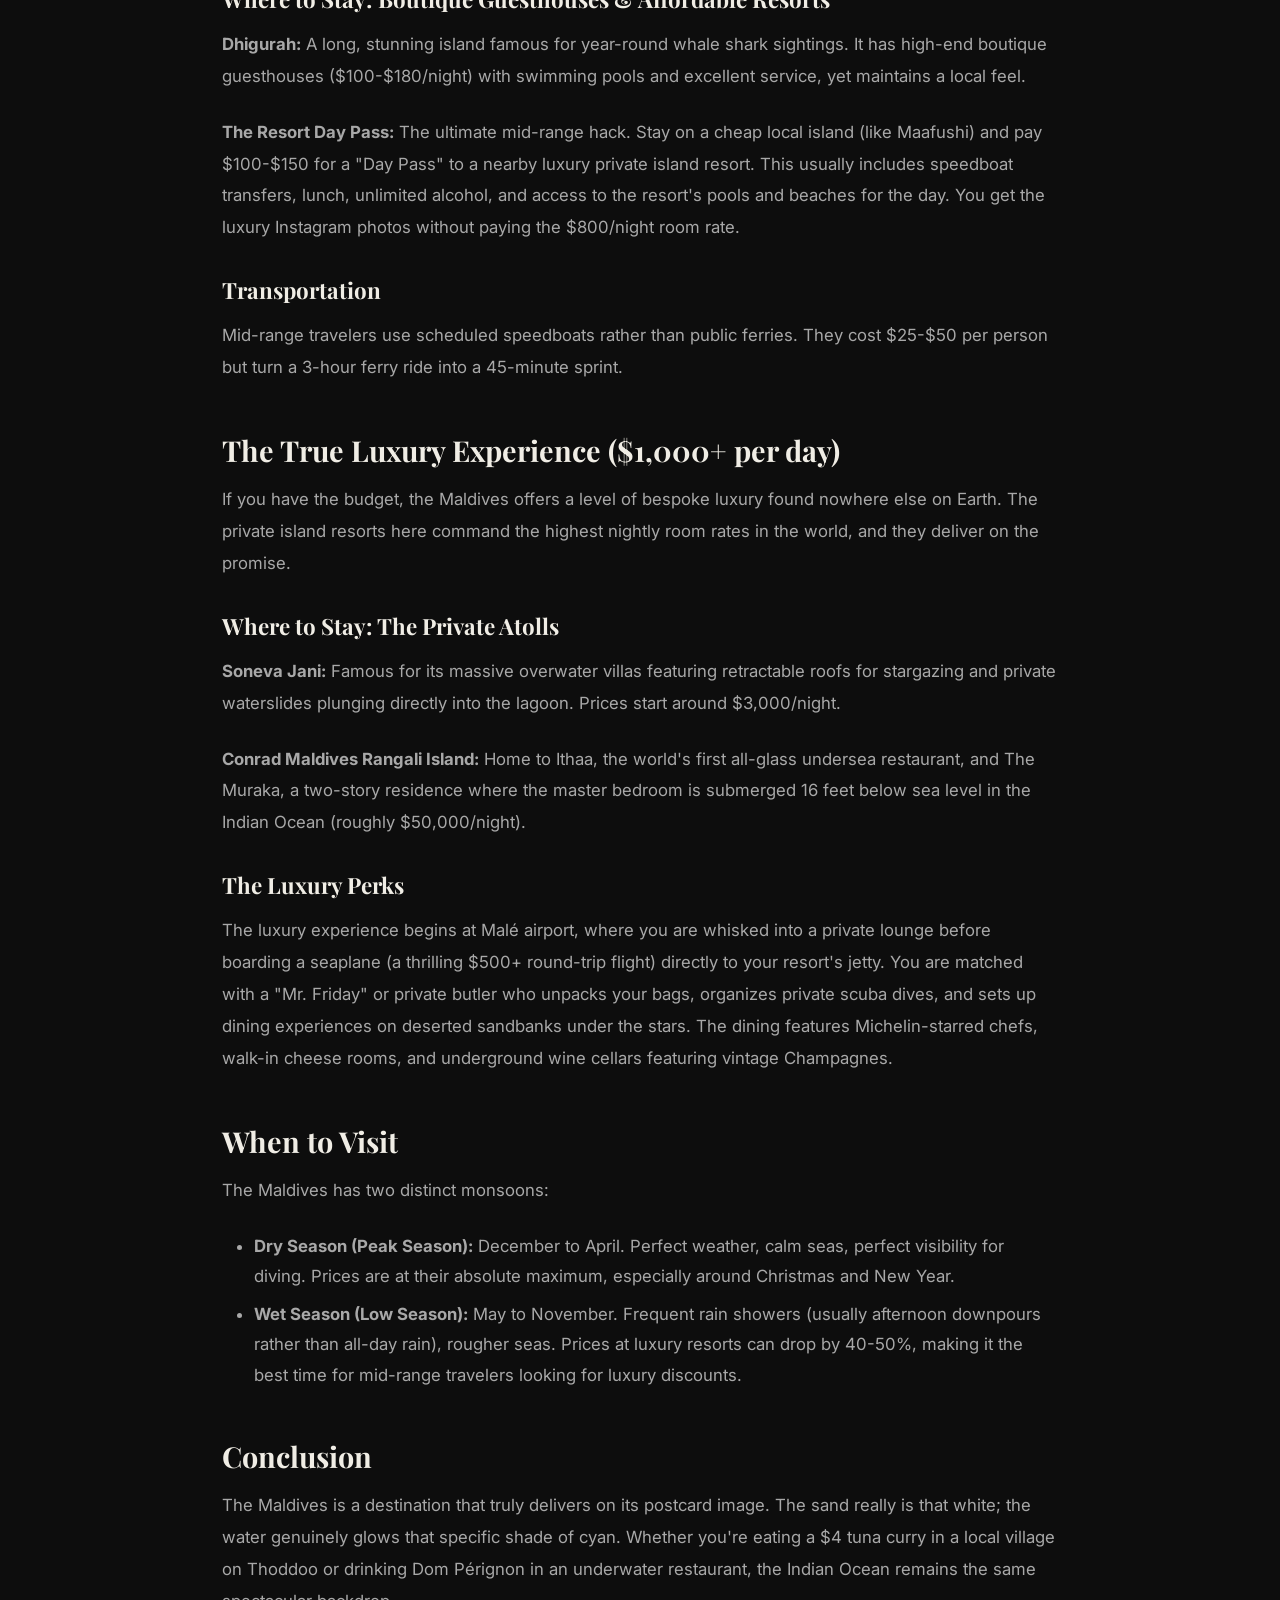
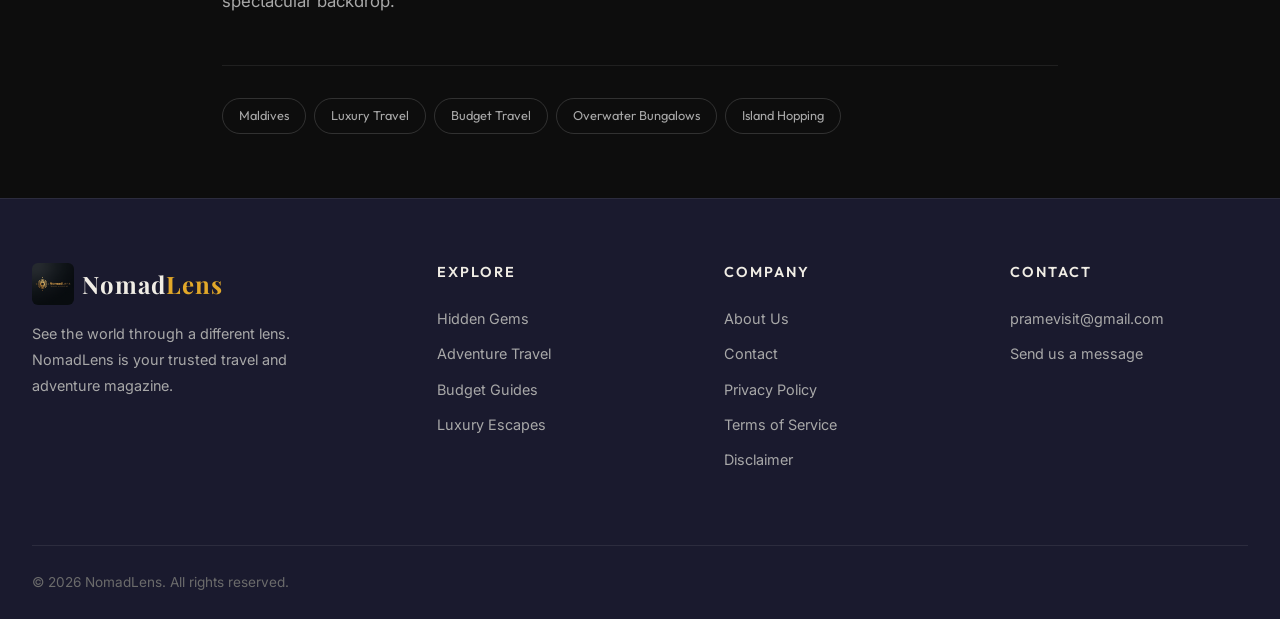
<file: article-maldives-travel-guide.html>
<!DOCTYPE html>
<html lang="en">

<head>
    <meta charset="UTF-8">
    <meta name="viewport" content="width=device-width, initial-scale=1.0">
    <title>Luxury vs Budget: Maldives Travel Guide for Every Wallet — NomadLens</title>
    <meta name="description"
        content="Think the Maldives is only for the ultra-rich? Think again. Our comprehensive guide reveals how to experience paradise at any budget, from $50/night to $5,000/night.">
    <meta name="keywords"
        content="Maldives travel guide, budget Maldives, luxury Maldives resorts, overwater bungalows, Maldives guesthouses, Maafushi, travel planning">
    <meta name="author" content="NomadLens">
    <meta name="robots" content="index, follow">
    <link rel="canonical" href="https://nomadlens.com/article-maldives-travel-guide.html">
    <meta property="og:type" content="article">
    <meta property="og:title" content="Luxury vs Budget: Maldives Travel Guide for Every Wallet">
    <meta property="og:description" content="How to experience the Maldives paradise at any budget.">
    <meta property="og:image" content="images/maldives-overwater.png">
    <meta property="article:published_time" content="2026-02-28">
    <link rel="stylesheet" href="style.css">
    <!-- Google AdSense -->
    <script async src="https://pagead2.googlesyndication.com/pagead/js/adsbygoogle.js?client=ca-pub-6546957481428602"
        crossorigin="anonymous"></script>
</head>

<body>

    <header class="header" id="header">
        <div class="container">
            <a href="index.html" class="logo">
                <img src="images/logo.png" alt="NomadLens Logo">
                <span class="logo-text">Nomad<span>Lens</span></span>
            </a>
            <nav class="nav-links" id="navLinks">
                <a href="index.html">Home</a>
                <a href="about.html">About</a>
                <a href="article-hidden-gems-southeast-asia.html">Destinations</a>
                <a href="article-budget-travel-europe.html">Guides</a>
                <a href="contact.html">Contact</a>
            </nav>
            <button class="menu-toggle" id="menuToggle" aria-label="Toggle menu">
                <span></span><span></span><span></span>
            </button>
        </div>
    </header>

    <section class="article-hero">
        <div class="article-hero-bg">
            <img src="images/maldives-overwater.png"
                alt="Maldives overwater bungalows stretching into crystal clear turquoise water">
        </div>
        <div class="article-hero-overlay"></div>
        <div class="article-hero-content">
            <span class="card-category">Luxury Escapes</span>
            <h1>Luxury vs Budget: Maldives Travel Guide for Every Wallet</h1>
            <div class="article-meta">
                <span>By NomadLens Team</span>
                <span class="dot"></span>
                <span>February 28, 2026</span>
                <span class="dot"></span>
                <span>13 min read</span>
            </div>
        </div>
    </section>

    <article class="article-content">
        <p>The Maldives — an archipelago of 1,192 coral islands scattered across the Indian Ocean — is globally
            synonymous with ultra-luxury. It conjures images of private hydroplanes, underwater restaurants, and
            sprawling overwater villas costing thousands of dollars a night. For decades, it was a destination reserved
            exclusively for honeymooners, celebrities, and lottery winners.</p>

        <p>But the narrative has changed. Thanks to a legislative change in 2009 that allowed locals to open guesthouses
            on inhabited islands, the Maldives is now accessible to backpackers and budget travelers, while still
            maintaining its status as the pinnacle of luxury travel. Whether your daily budget is $50 or $5,000,
            paradise is waiting.</p>

        <h2>The Anatomy of the Maldives</h2>
        <p>To understand how to travel the Maldives, you must understand its geography. The country is divided into 26
            atolls. There are essentially two types of islands you can visit:</p>
        <ul>
            <li><strong>Resort Islands:</strong> These are private islands owned entirely by a single luxury resort.
                Only guests and staff are allowed on the island. Alcohol is freely available, and there are no dress
                codes.</li>
            <li><strong>Local Islands:</strong> These are the inhabited islands where Maldivians live. Since 2009,
                locals have opened guesthouses here. Because the Maldives is a strict Islamic nation, alcohol is banned
                on these islands, and modest dress is required (except on designated "Bikini Beaches" built specifically
                for tourists).</li>
        </ul>

        <h2>The Budget Experience ($50 - $100 per day)</h2>
        <p>Yes, you can visit the Maldives on a backpacker budget. It requires staying on local islands, taking public
            ferries, and eating at local cafes.</p>

        <h3>Where to Stay: The Local Islands</h3>
        <p><strong>Maafushi:</strong> The pioneer of budget tourism in the Maldives. Located in the South Malé Atoll,
            it's easily accessible by a $2 public ferry from the capital. It has dozens of guesthouses ranging from
            $40-$80 per night. It offers the cheapest excursions (snorkeling, diving, sandbank trips) because tour
            operators can combine groups from multiple guesthouses.</p>
        <p><strong>Thoddoo:</strong> An agricultural island famous for its watermelon farms. It has a spectacular, long
            bikini beach and a much quieter, more authentic feel than Maafushi. Guesthouses run around $50-$90 per
            night.</p>

        <h3>Dining on a Budget</h3>
        <p>On local islands, small restaurants called "hotas" serve Maldivian food for $3-$6 per meal. The staple is
            <em>Mashuni</em> (tuna mixed with coconut, onion, and chili, eaten with flatbread) and fish curry. Fresh
            seafood is abundant and cheap.
        </p>

        <h3>The Compromises</h3>
        <p>You cannot buy alcohol. The public ferries are cheap ($2-$5) but slow and infrequent (often only running once
            a day, and never on Fridays). You will experience the local culture, including the daily prayers broadcast
            from mosques.</p>

        <figure class="article-image">
            <img src="images/swiss-alps.png" alt="Travel scenery">
            <figcaption>Whether in the mountains or on a tropical atoll, planning your budget properly unlocks
                destinations previously thought impossible to visit.</figcaption>
        </figure>

        <h2>The Mid-Range Experience ($200 - $500 per day)</h2>
        <p>This is the sweet spot for many travelers — the "Flashpacker" approach. It combines the affordability of
            local islands with occasional luxury splurges.</p>

        <h3>Where to Stay: Boutique Guesthouses & Affordable Resorts</h3>
        <p><strong>Dhigurah:</strong> A long, stunning island famous for year-round whale shark sightings. It has
            high-end boutique guesthouses ($100-$180/night) with swimming pools and excellent service, yet maintains a
            local feel.</p>
        <p><strong>The Resort Day Pass:</strong> The ultimate mid-range hack. Stay on a cheap local island (like
            Maafushi) and pay $100-$150 for a "Day Pass" to a nearby luxury private island resort. This usually includes
            speedboat transfers, lunch, unlimited alcohol, and access to the resort's pools and beaches for the day. You
            get the luxury Instagram photos without paying the $800/night room rate.</p>

        <h3>Transportation</h3>
        <p>Mid-range travelers use scheduled speedboats rather than public ferries. They cost $25-$50 per person but
            turn a 3-hour ferry ride into a 45-minute sprint.</p>

        <h2>The True Luxury Experience ($1,000+ per day)</h2>
        <p>If you have the budget, the Maldives offers a level of bespoke luxury found nowhere else on Earth. The
            private island resorts here command the highest nightly room rates in the world, and they deliver on the
            promise.</p>

        <h3>Where to Stay: The Private Atolls</h3>
        <p><strong>Soneva Jani:</strong> Famous for its massive overwater villas featuring retractable roofs for
            stargazing and private waterslides plunging directly into the lagoon. Prices start around $3,000/night.</p>
        <p><strong>Conrad Maldives Rangali Island:</strong> Home to Ithaa, the world's first all-glass undersea
            restaurant, and The Muraka, a two-story residence where the master bedroom is submerged 16 feet below sea
            level in the Indian Ocean (roughly $50,000/night).</p>

        <h3>The Luxury Perks</h3>
        <p>The luxury experience begins at Malé airport, where you are whisked into a private lounge before boarding a
            seaplane (a thrilling $500+ round-trip flight) directly to your resort's jetty. You are matched with a "Mr.
            Friday" or private butler who unpacks your bags, organizes private scuba dives, and sets up dining
            experiences on deserted sandbanks under the stars. The dining features Michelin-starred chefs, walk-in
            cheese rooms, and underground wine cellars featuring vintage Champagnes.</p>

        <h2>When to Visit</h2>
        <p>The Maldives has two distinct monsoons:</p>
        <ul>
            <li><strong>Dry Season (Peak Season):</strong> December to April. Perfect weather, calm seas, perfect
                visibility for diving. Prices are at their absolute maximum, especially around Christmas and New Year.
            </li>
            <li><strong>Wet Season (Low Season):</strong> May to November. Frequent rain showers (usually afternoon
                downpours rather than all-day rain), rougher seas. Prices at luxury resorts can drop by 40-50%, making
                it the best time for mid-range travelers looking for luxury discounts.</li>
        </ul>

        <h2>Conclusion</h2>
        <p>The Maldives is a destination that truly delivers on its postcard image. The sand really is that white; the
            water genuinely glows that specific shade of cyan. Whether you're eating a $4 tuna curry in a local village
            on Thoddoo or drinking Dom Pérignon in an underwater restaurant, the Indian Ocean remains the same
            spectacular backdrop.</p>

        <div class="article-tags">
            <a href="#" class="article-tag">Maldives</a>
            <a href="#" class="article-tag">Luxury Travel</a>
            <a href="#" class="article-tag">Budget Travel</a>
            <a href="#" class="article-tag">Overwater Bungalows</a>
            <a href="#" class="article-tag">Island Hopping</a>
        </div>
    </article>

    <footer class="footer">
        <div class="container">
            <div class="footer-grid">
                <div class="footer-brand">
                    <a href="index.html" class="logo">
                        <img src="images/logo.png" alt="NomadLens Logo">
                        <span class="logo-text">Nomad<span>Lens</span></span>
                    </a>
                    <p>See the world through a different lens. NomadLens is your trusted travel and adventure magazine.
                    </p>
                </div>
                <div class="footer-col">
                    <h4>Explore</h4>
                    <ul>
                        <li><a href="article-hidden-gems-southeast-asia.html">Hidden Gems</a></li>
                        <li><a href="article-extreme-adventure-destinations.html">Adventure Travel</a></li>
                        <li><a href="article-budget-travel-europe.html">Budget Guides</a></li>
                        <li><a href="article-maldives-travel-guide.html">Luxury Escapes</a></li>
                    </ul>
                </div>
                <div class="footer-col">
                    <h4>Company</h4>
                    <ul>
                        <li><a href="about.html">About Us</a></li>
                        <li><a href="contact.html">Contact</a></li>
                        <li><a href="privacy-policy.html">Privacy Policy</a></li>
                        <li><a href="terms.html">Terms of Service</a></li>
                        <li><a href="disclaimer.html">Disclaimer</a></li>
                    </ul>
                </div>
                <div class="footer-col">
                    <h4>Contact</h4>
                    <ul>
                        <li><a href="mailto:pramevisit@gmail.com">pramevisit@gmail.com</a></li>
                        <li><a href="contact.html">Send us a message</a></li>
                    </ul>
                </div>
            </div>
            <div class="footer-bottom">
                <p>&copy; 2026 NomadLens. All rights reserved.</p>
            </div>
        </div>
    </footer>
    <script src="script.js"></script>
</body>

</html>
</file>
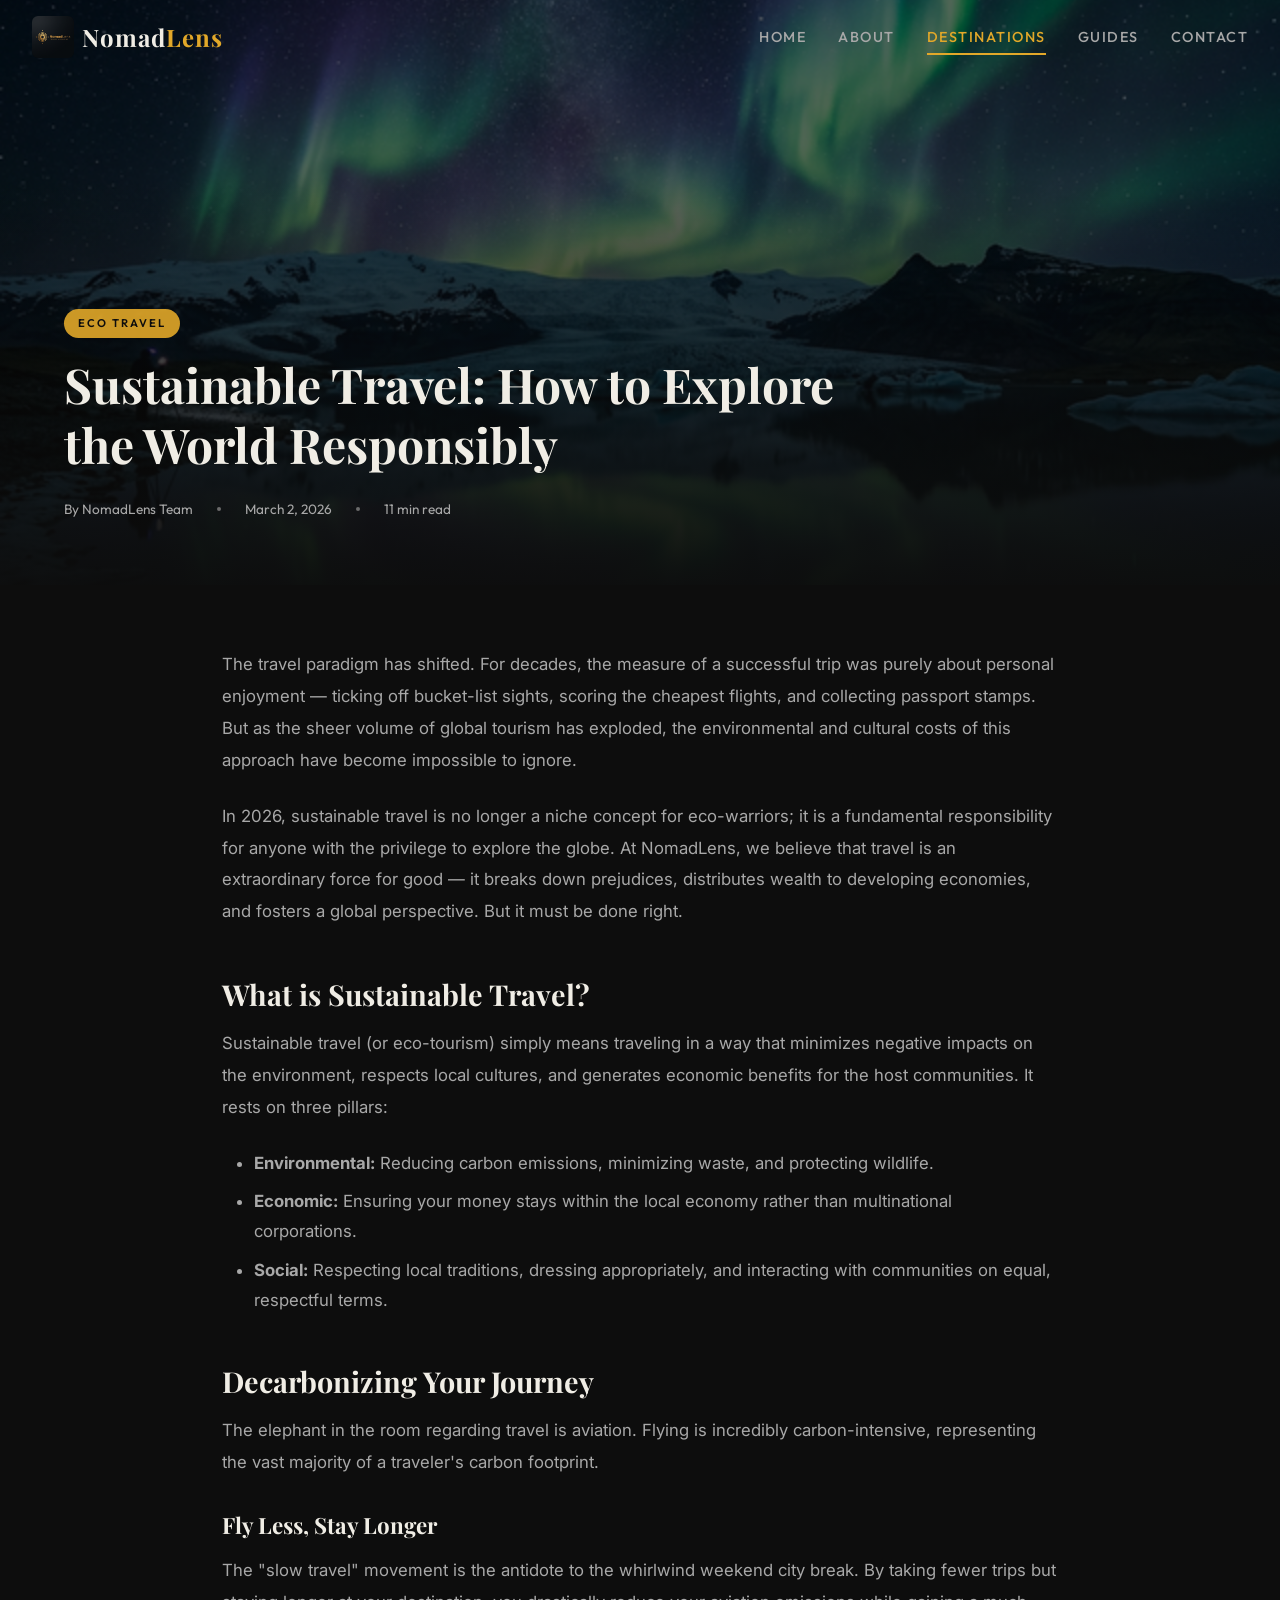
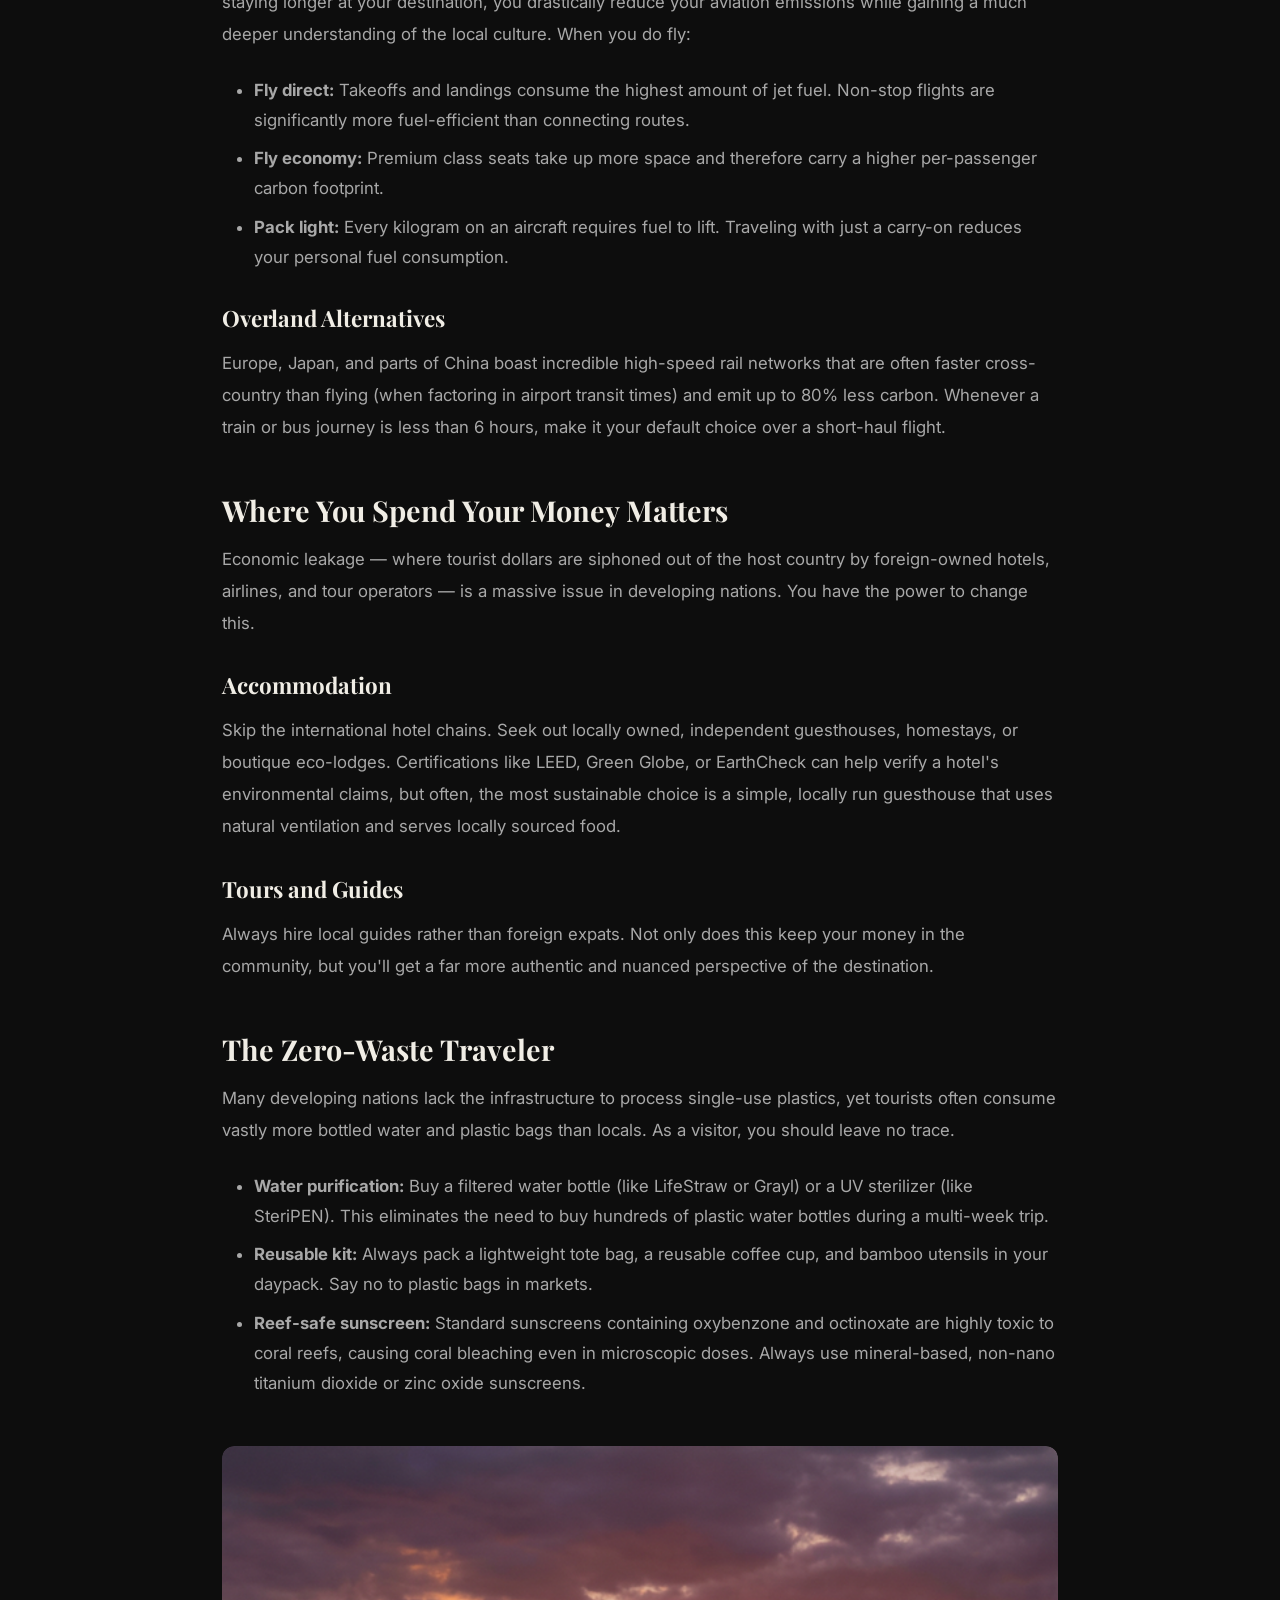
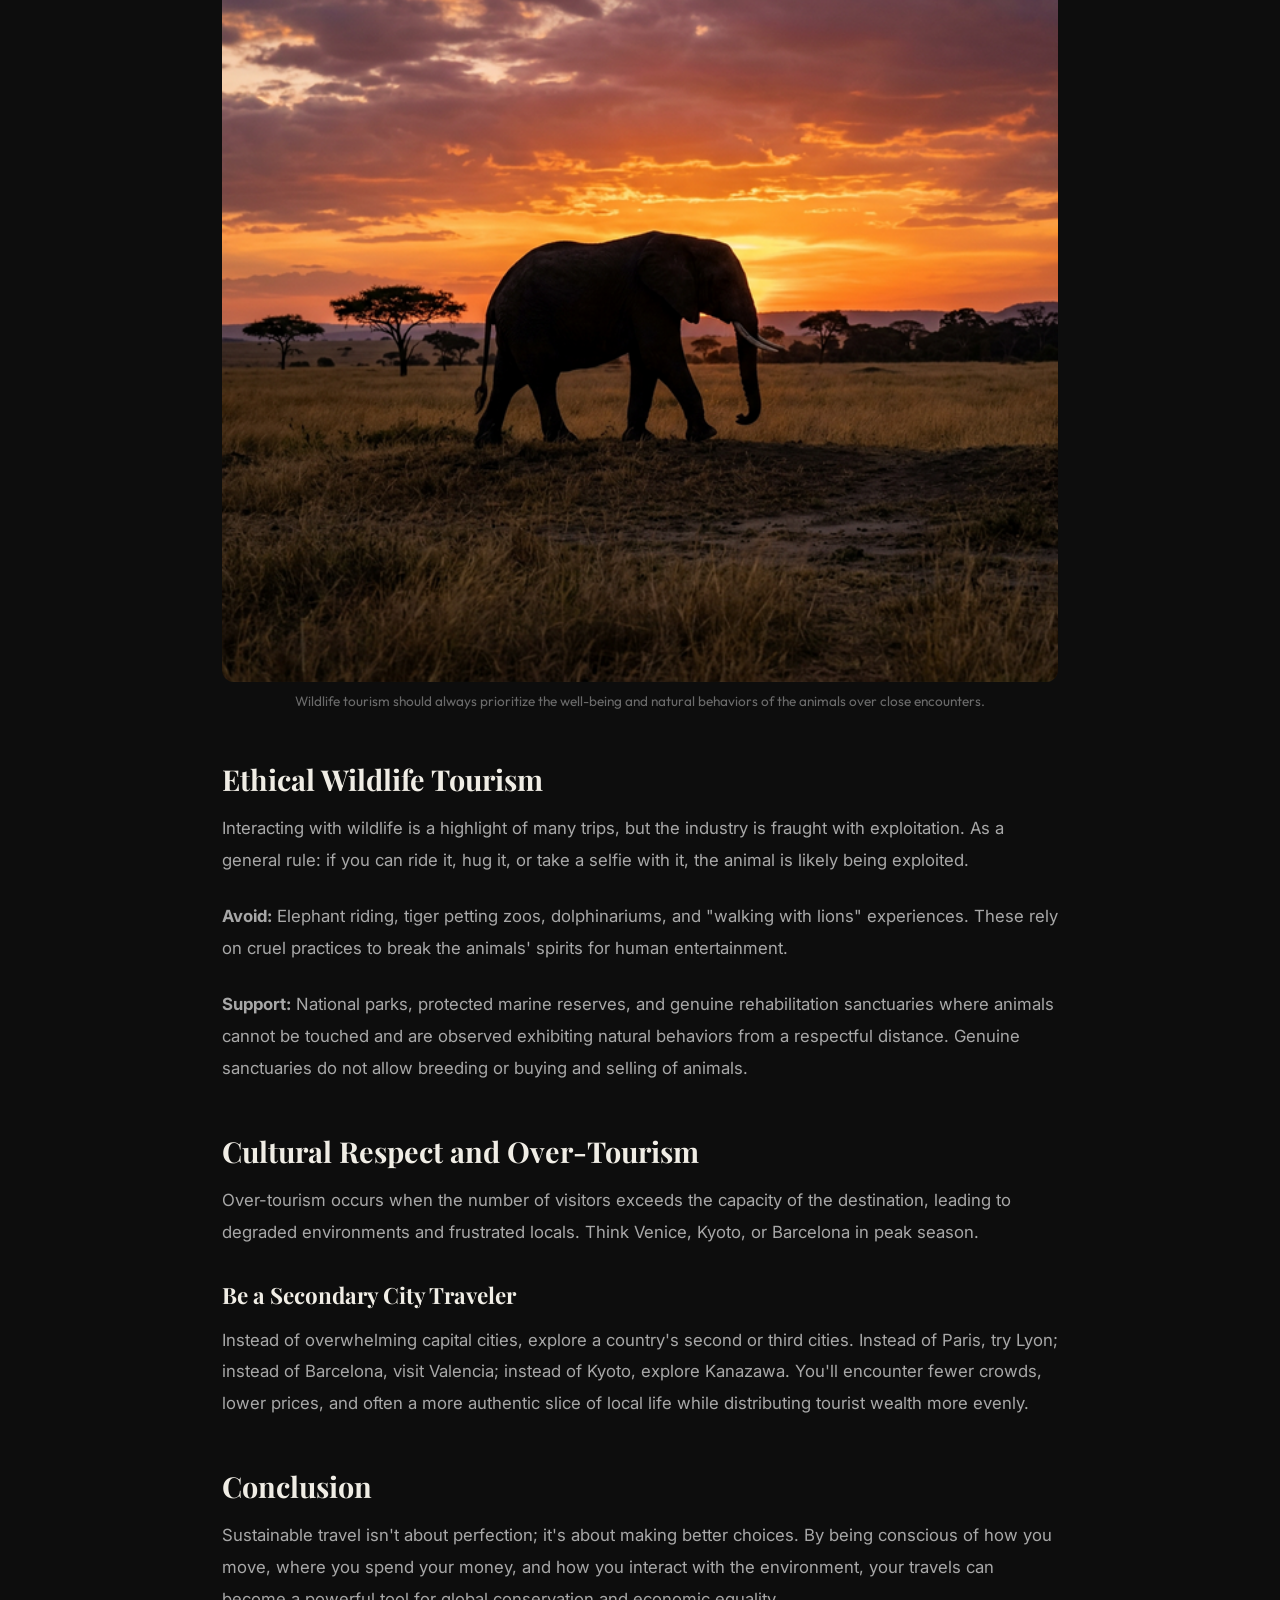
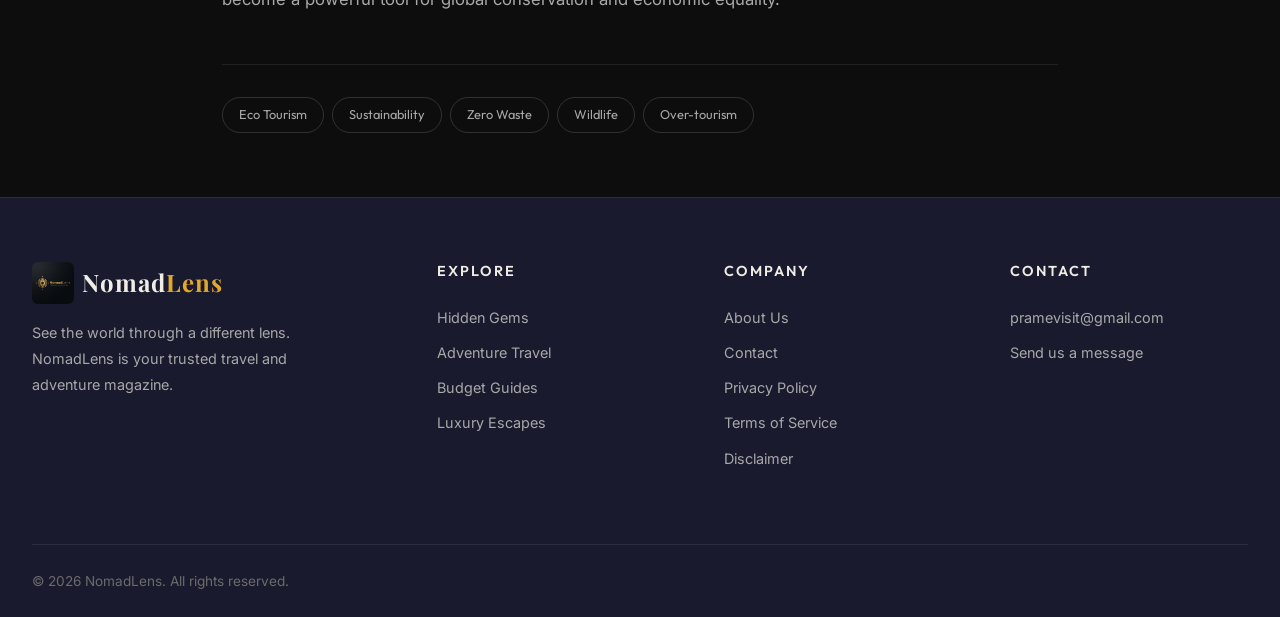
<file: article-sustainable-travel-guide.html>
<!DOCTYPE html>
<html lang="en">

<head>
    <meta charset="UTF-8">
    <meta name="viewport" content="width=device-width, initial-scale=1.0">
    <title>Sustainable Travel: How to Explore Responsibly in 2026 — NomadLens</title>
    <meta name="description"
        content="A complete guide to sustainable travel and eco-tourism. Learn how to minimize your carbon footprint, support local communities, and explore the world responsibly.">
    <meta name="keywords"
        content="sustainable travel, eco tourism, responsible travel, zero waste travel, ethical tourism, carbon offsetting, eco friendly destinations">
    <meta name="author" content="NomadLens">
    <meta name="robots" content="index, follow">
    <link rel="canonical" href="https://nomadlens.com/article-sustainable-travel-guide.html">
    <meta property="og:type" content="article">
    <meta property="og:title" content="Sustainable Travel: How to Explore Responsibly">
    <meta property="og:description" content="A complete guide to eco-tourism and minimizing your travel footprint.">
    <meta property="og:image" content="images/iceland-aurora.png">
    <meta property="article:published_time" content="2026-03-02">
    <link rel="stylesheet" href="style.css">
    <script type="application/ld+json">
  {
    "@context": "https://schema.org",
    "@type": "Article",
    "headline": "Sustainable Travel: How to Explore the World Responsibly",
    "image": "images/iceland-aurora.png",
    "author": { "@type": "Organization", "name": "NomadLens" },
    "publisher": { "@type": "Organization", "name": "NomadLens" },
    "datePublished": "2026-03-02",
    "dateModified": "2026-03-02"
  }
  </script>
    <!-- Google AdSense -->
    <script async src="https://pagead2.googlesyndication.com/pagead/js/adsbygoogle.js?client=ca-pub-6546957481428602"
        crossorigin="anonymous"></script>
</head>

<body>

    <header class="header" id="header">
        <div class="container">
            <a href="index.html" class="logo">
                <img src="images/logo.png" alt="NomadLens Logo">
                <span class="logo-text">Nomad<span>Lens</span></span>
            </a>
            <nav class="nav-links" id="navLinks">
                <a href="index.html">Home</a>
                <a href="about.html">About</a>
                <a href="article-hidden-gems-southeast-asia.html" class="active">Destinations</a>
                <a href="article-budget-travel-europe.html">Guides</a>
                <a href="contact.html">Contact</a>
            </nav>
            <button class="menu-toggle" id="menuToggle" aria-label="Toggle menu">
                <span></span><span></span><span></span>
            </button>
        </div>
    </header>

    <section class="article-hero">
        <div class="article-hero-bg">
            <img src="images/iceland-aurora.png" alt="Iceland Northern Lights reflecting on a still glacial lake">
        </div>
        <div class="article-hero-overlay"></div>
        <div class="article-hero-content">
            <span class="card-category">Eco Travel</span>
            <h1>Sustainable Travel: How to Explore the World Responsibly</h1>
            <div class="article-meta">
                <span>By NomadLens Team</span>
                <span class="dot"></span>
                <span>March 2, 2026</span>
                <span class="dot"></span>
                <span>11 min read</span>
            </div>
        </div>
    </section>

    <article class="article-content">
        <p>The travel paradigm has shifted. For decades, the measure of a successful trip was purely about personal
            enjoyment — ticking off bucket-list sights, scoring the cheapest flights, and collecting passport stamps.
            But as the sheer volume of global tourism has exploded, the environmental and cultural costs of this
            approach have become impossible to ignore.</p>

        <p>In 2026, sustainable travel is no longer a niche concept for eco-warriors; it is a fundamental responsibility
            for anyone with the privilege to explore the globe. At NomadLens, we believe that travel is an extraordinary
            force for good — it breaks down prejudices, distributes wealth to developing economies, and fosters a global
            perspective. But it must be done right.</p>

        <h2>What is Sustainable Travel?</h2>
        <p>Sustainable travel (or eco-tourism) simply means traveling in a way that minimizes negative impacts on the
            environment, respects local cultures, and generates economic benefits for the host communities. It rests on
            three pillars:</p>
        <ul>
            <li><strong>Environmental:</strong> Reducing carbon emissions, minimizing waste, and protecting wildlife.
            </li>
            <li><strong>Economic:</strong> Ensuring your money stays within the local economy rather than multinational
                corporations.</li>
            <li><strong>Social:</strong> Respecting local traditions, dressing appropriately, and interacting with
                communities on equal, respectful terms.</li>
        </ul>

        <h2>Decarbonizing Your Journey</h2>
        <p>The elephant in the room regarding travel is aviation. Flying is incredibly carbon-intensive, representing
            the vast majority of a traveler's carbon footprint.</p>

        <h3>Fly Less, Stay Longer</h3>
        <p>The "slow travel" movement is the antidote to the whirlwind weekend city break. By taking fewer trips but
            staying longer at your destination, you drastically reduce your aviation emissions while gaining a much
            deeper understanding of the local culture. When you do fly:</p>
        <ul>
            <li><strong>Fly direct:</strong> Takeoffs and landings consume the highest amount of jet fuel. Non-stop
                flights are significantly more fuel-efficient than connecting routes.</li>
            <li><strong>Fly economy:</strong> Premium class seats take up more space and therefore carry a higher
                per-passenger carbon footprint.</li>
            <li><strong>Pack light:</strong> Every kilogram on an aircraft requires fuel to lift. Traveling with just a
                carry-on reduces your personal fuel consumption.</li>
        </ul>

        <h3>Overland Alternatives</h3>
        <p>Europe, Japan, and parts of China boast incredible high-speed rail networks that are often faster
            cross-country than flying (when factoring in airport transit times) and emit up to 80% less carbon. Whenever
            a train or bus journey is less than 6 hours, make it your default choice over a short-haul flight.</p>

        <h2>Where You Spend Your Money Matters</h2>
        <p>Economic leakage — where tourist dollars are siphoned out of the host country by foreign-owned hotels,
            airlines, and tour operators — is a massive issue in developing nations. You have the power to change this.
        </p>

        <h3>Accommodation</h3>
        <p>Skip the international hotel chains. Seek out locally owned, independent guesthouses, homestays, or boutique
            eco-lodges. Certifications like LEED, Green Globe, or EarthCheck can help verify a hotel's environmental
            claims, but often, the most sustainable choice is a simple, locally run guesthouse that uses natural
            ventilation and serves locally sourced food.</p>

        <h3>Tours and Guides</h3>
        <p>Always hire local guides rather than foreign expats. Not only does this keep your money in the community, but
            you'll get a far more authentic and nuanced perspective of the destination.</p>

        <h2>The Zero-Waste Traveler</h2>
        <p>Many developing nations lack the infrastructure to process single-use plastics, yet tourists often consume
            vastly more bottled water and plastic bags than locals. As a visitor, you should leave no trace.</p>
        <ul>
            <li><strong>Water purification:</strong> Buy a filtered water bottle (like LifeStraw or Grayl) or a UV
                sterilizer (like SteriPEN). This eliminates the need to buy hundreds of plastic water bottles during a
                multi-week trip.</li>
            <li><strong>Reusable kit:</strong> Always pack a lightweight tote bag, a reusable coffee cup, and bamboo
                utensils in your daypack. Say no to plastic bags in markets.</li>
            <li><strong>Reef-safe sunscreen:</strong> Standard sunscreens containing oxybenzone and octinoxate are
                highly toxic to coral reefs, causing coral bleaching even in microscopic doses. Always use
                mineral-based, non-nano titanium dioxide or zinc oxide sunscreens.</li>
        </ul>

        <figure class="article-image">
            <img src="images/safari-africa.png" alt="African wildlife safari at sunset">
            <figcaption>Wildlife tourism should always prioritize the well-being and natural behaviors of the animals
                over close encounters.</figcaption>
        </figure>

        <h2>Ethical Wildlife Tourism</h2>
        <p>Interacting with wildlife is a highlight of many trips, but the industry is fraught with exploitation. As a
            general rule: if you can ride it, hug it, or take a selfie with it, the animal is likely being exploited.
        </p>

        <p><strong>Avoid:</strong> Elephant riding, tiger petting zoos, dolphinariums, and "walking with lions"
            experiences. These rely on cruel practices to break the animals' spirits for human entertainment.</p>
        <p><strong>Support:</strong> National parks, protected marine reserves, and genuine rehabilitation sanctuaries
            where animals cannot be touched and are observed exhibiting natural behaviors from a respectful distance.
            Genuine sanctuaries do not allow breeding or buying and selling of animals.</p>

        <h2>Cultural Respect and Over-Tourism</h2>
        <p>Over-tourism occurs when the number of visitors exceeds the capacity of the destination, leading to degraded
            environments and frustrated locals. Think Venice, Kyoto, or Barcelona in peak season.</p>

        <h3>Be a Secondary City Traveler</h3>
        <p>Instead of overwhelming capital cities, explore a country's second or third cities. Instead of Paris, try
            Lyon; instead of Barcelona, visit Valencia; instead of Kyoto, explore Kanazawa. You'll encounter fewer
            crowds, lower prices, and often a more authentic slice of local life while distributing tourist wealth more
            evenly.</p>

        <h2>Conclusion</h2>
        <p>Sustainable travel isn't about perfection; it's about making better choices. By being conscious of how you
            move, where you spend your money, and how you interact with the environment, your travels can become a
            powerful tool for global conservation and economic equality.</p>

        <div class="article-tags">
            <a href="#" class="article-tag">Eco Tourism</a>
            <a href="#" class="article-tag">Sustainability</a>
            <a href="#" class="article-tag">Zero Waste</a>
            <a href="#" class="article-tag">Wildlife</a>
            <a href="#" class="article-tag">Over-tourism</a>
        </div>
    </article>

    <footer class="footer">
        <div class="container">
            <div class="footer-grid">
                <div class="footer-brand">
                    <a href="index.html" class="logo">
                        <img src="images/logo.png" alt="NomadLens Logo">
                        <span class="logo-text">Nomad<span>Lens</span></span>
                    </a>
                    <p>See the world through a different lens. NomadLens is your trusted travel and adventure magazine.
                    </p>
                </div>
                <div class="footer-col">
                    <h4>Explore</h4>
                    <ul>
                        <li><a href="article-hidden-gems-southeast-asia.html">Hidden Gems</a></li>
                        <li><a href="article-extreme-adventure-destinations.html">Adventure Travel</a></li>
                        <li><a href="article-budget-travel-europe.html">Budget Guides</a></li>
                        <li><a href="article-maldives-travel-guide.html">Luxury Escapes</a></li>
                    </ul>
                </div>
                <div class="footer-col">
                    <h4>Company</h4>
                    <ul>
                        <li><a href="about.html">About Us</a></li>
                        <li><a href="contact.html">Contact</a></li>
                        <li><a href="privacy-policy.html">Privacy Policy</a></li>
                        <li><a href="terms.html">Terms of Service</a></li>
                        <li><a href="disclaimer.html">Disclaimer</a></li>
                    </ul>
                </div>
                <div class="footer-col">
                    <h4>Contact</h4>
                    <ul>
                        <li><a href="mailto:pramevisit@gmail.com">pramevisit@gmail.com</a></li>
                        <li><a href="contact.html">Send us a message</a></li>
                    </ul>
                </div>
            </div>
            <div class="footer-bottom">
                <p>&copy; 2026 NomadLens. All rights reserved.</p>
            </div>
        </div>
    </footer>
    <script src="script.js"></script>
</body>

</html>
</file>
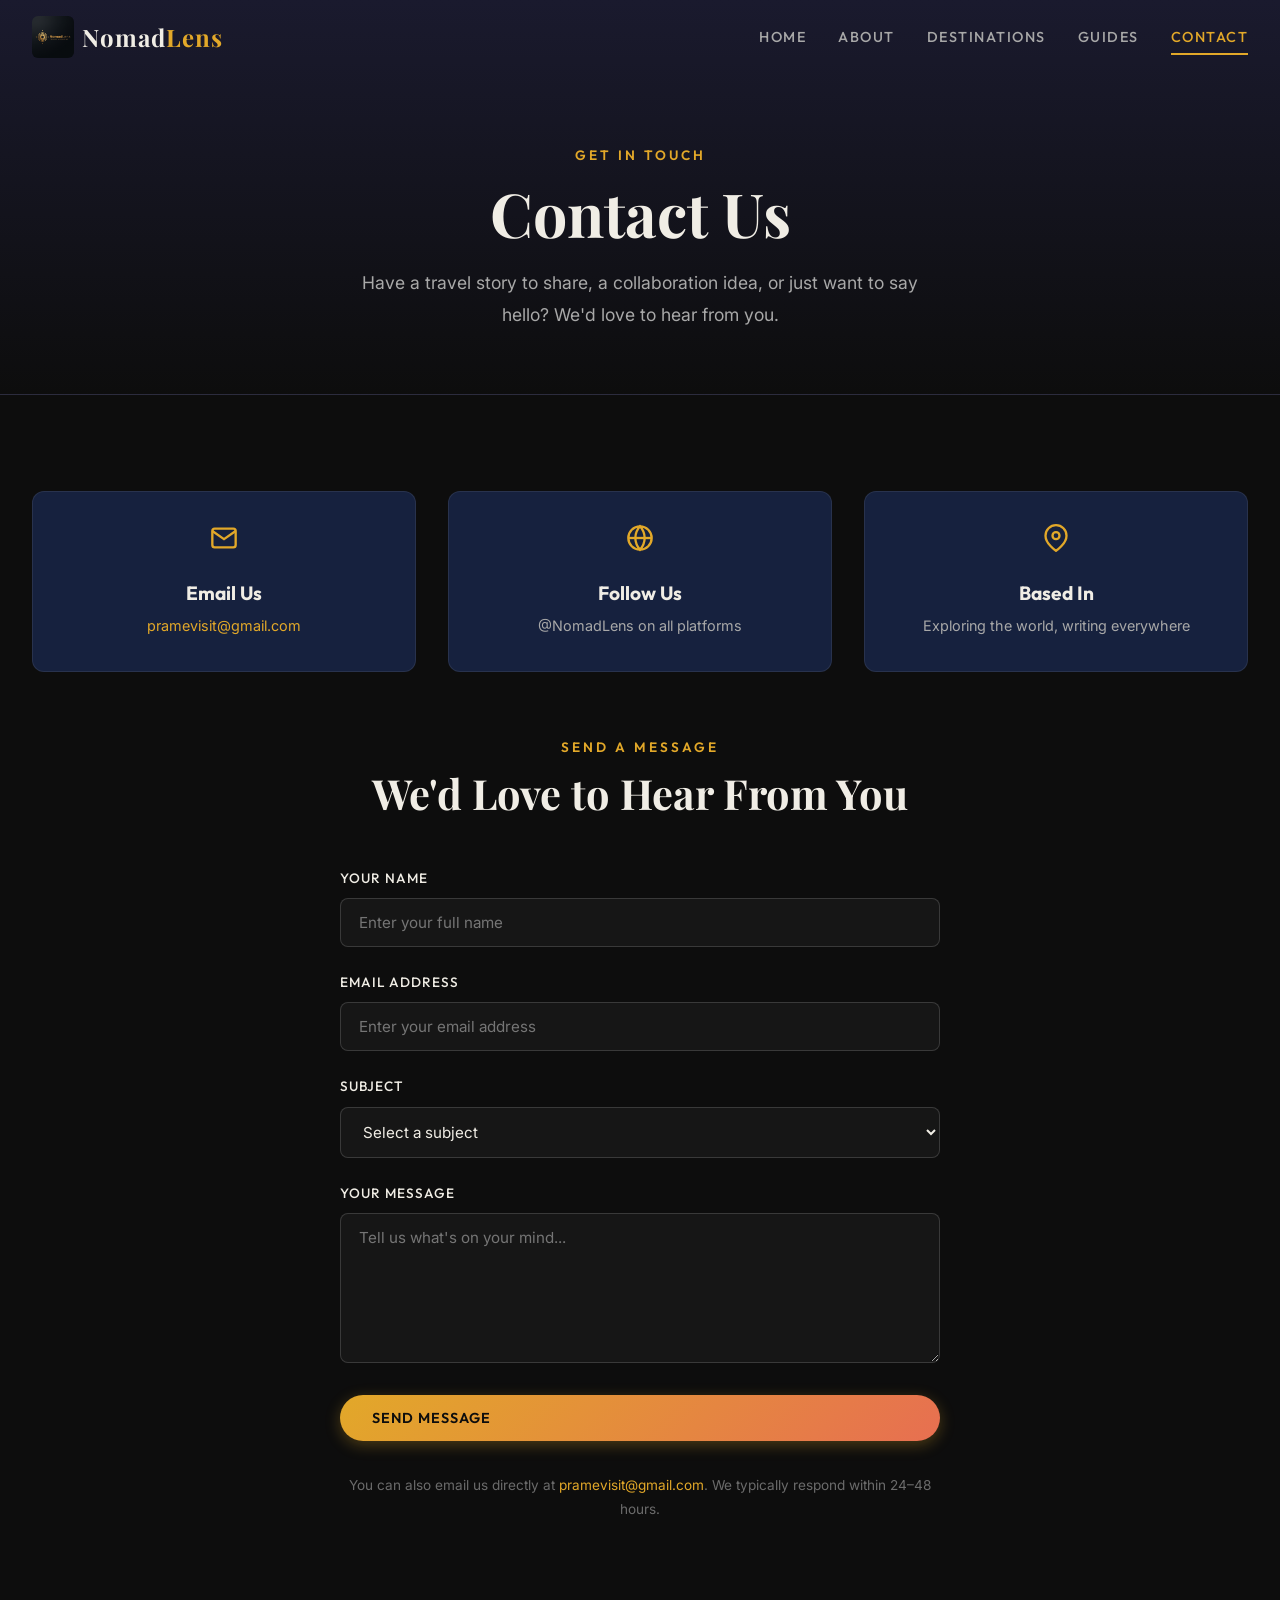
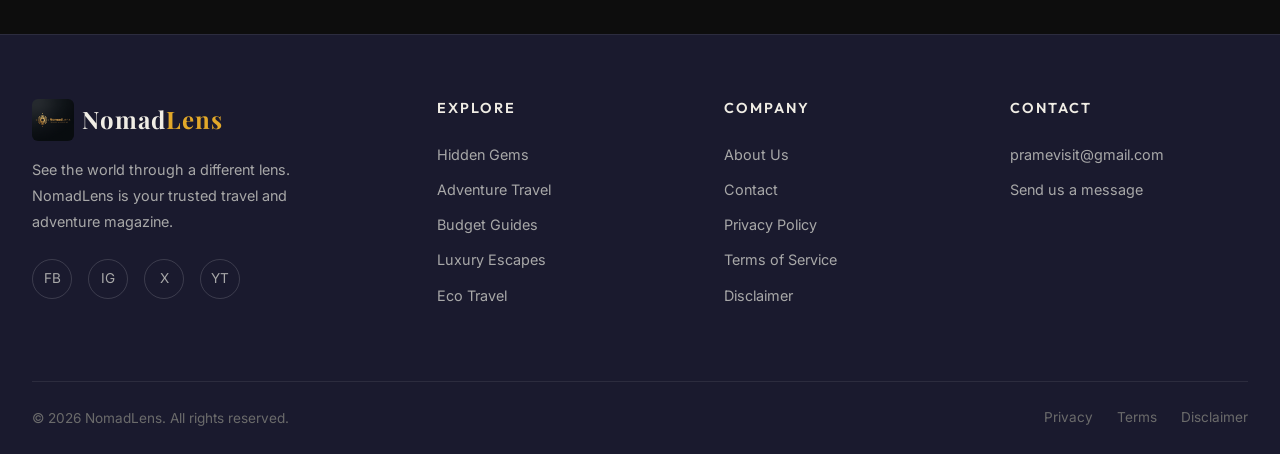
<file: contact.html>
<!DOCTYPE html>
<html lang="en">

<head>
    <meta charset="UTF-8">
    <meta name="viewport" content="width=device-width, initial-scale=1.0">
    <title>Contact NomadLens — Get in Touch | Travel Magazine</title>
    <meta name="description"
        content="Contact NomadLens for travel collaborations, guest posts, advertising inquiries, or general questions. We'd love to hear from you.">
    <meta name="keywords" content="contact NomadLens, travel magazine contact, collaboration, guest post">
    <meta name="author" content="NomadLens">
    <meta name="robots" content="index, follow">
    <link rel="canonical" href="https://nomadlens.com/contact.html">
    <meta property="og:type" content="website">
    <meta property="og:title" content="Contact NomadLens — Get in Touch">
    <meta property="og:description"
        content="Reach out to NomadLens for collaborations, questions, or just to say hello.">
    <link rel="stylesheet" href="style.css">
    <!-- Google AdSense -->
    <script async src="https://pagead2.googlesyndication.com/pagead/js/adsbygoogle.js?client=ca-pub-6546957481428602"
        crossorigin="anonymous"></script>
</head>

<body>

    <!-- Header -->
    <header class="header" id="header">
        <div class="container">
            <a href="index.html" class="logo">
                <img src="images/logo.png" alt="NomadLens Logo">
                <span class="logo-text">Nomad<span>Lens</span></span>
            </a>
            <nav class="nav-links" id="navLinks">
                <a href="index.html">Home</a>
                <a href="about.html">About</a>
                <a href="article-hidden-gems-southeast-asia.html">Destinations</a>
                <a href="article-budget-travel-europe.html">Guides</a>
                <a href="contact.html" class="active">Contact</a>
            </nav>
            <button class="menu-toggle" id="menuToggle" aria-label="Toggle menu">
                <span></span><span></span><span></span>
            </button>
        </div>
    </header>

    <!-- Page Header -->
    <div class="page-header">
        <div class="container">
            <span class="section-label">Get in Touch</span>
            <h1>Contact Us</h1>
            <p>Have a travel story to share, a collaboration idea, or just want to say hello? We'd love to hear from
                you.</p>
        </div>
    </div>

    <!-- Contact Content -->
    <section class="section">
        <div class="container">
            <!-- Contact Info Cards -->
            <div class="contact-info fade-in">
                <div class="contact-info-card">
                    <div class="icon">
                        <svg width="28" height="28" viewBox="0 0 24 24" fill="none" stroke="currentColor"
                            stroke-width="2">
                            <path d="M4 4h16c1.1 0 2 .9 2 2v12c0 1.1-.9 2-2 2H4c-1.1 0-2-.9-2-2V6c0-1.1.9-2 2-2z" />
                            <polyline points="22,6 12,13 2,6" />
                        </svg>
                    </div>
                    <h4>Email Us</h4>
                    <p><a href="mailto:pramevisit@gmail.com">pramevisit@gmail.com</a></p>
                </div>
                <div class="contact-info-card">
                    <div class="icon">
                        <svg width="28" height="28" viewBox="0 0 24 24" fill="none" stroke="currentColor"
                            stroke-width="2">
                            <circle cx="12" cy="12" r="10" />
                            <line x1="2" y1="12" x2="22" y2="12" />
                            <path
                                d="M12 2a15.3 15.3 0 0 1 4 10 15.3 15.3 0 0 1-4 10 15.3 15.3 0 0 1-4-10 15.3 15.3 0 0 1 4-10z" />
                        </svg>
                    </div>
                    <h4>Follow Us</h4>
                    <p>@NomadLens on all platforms</p>
                </div>
                <div class="contact-info-card">
                    <div class="icon">
                        <svg width="28" height="28" viewBox="0 0 24 24" fill="none" stroke="currentColor"
                            stroke-width="2">
                            <path d="M21 10c0 7-9 13-9 13s-9-6-9-13a9 9 0 0 1 18 0z" />
                            <circle cx="12" cy="10" r="3" />
                        </svg>
                    </div>
                    <h4>Based In</h4>
                    <p>Exploring the world, writing everywhere</p>
                </div>
            </div>

            <!-- Contact Form -->
            <div class="contact-form fade-in">
                <div class="text-center mb-3">
                    <span class="section-label">Send a Message</span>
                    <h2 class="section-title">We'd Love to Hear From You</h2>
                </div>
                <form id="contactForm">
                    <div class="form-group">
                        <label for="name">Your Name</label>
                        <input type="text" id="name" name="name" placeholder="Enter your full name" required>
                    </div>
                    <div class="form-group">
                        <label for="email">Email Address</label>
                        <input type="email" id="email" name="email" placeholder="Enter your email address" required>
                    </div>
                    <div class="form-group">
                        <label for="subject">Subject</label>
                        <select id="subject" name="subject" required>
                            <option value="">Select a subject</option>
                            <option value="collaboration">Collaboration / Partnership</option>
                            <option value="guest-post">Guest Post Submission</option>
                            <option value="advertising">Advertising Inquiry</option>
                            <option value="feedback">Feedback / Suggestion</option>
                            <option value="general">General Question</option>
                        </select>
                    </div>
                    <div class="form-group">
                        <label for="message">Your Message</label>
                        <textarea id="message" name="message" placeholder="Tell us what's on your mind..." rows="6"
                            required></textarea>
                    </div>
                    <button type="submit" class="btn btn-primary" style="width:100%;">Send Message</button>
                </form>
                <p class="text-center mt-2" style="font-size: 0.85rem; color: var(--text-muted);">
                    You can also email us directly at <a href="mailto:pramevisit@gmail.com">pramevisit@gmail.com</a>. We
                    typically respond within 24–48 hours.
                </p>
            </div>
        </div>
    </section>

    <!-- Footer -->
    <footer class="footer">
        <div class="container">
            <div class="footer-grid">
                <div class="footer-brand">
                    <a href="index.html" class="logo">
                        <img src="images/logo.png" alt="NomadLens Logo">
                        <span class="logo-text">Nomad<span>Lens</span></span>
                    </a>
                    <p>See the world through a different lens. NomadLens is your trusted travel and adventure magazine.
                    </p>
                    <div class="footer-social">
                        <a href="#" aria-label="Facebook">FB</a>
                        <a href="#" aria-label="Instagram">IG</a>
                        <a href="#" aria-label="Twitter">X</a>
                        <a href="#" aria-label="YouTube">YT</a>
                    </div>
                </div>
                <div class="footer-col">
                    <h4>Explore</h4>
                    <ul>
                        <li><a href="article-hidden-gems-southeast-asia.html">Hidden Gems</a></li>
                        <li><a href="article-extreme-adventure-destinations.html">Adventure Travel</a></li>
                        <li><a href="article-budget-travel-europe.html">Budget Guides</a></li>
                        <li><a href="article-maldives-travel-guide.html">Luxury Escapes</a></li>
                        <li><a href="article-sustainable-travel-guide.html">Eco Travel</a></li>
                    </ul>
                </div>
                <div class="footer-col">
                    <h4>Company</h4>
                    <ul>
                        <li><a href="about.html">About Us</a></li>
                        <li><a href="contact.html">Contact</a></li>
                        <li><a href="privacy-policy.html">Privacy Policy</a></li>
                        <li><a href="terms.html">Terms of Service</a></li>
                        <li><a href="disclaimer.html">Disclaimer</a></li>
                    </ul>
                </div>
                <div class="footer-col">
                    <h4>Contact</h4>
                    <ul>
                        <li><a href="mailto:pramevisit@gmail.com">pramevisit@gmail.com</a></li>
                        <li><a href="contact.html">Send us a message</a></li>
                    </ul>
                </div>
            </div>
            <div class="footer-bottom">
                <p>&copy; 2026 NomadLens. All rights reserved.</p>
                <div class="footer-bottom-links">
                    <a href="privacy-policy.html">Privacy</a>
                    <a href="terms.html">Terms</a>
                    <a href="disclaimer.html">Disclaimer</a>
                </div>
            </div>
        </div>
    </footer>

    <script src="script.js"></script>
</body>

</html>
</file>
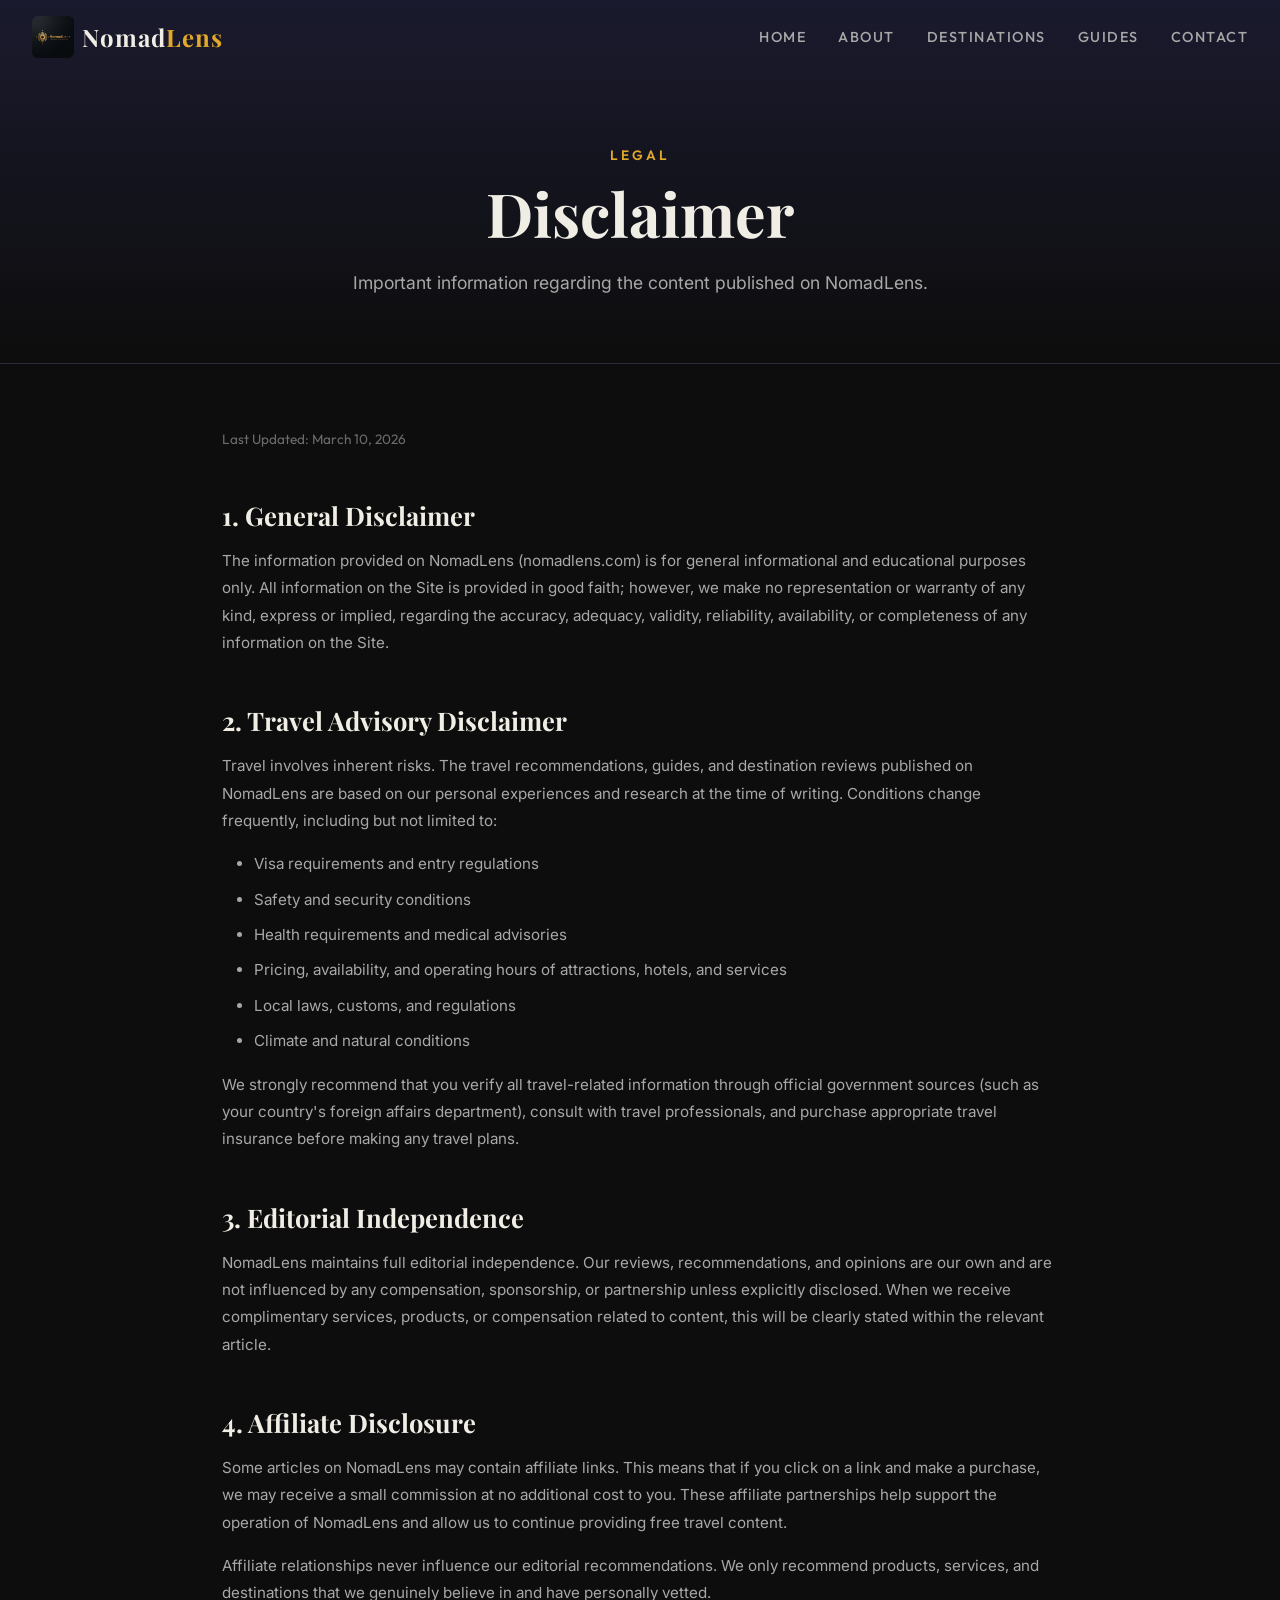
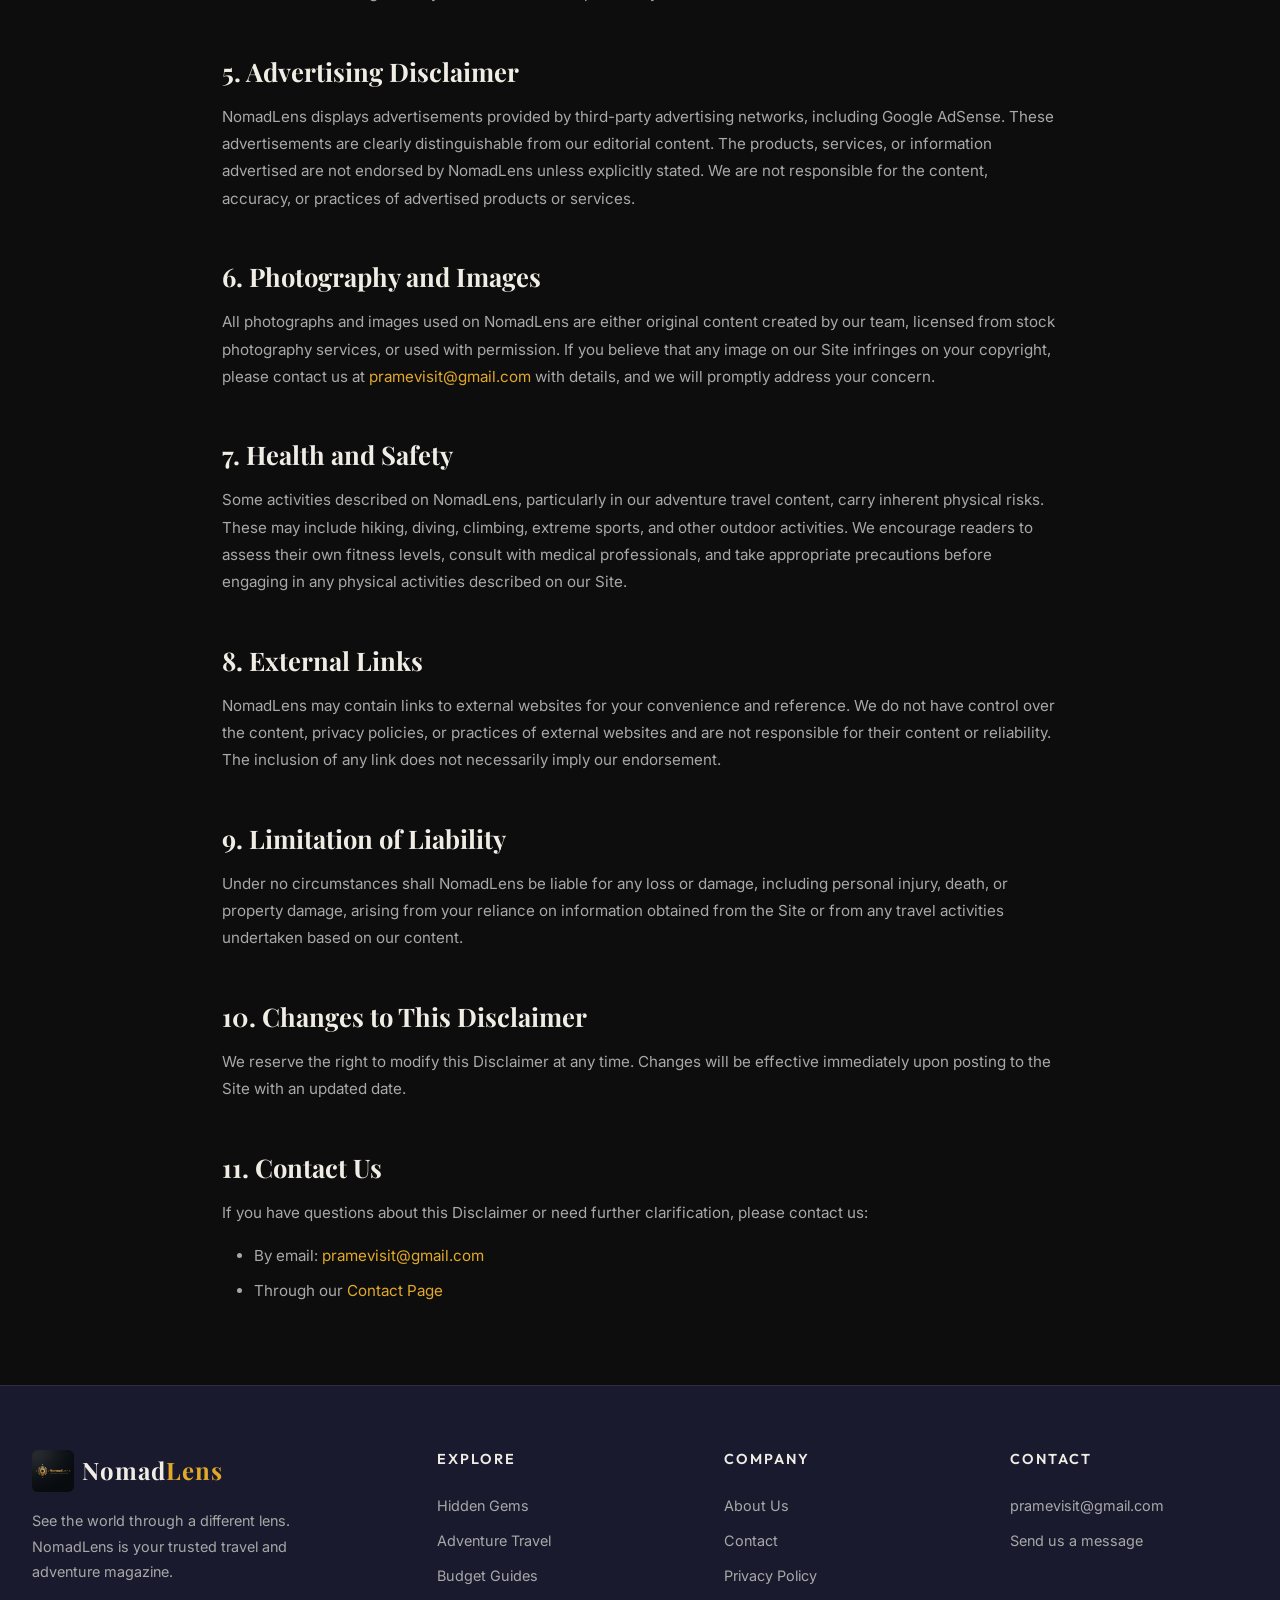
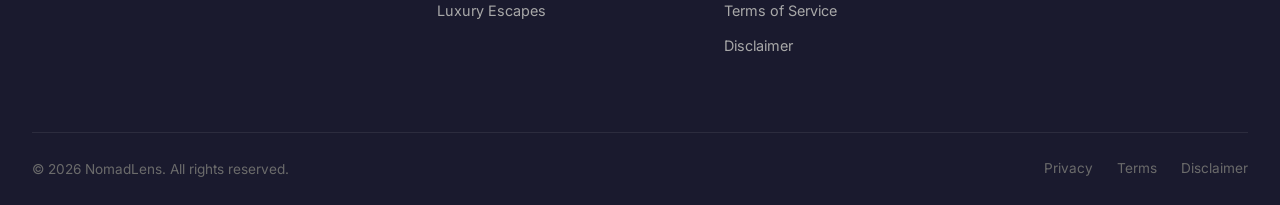
<file: disclaimer.html>
<!DOCTYPE html>
<html lang="en">

<head>
    <meta charset="UTF-8">
    <meta name="viewport" content="width=device-width, initial-scale=1.0">
    <title>Disclaimer — NomadLens | Travel & Adventure Magazine</title>
    <meta name="description"
        content="NomadLens Disclaimer. Understand our editorial policies, affiliate disclosures, and travel advisory notices.">
    <meta name="robots" content="index, follow">
    <link rel="canonical" href="https://nomadlens.com/disclaimer.html">
    <link rel="stylesheet" href="style.css">
    <!-- Google AdSense -->
    <script async src="https://pagead2.googlesyndication.com/pagead/js/adsbygoogle.js?client=ca-pub-6546957481428602"
        crossorigin="anonymous"></script>
</head>

<body>

    <header class="header" id="header">
        <div class="container">
            <a href="index.html" class="logo">
                <img src="images/logo.png" alt="NomadLens Logo">
                <span class="logo-text">Nomad<span>Lens</span></span>
            </a>
            <nav class="nav-links" id="navLinks">
                <a href="index.html">Home</a>
                <a href="about.html">About</a>
                <a href="article-hidden-gems-southeast-asia.html">Destinations</a>
                <a href="article-budget-travel-europe.html">Guides</a>
                <a href="contact.html">Contact</a>
            </nav>
            <button class="menu-toggle" id="menuToggle" aria-label="Toggle menu">
                <span></span><span></span><span></span>
            </button>
        </div>
    </header>

    <div class="page-header">
        <div class="container">
            <span class="section-label">Legal</span>
            <h1>Disclaimer</h1>
            <p>Important information regarding the content published on NomadLens.</p>
        </div>
    </div>

    <div class="legal-content">
        <span class="last-updated">Last Updated: March 10, 2026</span>

        <h2>1. General Disclaimer</h2>
        <p>The information provided on NomadLens (nomadlens.com) is for general informational and educational purposes
            only. All information on the Site is provided in good faith; however, we make no representation or warranty
            of any kind, express or implied, regarding the accuracy, adequacy, validity, reliability, availability, or
            completeness of any information on the Site.</p>

        <h2>2. Travel Advisory Disclaimer</h2>
        <p>Travel involves inherent risks. The travel recommendations, guides, and destination reviews published on
            NomadLens are based on our personal experiences and research at the time of writing. Conditions change
            frequently, including but not limited to:</p>
        <ul>
            <li>Visa requirements and entry regulations</li>
            <li>Safety and security conditions</li>
            <li>Health requirements and medical advisories</li>
            <li>Pricing, availability, and operating hours of attractions, hotels, and services</li>
            <li>Local laws, customs, and regulations</li>
            <li>Climate and natural conditions</li>
        </ul>
        <p>We strongly recommend that you verify all travel-related information through official government sources
            (such as your country's foreign affairs department), consult with travel professionals, and purchase
            appropriate travel insurance before making any travel plans.</p>

        <h2>3. Editorial Independence</h2>
        <p>NomadLens maintains full editorial independence. Our reviews, recommendations, and opinions are our own and
            are not influenced by any compensation, sponsorship, or partnership unless explicitly disclosed. When we
            receive complimentary services, products, or compensation related to content, this will be clearly stated
            within the relevant article.</p>

        <h2>4. Affiliate Disclosure</h2>
        <p>Some articles on NomadLens may contain affiliate links. This means that if you click on a link and make a
            purchase, we may receive a small commission at no additional cost to you. These affiliate partnerships help
            support the operation of NomadLens and allow us to continue providing free travel content.</p>
        <p>Affiliate relationships never influence our editorial recommendations. We only recommend products, services,
            and destinations that we genuinely believe in and have personally vetted.</p>

        <h2>5. Advertising Disclaimer</h2>
        <p>NomadLens displays advertisements provided by third-party advertising networks, including Google AdSense.
            These advertisements are clearly distinguishable from our editorial content. The products, services, or
            information advertised are not endorsed by NomadLens unless explicitly stated. We are not responsible for
            the content, accuracy, or practices of advertised products or services.</p>

        <h2>6. Photography and Images</h2>
        <p>All photographs and images used on NomadLens are either original content created by our team, licensed from
            stock photography services, or used with permission. If you believe that any image on our Site infringes on
            your copyright, please contact us at <a href="mailto:pramevisit@gmail.com">pramevisit@gmail.com</a> with
            details, and we will promptly address your concern.</p>

        <h2>7. Health and Safety</h2>
        <p>Some activities described on NomadLens, particularly in our adventure travel content, carry inherent physical
            risks. These may include hiking, diving, climbing, extreme sports, and other outdoor activities. We
            encourage readers to assess their own fitness levels, consult with medical professionals, and take
            appropriate precautions before engaging in any physical activities described on our Site.</p>

        <h2>8. External Links</h2>
        <p>NomadLens may contain links to external websites for your convenience and reference. We do not have control
            over the content, privacy policies, or practices of external websites and are not responsible for their
            content or reliability. The inclusion of any link does not necessarily imply our endorsement.</p>

        <h2>9. Limitation of Liability</h2>
        <p>Under no circumstances shall NomadLens be liable for any loss or damage, including personal injury, death, or
            property damage, arising from your reliance on information obtained from the Site or from any travel
            activities undertaken based on our content.</p>

        <h2>10. Changes to This Disclaimer</h2>
        <p>We reserve the right to modify this Disclaimer at any time. Changes will be effective immediately upon
            posting to the Site with an updated date.</p>

        <h2>11. Contact Us</h2>
        <p>If you have questions about this Disclaimer or need further clarification, please contact us:</p>
        <ul>
            <li>By email: <a href="mailto:pramevisit@gmail.com">pramevisit@gmail.com</a></li>
            <li>Through our <a href="contact.html">Contact Page</a></li>
        </ul>
    </div>

    <footer class="footer">
        <div class="container">
            <div class="footer-grid">
                <div class="footer-brand">
                    <a href="index.html" class="logo">
                        <img src="images/logo.png" alt="NomadLens Logo">
                        <span class="logo-text">Nomad<span>Lens</span></span>
                    </a>
                    <p>See the world through a different lens. NomadLens is your trusted travel and adventure magazine.
                    </p>
                </div>
                <div class="footer-col">
                    <h4>Explore</h4>
                    <ul>
                        <li><a href="article-hidden-gems-southeast-asia.html">Hidden Gems</a></li>
                        <li><a href="article-extreme-adventure-destinations.html">Adventure Travel</a></li>
                        <li><a href="article-budget-travel-europe.html">Budget Guides</a></li>
                        <li><a href="article-maldives-travel-guide.html">Luxury Escapes</a></li>
                    </ul>
                </div>
                <div class="footer-col">
                    <h4>Company</h4>
                    <ul>
                        <li><a href="about.html">About Us</a></li>
                        <li><a href="contact.html">Contact</a></li>
                        <li><a href="privacy-policy.html">Privacy Policy</a></li>
                        <li><a href="terms.html">Terms of Service</a></li>
                        <li><a href="disclaimer.html">Disclaimer</a></li>
                    </ul>
                </div>
                <div class="footer-col">
                    <h4>Contact</h4>
                    <ul>
                        <li><a href="mailto:pramevisit@gmail.com">pramevisit@gmail.com</a></li>
                        <li><a href="contact.html">Send us a message</a></li>
                    </ul>
                </div>
            </div>
            <div class="footer-bottom">
                <p>&copy; 2026 NomadLens. All rights reserved.</p>
                <div class="footer-bottom-links">
                    <a href="privacy-policy.html">Privacy</a>
                    <a href="terms.html">Terms</a>
                    <a href="disclaimer.html">Disclaimer</a>
                </div>
            </div>
        </div>
    </footer>

    <script src="script.js"></script>
</body>

</html>
</file>
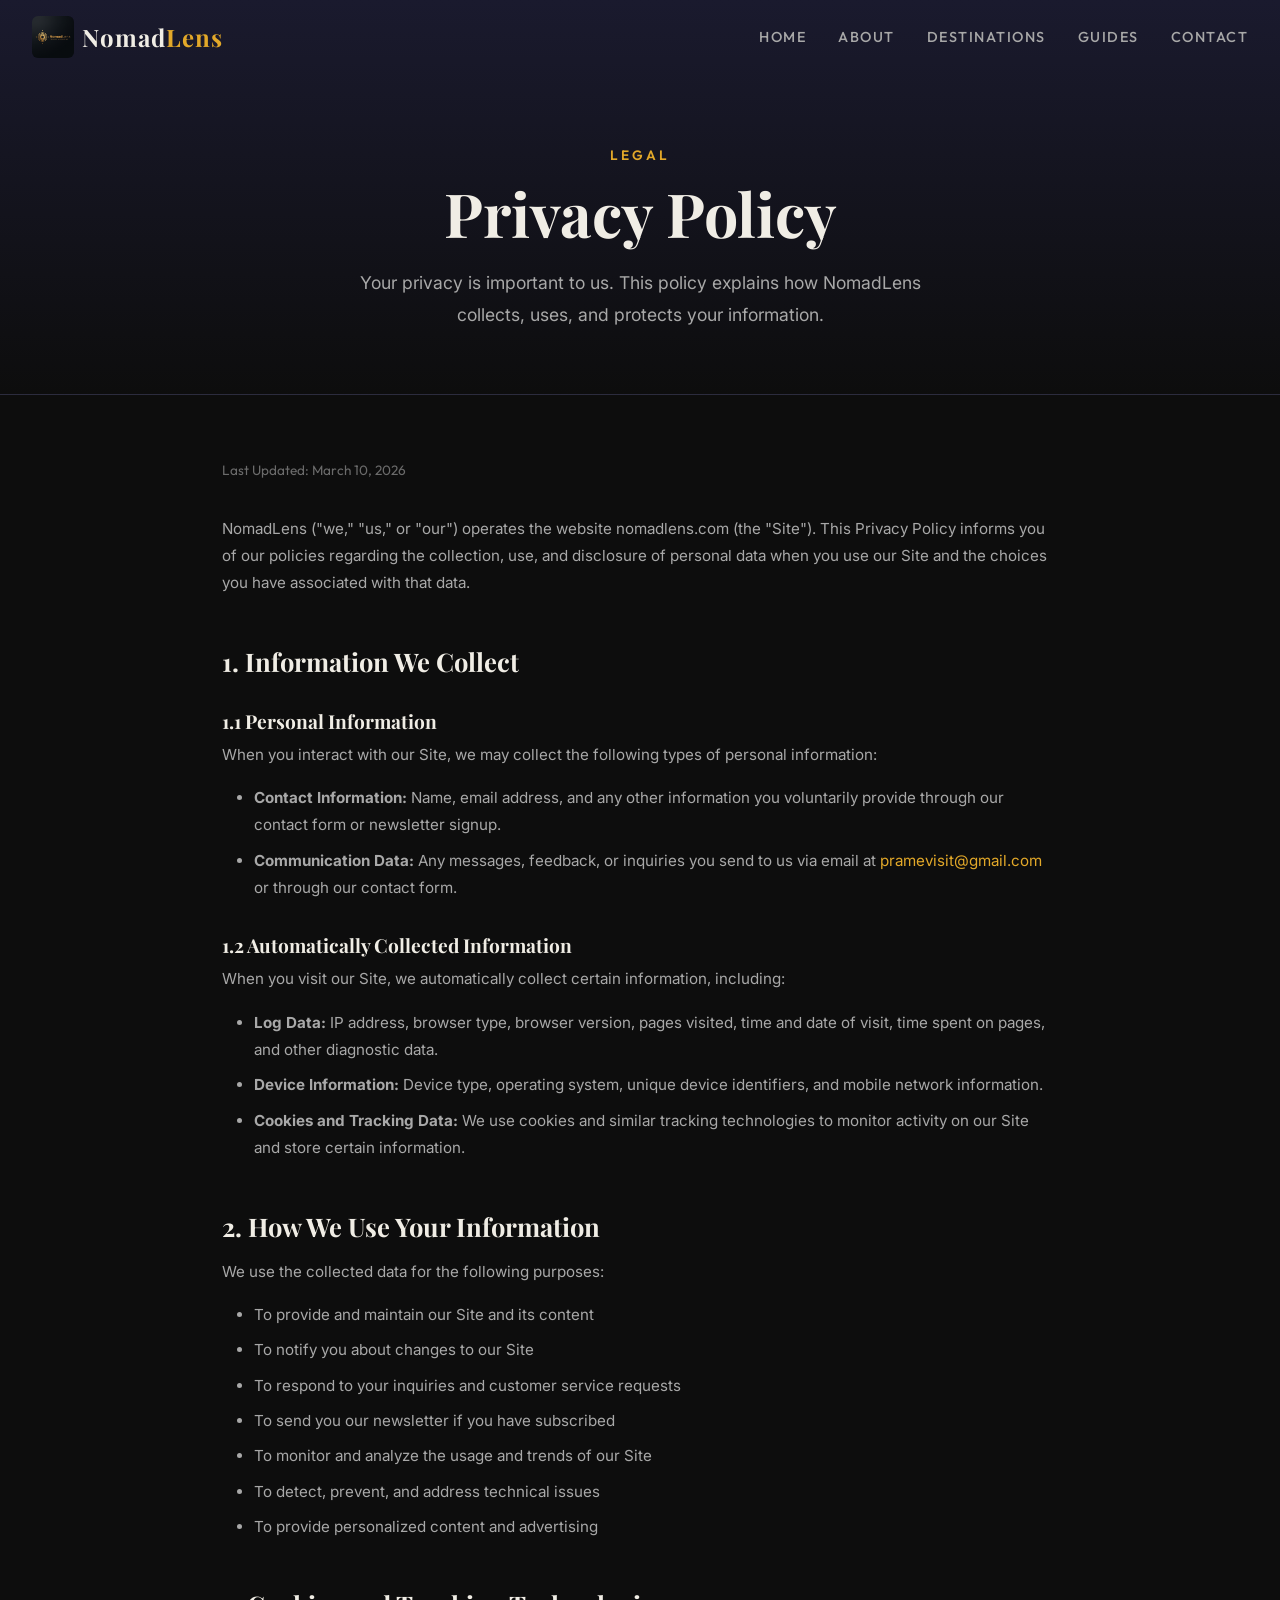
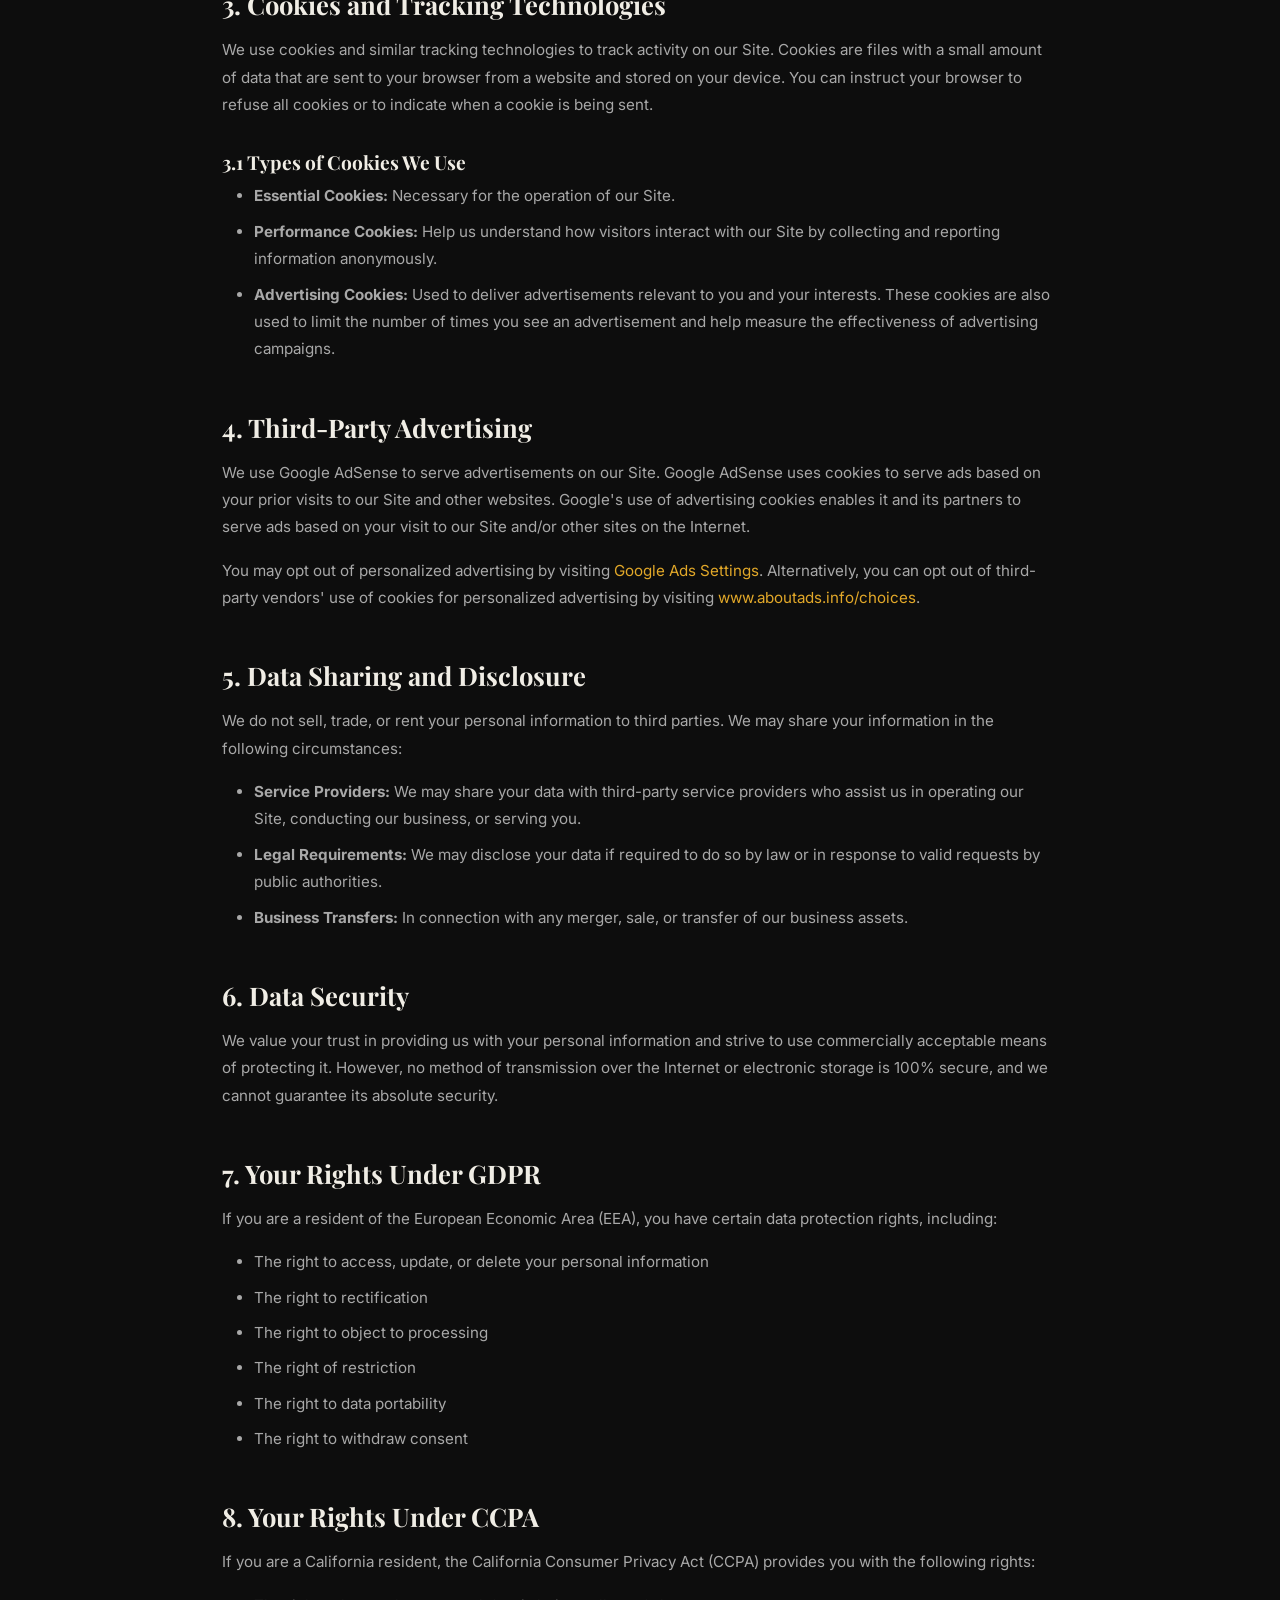
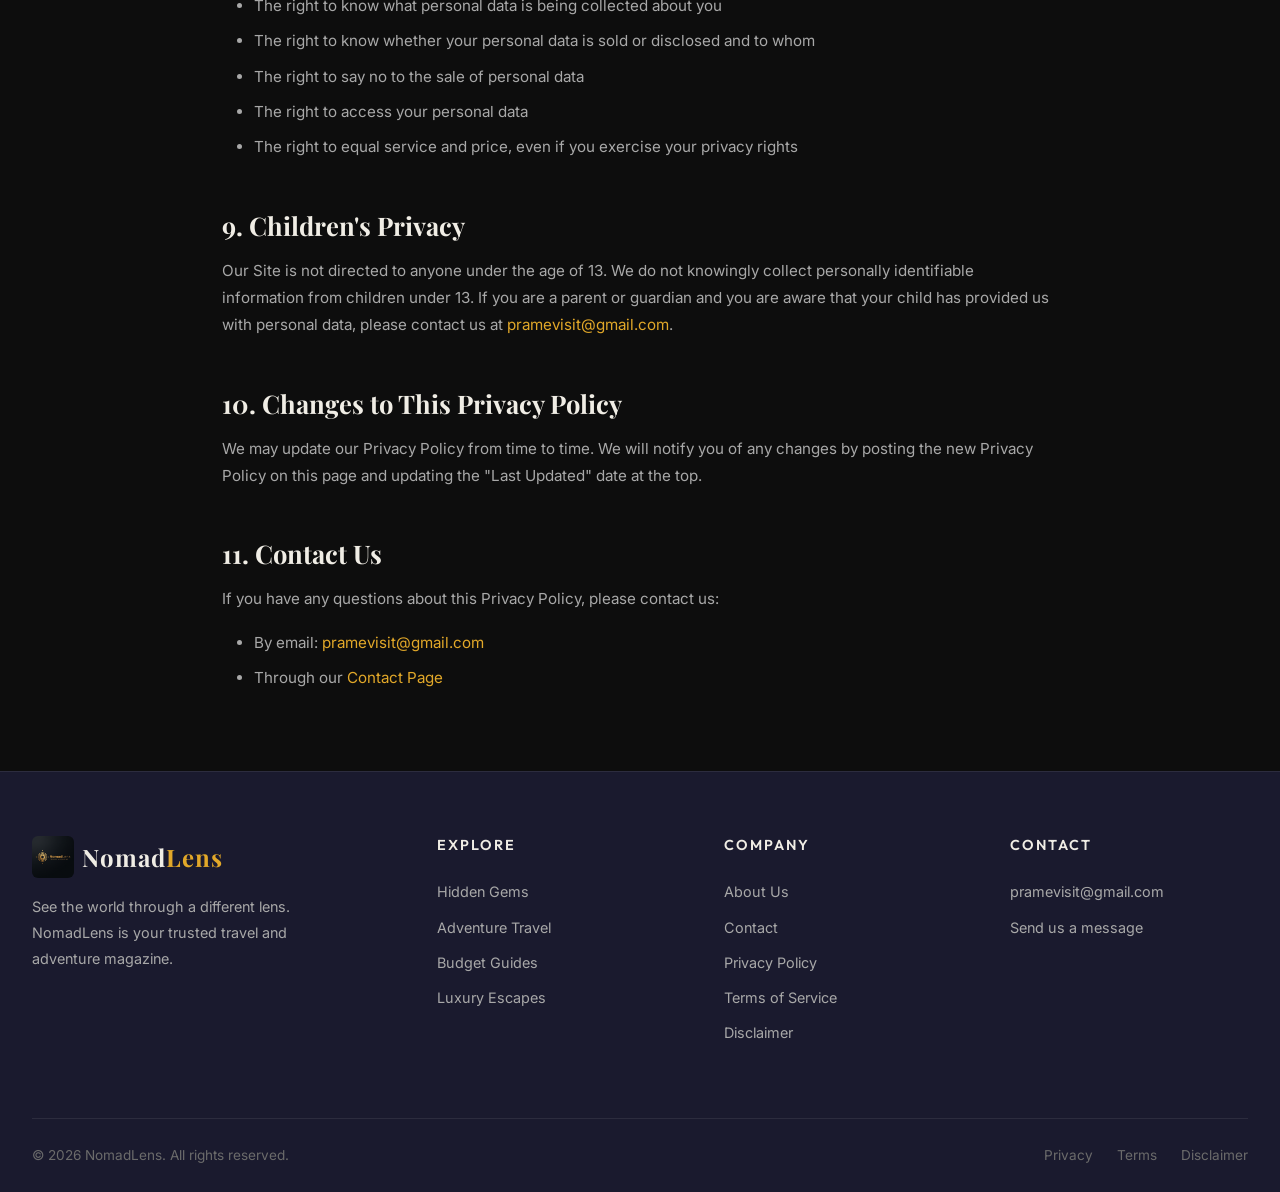
<file: privacy-policy.html>
<!DOCTYPE html>
<html lang="en">

<head>
    <meta charset="UTF-8">
    <meta name="viewport" content="width=device-width, initial-scale=1.0">
    <title>Privacy Policy — NomadLens | Travel & Adventure Magazine</title>
    <meta name="description"
        content="NomadLens Privacy Policy. Learn how we collect, use, and protect your personal information when you visit our travel magazine website.">
    <meta name="robots" content="index, follow">
    <link rel="canonical" href="https://nomadlens.com/privacy-policy.html">
    <link rel="stylesheet" href="style.css">
    <!-- Google AdSense -->
    <script async src="https://pagead2.googlesyndication.com/pagead/js/adsbygoogle.js?client=ca-pub-6546957481428602"
        crossorigin="anonymous"></script>
</head>

<body>

    <!-- Header -->
    <header class="header" id="header">
        <div class="container">
            <a href="index.html" class="logo">
                <img src="images/logo.png" alt="NomadLens Logo">
                <span class="logo-text">Nomad<span>Lens</span></span>
            </a>
            <nav class="nav-links" id="navLinks">
                <a href="index.html">Home</a>
                <a href="about.html">About</a>
                <a href="article-hidden-gems-southeast-asia.html">Destinations</a>
                <a href="article-budget-travel-europe.html">Guides</a>
                <a href="contact.html">Contact</a>
            </nav>
            <button class="menu-toggle" id="menuToggle" aria-label="Toggle menu">
                <span></span><span></span><span></span>
            </button>
        </div>
    </header>

    <!-- Page Header -->
    <div class="page-header">
        <div class="container">
            <span class="section-label">Legal</span>
            <h1>Privacy Policy</h1>
            <p>Your privacy is important to us. This policy explains how NomadLens collects, uses, and protects your
                information.</p>
        </div>
    </div>

    <!-- Legal Content -->
    <div class="legal-content">
        <span class="last-updated">Last Updated: March 10, 2026</span>

        <p>NomadLens ("we," "us," or "our") operates the website nomadlens.com (the "Site"). This Privacy Policy informs
            you of our policies regarding the collection, use, and disclosure of personal data when you use our Site and
            the choices you have associated with that data.</p>

        <h2>1. Information We Collect</h2>
        <h3>1.1 Personal Information</h3>
        <p>When you interact with our Site, we may collect the following types of personal information:</p>
        <ul>
            <li><strong>Contact Information:</strong> Name, email address, and any other information you voluntarily
                provide through our contact form or newsletter signup.</li>
            <li><strong>Communication Data:</strong> Any messages, feedback, or inquiries you send to us via email at <a
                    href="mailto:pramevisit@gmail.com">pramevisit@gmail.com</a> or through our contact form.</li>
        </ul>

        <h3>1.2 Automatically Collected Information</h3>
        <p>When you visit our Site, we automatically collect certain information, including:</p>
        <ul>
            <li><strong>Log Data:</strong> IP address, browser type, browser version, pages visited, time and date of
                visit, time spent on pages, and other diagnostic data.</li>
            <li><strong>Device Information:</strong> Device type, operating system, unique device identifiers, and
                mobile network information.</li>
            <li><strong>Cookies and Tracking Data:</strong> We use cookies and similar tracking technologies to monitor
                activity on our Site and store certain information.</li>
        </ul>

        <h2>2. How We Use Your Information</h2>
        <p>We use the collected data for the following purposes:</p>
        <ul>
            <li>To provide and maintain our Site and its content</li>
            <li>To notify you about changes to our Site</li>
            <li>To respond to your inquiries and customer service requests</li>
            <li>To send you our newsletter if you have subscribed</li>
            <li>To monitor and analyze the usage and trends of our Site</li>
            <li>To detect, prevent, and address technical issues</li>
            <li>To provide personalized content and advertising</li>
        </ul>

        <h2>3. Cookies and Tracking Technologies</h2>
        <p>We use cookies and similar tracking technologies to track activity on our Site. Cookies are files with a
            small amount of data that are sent to your browser from a website and stored on your device. You can
            instruct your browser to refuse all cookies or to indicate when a cookie is being sent.</p>

        <h3>3.1 Types of Cookies We Use</h3>
        <ul>
            <li><strong>Essential Cookies:</strong> Necessary for the operation of our Site.</li>
            <li><strong>Performance Cookies:</strong> Help us understand how visitors interact with our Site by
                collecting and reporting information anonymously.</li>
            <li><strong>Advertising Cookies:</strong> Used to deliver advertisements relevant to you and your interests.
                These cookies are also used to limit the number of times you see an advertisement and help measure the
                effectiveness of advertising campaigns.</li>
        </ul>

        <h2>4. Third-Party Advertising</h2>
        <p>We use Google AdSense to serve advertisements on our Site. Google AdSense uses cookies to serve ads based on
            your prior visits to our Site and other websites. Google's use of advertising cookies enables it and its
            partners to serve ads based on your visit to our Site and/or other sites on the Internet.</p>
        <p>You may opt out of personalized advertising by visiting <a href="https://www.google.com/settings/ads"
                target="_blank" rel="noopener">Google Ads Settings</a>. Alternatively, you can opt out of third-party
            vendors' use of cookies for personalized advertising by visiting <a
                href="https://www.aboutads.info/choices/" target="_blank" rel="noopener">www.aboutads.info/choices</a>.
        </p>

        <h2>5. Data Sharing and Disclosure</h2>
        <p>We do not sell, trade, or rent your personal information to third parties. We may share your information in
            the following circumstances:</p>
        <ul>
            <li><strong>Service Providers:</strong> We may share your data with third-party service providers who assist
                us in operating our Site, conducting our business, or serving you.</li>
            <li><strong>Legal Requirements:</strong> We may disclose your data if required to do so by law or in
                response to valid requests by public authorities.</li>
            <li><strong>Business Transfers:</strong> In connection with any merger, sale, or transfer of our business
                assets.</li>
        </ul>

        <h2>6. Data Security</h2>
        <p>We value your trust in providing us with your personal information and strive to use commercially acceptable
            means of protecting it. However, no method of transmission over the Internet or electronic storage is 100%
            secure, and we cannot guarantee its absolute security.</p>

        <h2>7. Your Rights Under GDPR</h2>
        <p>If you are a resident of the European Economic Area (EEA), you have certain data protection rights,
            including:</p>
        <ul>
            <li>The right to access, update, or delete your personal information</li>
            <li>The right to rectification</li>
            <li>The right to object to processing</li>
            <li>The right of restriction</li>
            <li>The right to data portability</li>
            <li>The right to withdraw consent</li>
        </ul>

        <h2>8. Your Rights Under CCPA</h2>
        <p>If you are a California resident, the California Consumer Privacy Act (CCPA) provides you with the following
            rights:</p>
        <ul>
            <li>The right to know what personal data is being collected about you</li>
            <li>The right to know whether your personal data is sold or disclosed and to whom</li>
            <li>The right to say no to the sale of personal data</li>
            <li>The right to access your personal data</li>
            <li>The right to equal service and price, even if you exercise your privacy rights</li>
        </ul>

        <h2>9. Children's Privacy</h2>
        <p>Our Site is not directed to anyone under the age of 13. We do not knowingly collect personally identifiable
            information from children under 13. If you are a parent or guardian and you are aware that your child has
            provided us with personal data, please contact us at <a
                href="mailto:pramevisit@gmail.com">pramevisit@gmail.com</a>.</p>

        <h2>10. Changes to This Privacy Policy</h2>
        <p>We may update our Privacy Policy from time to time. We will notify you of any changes by posting the new
            Privacy Policy on this page and updating the "Last Updated" date at the top.</p>

        <h2>11. Contact Us</h2>
        <p>If you have any questions about this Privacy Policy, please contact us:</p>
        <ul>
            <li>By email: <a href="mailto:pramevisit@gmail.com">pramevisit@gmail.com</a></li>
            <li>Through our <a href="contact.html">Contact Page</a></li>
        </ul>
    </div>

    <!-- Footer -->
    <footer class="footer">
        <div class="container">
            <div class="footer-grid">
                <div class="footer-brand">
                    <a href="index.html" class="logo">
                        <img src="images/logo.png" alt="NomadLens Logo">
                        <span class="logo-text">Nomad<span>Lens</span></span>
                    </a>
                    <p>See the world through a different lens. NomadLens is your trusted travel and adventure magazine.
                    </p>
                </div>
                <div class="footer-col">
                    <h4>Explore</h4>
                    <ul>
                        <li><a href="article-hidden-gems-southeast-asia.html">Hidden Gems</a></li>
                        <li><a href="article-extreme-adventure-destinations.html">Adventure Travel</a></li>
                        <li><a href="article-budget-travel-europe.html">Budget Guides</a></li>
                        <li><a href="article-maldives-travel-guide.html">Luxury Escapes</a></li>
                    </ul>
                </div>
                <div class="footer-col">
                    <h4>Company</h4>
                    <ul>
                        <li><a href="about.html">About Us</a></li>
                        <li><a href="contact.html">Contact</a></li>
                        <li><a href="privacy-policy.html">Privacy Policy</a></li>
                        <li><a href="terms.html">Terms of Service</a></li>
                        <li><a href="disclaimer.html">Disclaimer</a></li>
                    </ul>
                </div>
                <div class="footer-col">
                    <h4>Contact</h4>
                    <ul>
                        <li><a href="mailto:pramevisit@gmail.com">pramevisit@gmail.com</a></li>
                        <li><a href="contact.html">Send us a message</a></li>
                    </ul>
                </div>
            </div>
            <div class="footer-bottom">
                <p>&copy; 2026 NomadLens. All rights reserved.</p>
                <div class="footer-bottom-links">
                    <a href="privacy-policy.html">Privacy</a>
                    <a href="terms.html">Terms</a>
                    <a href="disclaimer.html">Disclaimer</a>
                </div>
            </div>
        </div>
    </footer>

    <script src="script.js"></script>
</body>

</html>
</file>
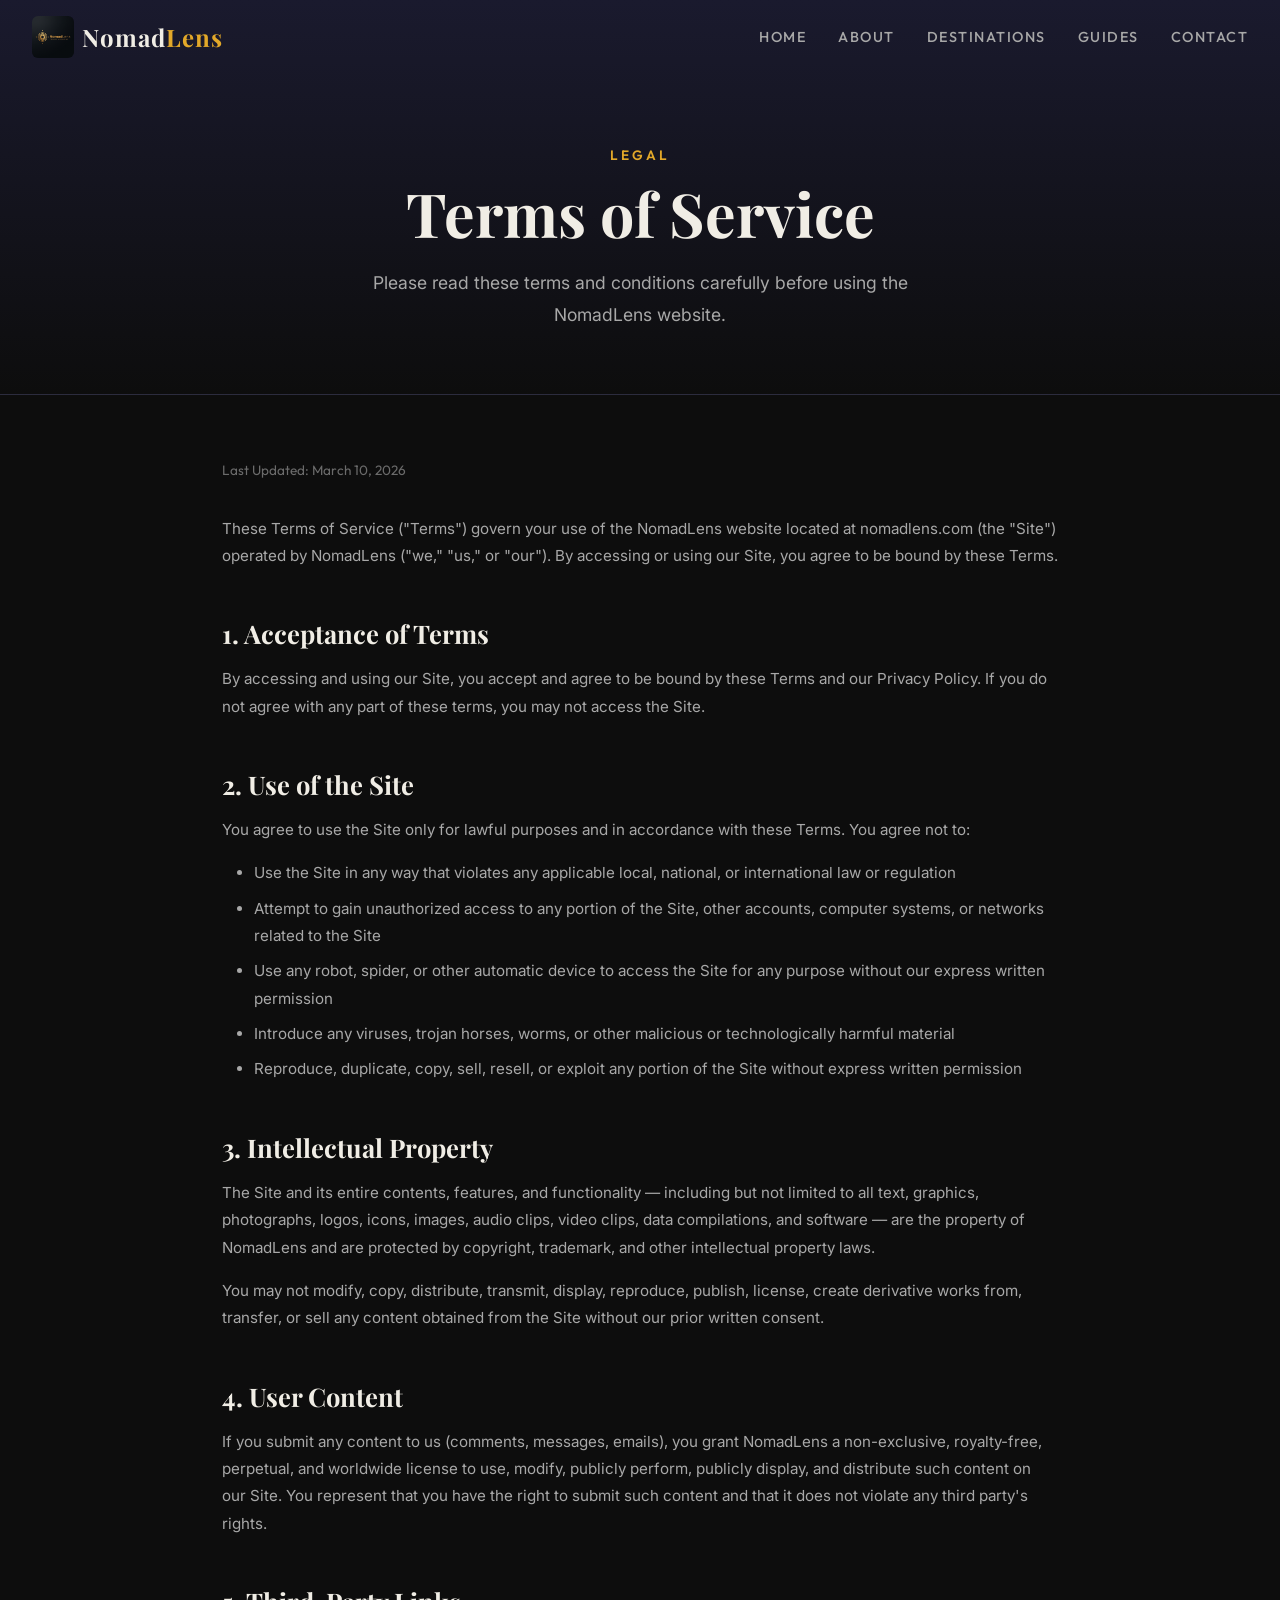
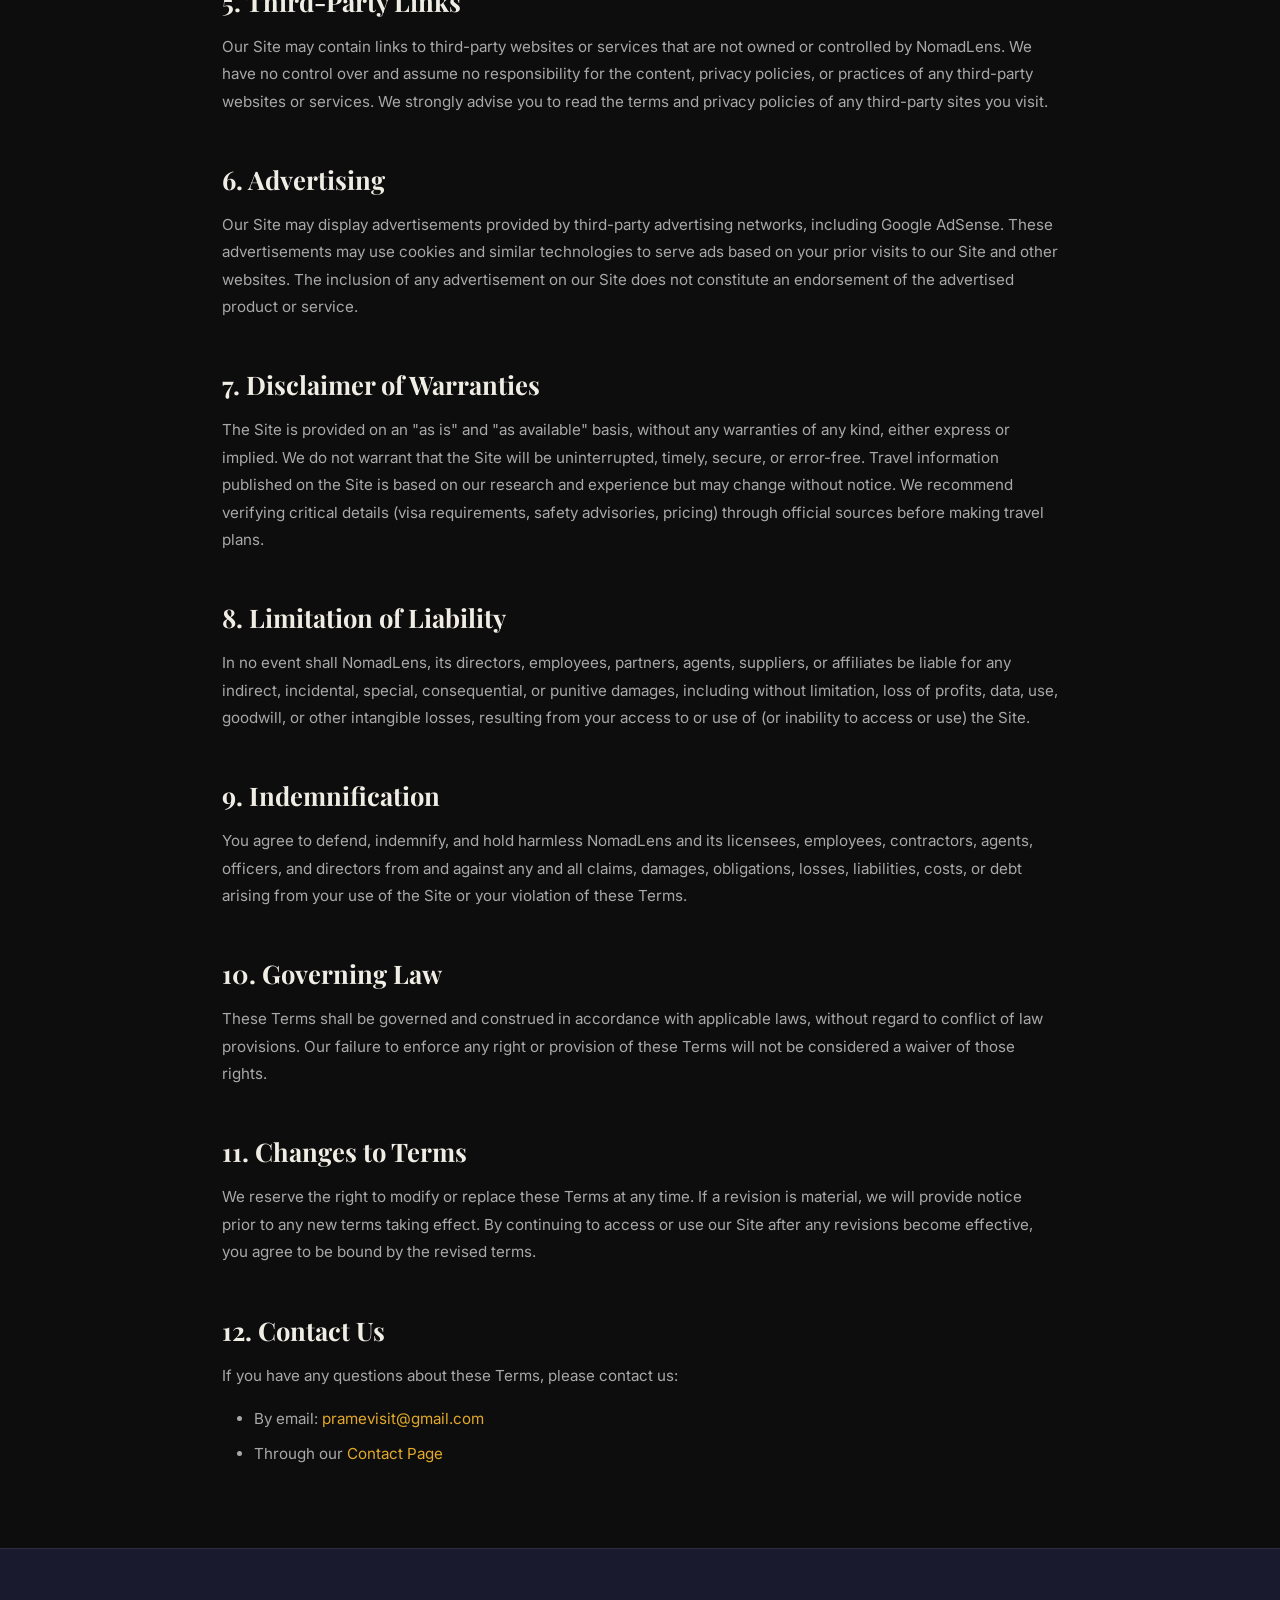
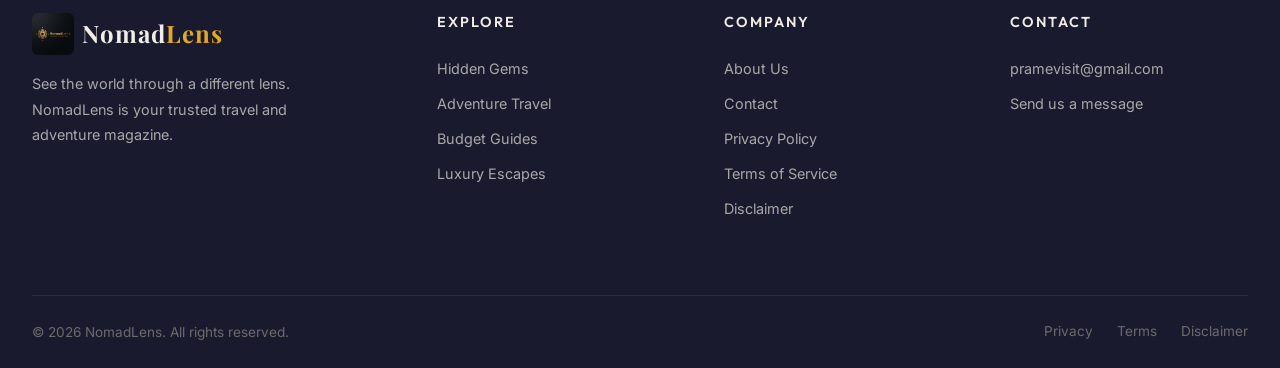
<file: terms.html>
<!DOCTYPE html>
<html lang="en">

<head>
    <meta charset="UTF-8">
    <meta name="viewport" content="width=device-width, initial-scale=1.0">
    <title>Terms of Service — NomadLens | Travel & Adventure Magazine</title>
    <meta name="description"
        content="NomadLens Terms of Service. Read our terms and conditions governing the use of our travel magazine website.">
    <meta name="robots" content="index, follow">
    <link rel="canonical" href="https://nomadlens.com/terms.html">
    <link rel="stylesheet" href="style.css">
    <!-- Google AdSense -->
    <script async src="https://pagead2.googlesyndication.com/pagead/js/adsbygoogle.js?client=ca-pub-6546957481428602"
        crossorigin="anonymous"></script>
</head>

<body>

    <header class="header" id="header">
        <div class="container">
            <a href="index.html" class="logo">
                <img src="images/logo.png" alt="NomadLens Logo">
                <span class="logo-text">Nomad<span>Lens</span></span>
            </a>
            <nav class="nav-links" id="navLinks">
                <a href="index.html">Home</a>
                <a href="about.html">About</a>
                <a href="article-hidden-gems-southeast-asia.html">Destinations</a>
                <a href="article-budget-travel-europe.html">Guides</a>
                <a href="contact.html">Contact</a>
            </nav>
            <button class="menu-toggle" id="menuToggle" aria-label="Toggle menu">
                <span></span><span></span><span></span>
            </button>
        </div>
    </header>

    <div class="page-header">
        <div class="container">
            <span class="section-label">Legal</span>
            <h1>Terms of Service</h1>
            <p>Please read these terms and conditions carefully before using the NomadLens website.</p>
        </div>
    </div>

    <div class="legal-content">
        <span class="last-updated">Last Updated: March 10, 2026</span>

        <p>These Terms of Service ("Terms") govern your use of the NomadLens website located at nomadlens.com (the
            "Site") operated by NomadLens ("we," "us," or "our"). By accessing or using our Site, you agree to be bound
            by these Terms.</p>

        <h2>1. Acceptance of Terms</h2>
        <p>By accessing and using our Site, you accept and agree to be bound by these Terms and our Privacy Policy. If
            you do not agree with any part of these terms, you may not access the Site.</p>

        <h2>2. Use of the Site</h2>
        <p>You agree to use the Site only for lawful purposes and in accordance with these Terms. You agree not to:</p>
        <ul>
            <li>Use the Site in any way that violates any applicable local, national, or international law or regulation
            </li>
            <li>Attempt to gain unauthorized access to any portion of the Site, other accounts, computer systems, or
                networks related to the Site</li>
            <li>Use any robot, spider, or other automatic device to access the Site for any purpose without our express
                written permission</li>
            <li>Introduce any viruses, trojan horses, worms, or other malicious or technologically harmful material</li>
            <li>Reproduce, duplicate, copy, sell, resell, or exploit any portion of the Site without express written
                permission</li>
        </ul>

        <h2>3. Intellectual Property</h2>
        <p>The Site and its entire contents, features, and functionality — including but not limited to all text,
            graphics, photographs, logos, icons, images, audio clips, video clips, data compilations, and software — are
            the property of NomadLens and are protected by copyright, trademark, and other intellectual property laws.
        </p>
        <p>You may not modify, copy, distribute, transmit, display, reproduce, publish, license, create derivative works
            from, transfer, or sell any content obtained from the Site without our prior written consent.</p>

        <h2>4. User Content</h2>
        <p>If you submit any content to us (comments, messages, emails), you grant NomadLens a non-exclusive,
            royalty-free, perpetual, and worldwide license to use, modify, publicly perform, publicly display, and
            distribute such content on our Site. You represent that you have the right to submit such content and that
            it does not violate any third party's rights.</p>

        <h2>5. Third-Party Links</h2>
        <p>Our Site may contain links to third-party websites or services that are not owned or controlled by NomadLens.
            We have no control over and assume no responsibility for the content, privacy policies, or practices of any
            third-party websites or services. We strongly advise you to read the terms and privacy policies of any
            third-party sites you visit.</p>

        <h2>6. Advertising</h2>
        <p>Our Site may display advertisements provided by third-party advertising networks, including Google AdSense.
            These advertisements may use cookies and similar technologies to serve ads based on your prior visits to our
            Site and other websites. The inclusion of any advertisement on our Site does not constitute an endorsement
            of the advertised product or service.</p>

        <h2>7. Disclaimer of Warranties</h2>
        <p>The Site is provided on an "as is" and "as available" basis, without any warranties of any kind, either
            express or implied. We do not warrant that the Site will be uninterrupted, timely, secure, or error-free.
            Travel information published on the Site is based on our research and experience but may change without
            notice. We recommend verifying critical details (visa requirements, safety advisories, pricing) through
            official sources before making travel plans.</p>

        <h2>8. Limitation of Liability</h2>
        <p>In no event shall NomadLens, its directors, employees, partners, agents, suppliers, or affiliates be liable
            for any indirect, incidental, special, consequential, or punitive damages, including without limitation,
            loss of profits, data, use, goodwill, or other intangible losses, resulting from your access to or use of
            (or inability to access or use) the Site.</p>

        <h2>9. Indemnification</h2>
        <p>You agree to defend, indemnify, and hold harmless NomadLens and its licensees, employees, contractors,
            agents, officers, and directors from and against any and all claims, damages, obligations, losses,
            liabilities, costs, or debt arising from your use of the Site or your violation of these Terms.</p>

        <h2>10. Governing Law</h2>
        <p>These Terms shall be governed and construed in accordance with applicable laws, without regard to conflict of
            law provisions. Our failure to enforce any right or provision of these Terms will not be considered a waiver
            of those rights.</p>

        <h2>11. Changes to Terms</h2>
        <p>We reserve the right to modify or replace these Terms at any time. If a revision is material, we will provide
            notice prior to any new terms taking effect. By continuing to access or use our Site after any revisions
            become effective, you agree to be bound by the revised terms.</p>

        <h2>12. Contact Us</h2>
        <p>If you have any questions about these Terms, please contact us:</p>
        <ul>
            <li>By email: <a href="mailto:pramevisit@gmail.com">pramevisit@gmail.com</a></li>
            <li>Through our <a href="contact.html">Contact Page</a></li>
        </ul>
    </div>

    <footer class="footer">
        <div class="container">
            <div class="footer-grid">
                <div class="footer-brand">
                    <a href="index.html" class="logo">
                        <img src="images/logo.png" alt="NomadLens Logo">
                        <span class="logo-text">Nomad<span>Lens</span></span>
                    </a>
                    <p>See the world through a different lens. NomadLens is your trusted travel and adventure magazine.
                    </p>
                </div>
                <div class="footer-col">
                    <h4>Explore</h4>
                    <ul>
                        <li><a href="article-hidden-gems-southeast-asia.html">Hidden Gems</a></li>
                        <li><a href="article-extreme-adventure-destinations.html">Adventure Travel</a></li>
                        <li><a href="article-budget-travel-europe.html">Budget Guides</a></li>
                        <li><a href="article-maldives-travel-guide.html">Luxury Escapes</a></li>
                    </ul>
                </div>
                <div class="footer-col">
                    <h4>Company</h4>
                    <ul>
                        <li><a href="about.html">About Us</a></li>
                        <li><a href="contact.html">Contact</a></li>
                        <li><a href="privacy-policy.html">Privacy Policy</a></li>
                        <li><a href="terms.html">Terms of Service</a></li>
                        <li><a href="disclaimer.html">Disclaimer</a></li>
                    </ul>
                </div>
                <div class="footer-col">
                    <h4>Contact</h4>
                    <ul>
                        <li><a href="mailto:pramevisit@gmail.com">pramevisit@gmail.com</a></li>
                        <li><a href="contact.html">Send us a message</a></li>
                    </ul>
                </div>
            </div>
            <div class="footer-bottom">
                <p>&copy; 2026 NomadLens. All rights reserved.</p>
                <div class="footer-bottom-links">
                    <a href="privacy-policy.html">Privacy</a>
                    <a href="terms.html">Terms</a>
                    <a href="disclaimer.html">Disclaimer</a>
                </div>
            </div>
        </div>
    </footer>

    <script src="script.js"></script>
</body>

</html>
</file>
<file: style.css>
/* ============================================
   NomadLens — Travel & Adventure Magazine
   Design System & Global Styles
   ============================================ */

/* ---- Google Fonts ---- */
@import url('https://fonts.googleapis.com/css2?family=Inter:wght@300;400;500;600;700&family=Outfit:wght@400;500;600;700&family=Playfair+Display:ital,wght@0,400;0,500;0,600;0,700;0,800;1,400;1,500&display=swap');

/* ---- CSS Variables ---- */
:root {
  /* Colors */
  --bg-primary: #0d0d0d;
  --bg-surface: #1a1a2e;
  --bg-card: #16213e;
  --bg-card-hover: #1c2d50;
  --accent-gold: #e2a829;
  --accent-gold-light: #f0c95c;
  --accent-coral: #e76f51;
  --accent-teal: #2a9d8f;
  --accent-teal-light: #3ec4b4;
  --text-primary: #f0ede5;
  --text-secondary: #a8a8a8;
  --text-muted: #6b6b6b;
  --border-color: rgba(255, 255, 255, 0.08);
  --border-light: rgba(255, 255, 255, 0.15);
  --glass-bg: rgba(26, 26, 46, 0.7);
  --glass-border: rgba(255, 255, 255, 0.1);
  --shadow-sm: 0 2px 8px rgba(0, 0, 0, 0.3);
  --shadow-md: 0 4px 20px rgba(0, 0, 0, 0.4);
  --shadow-lg: 0 8px 40px rgba(0, 0, 0, 0.5);
  --shadow-glow: 0 0 30px rgba(226, 168, 41, 0.15);

  /* Typography */
  --font-heading: 'Playfair Display', Georgia, serif;
  --font-body: 'Inter', -apple-system, BlinkMacSystemFont, sans-serif;
  --font-accent: 'Outfit', sans-serif;

  /* Spacing */
  --space-xs: 0.25rem;
  --space-sm: 0.5rem;
  --space-md: 1rem;
  --space-lg: 1.5rem;
  --space-xl: 2rem;
  --space-2xl: 3rem;
  --space-3xl: 4rem;
  --space-4xl: 6rem;

  /* Layout */
  --max-width: 1280px;
  --max-width-narrow: 900px;
  --border-radius: 12px;
  --border-radius-sm: 8px;
  --border-radius-lg: 20px;

  /* Transitions */
  --transition-fast: 0.2s ease;
  --transition-normal: 0.3s ease;
  --transition-slow: 0.5s ease;
}

/* ---- Reset & Base ---- */
*,
*::before,
*::after {
  margin: 0;
  padding: 0;
  box-sizing: border-box;
}

html {
  scroll-behavior: smooth;
  font-size: 16px;
  -webkit-font-smoothing: antialiased;
  -moz-osx-font-smoothing: grayscale;
}

body {
  font-family: var(--font-body);
  background-color: var(--bg-primary);
  color: var(--text-primary);
  line-height: 1.7;
  overflow-x: hidden;
}

a {
  color: var(--accent-gold);
  text-decoration: none;
  transition: color var(--transition-fast);
}

a:hover {
  color: var(--accent-gold-light);
}

img {
  max-width: 100%;
  height: auto;
  display: block;
}

ul, ol {
  list-style: none;
}

/* ---- Typography ---- */
h1, h2, h3, h4, h5, h6 {
  font-family: var(--font-heading);
  color: var(--text-primary);
  line-height: 1.25;
  font-weight: 700;
}

h1 { font-size: clamp(2.2rem, 5vw, 3.8rem); }
h2 { font-size: clamp(1.6rem, 3.5vw, 2.6rem); }
h3 { font-size: clamp(1.2rem, 2.5vw, 1.8rem); }
h4 { font-size: clamp(1rem, 1.5vw, 1.3rem); }

p {
  color: var(--text-secondary);
  line-height: 1.8;
  margin-bottom: var(--space-md);
}

.section-label {
  font-family: var(--font-accent);
  font-size: 0.85rem;
  font-weight: 600;
  letter-spacing: 3px;
  text-transform: uppercase;
  color: var(--accent-gold);
  margin-bottom: var(--space-sm);
  display: block;
}

.section-title {
  margin-bottom: var(--space-lg);
}

.section-subtitle {
  color: var(--text-secondary);
  font-size: 1.1rem;
  max-width: 600px;
}

/* ---- Layout Utilities ---- */
.container {
  width: 100%;
  max-width: var(--max-width);
  margin: 0 auto;
  padding: 0 var(--space-xl);
}

.container-narrow {
  max-width: var(--max-width-narrow);
  margin: 0 auto;
  padding: 0 var(--space-xl);
}

.section {
  padding: var(--space-4xl) 0;
}

.flex {
  display: flex;
}

.flex-center {
  display: flex;
  align-items: center;
  justify-content: center;
}

.grid-2 {
  display: grid;
  grid-template-columns: repeat(2, 1fr);
  gap: var(--space-xl);
}

.grid-3 {
  display: grid;
  grid-template-columns: repeat(3, 1fr);
  gap: var(--space-xl);
}

.grid-4 {
  display: grid;
  grid-template-columns: repeat(4, 1fr);
  gap: var(--space-lg);
}

/* ---- Header & Navigation ---- */
.header {
  position: fixed;
  top: 0;
  left: 0;
  right: 0;
  z-index: 1000;
  padding: var(--space-md) 0;
  transition: background var(--transition-normal), padding var(--transition-normal), box-shadow var(--transition-normal);
}

.header.scrolled {
  background: rgba(13, 13, 13, 0.95);
  backdrop-filter: blur(20px);
  -webkit-backdrop-filter: blur(20px);
  padding: var(--space-sm) 0;
  box-shadow: 0 2px 20px rgba(0, 0, 0, 0.5);
}

.header .container {
  display: flex;
  align-items: center;
  justify-content: space-between;
}

.logo {
  display: flex;
  align-items: center;
  gap: var(--space-sm);
}

.logo img {
  height: 42px;
  width: auto;
  border-radius: 6px;
}

.logo-text {
  font-family: var(--font-heading);
  font-size: 1.5rem;
  font-weight: 700;
  color: var(--text-primary);
  letter-spacing: 1px;
}

.logo-text span {
  color: var(--accent-gold);
}

.nav-links {
  display: flex;
  align-items: center;
  gap: var(--space-xl);
}

.nav-links a {
  font-family: var(--font-accent);
  font-size: 0.9rem;
  font-weight: 500;
  color: var(--text-secondary);
  text-transform: uppercase;
  letter-spacing: 1.5px;
  position: relative;
  padding: var(--space-xs) 0;
}

.nav-links a::after {
  content: '';
  position: absolute;
  bottom: -2px;
  left: 0;
  width: 0;
  height: 2px;
  background: var(--accent-gold);
  transition: width var(--transition-normal);
}

.nav-links a:hover,
.nav-links a.active {
  color: var(--accent-gold);
}

.nav-links a:hover::after,
.nav-links a.active::after {
  width: 100%;
}

.nav-search-btn {
  background: none;
  border: none;
  color: var(--text-secondary);
  cursor: pointer;
  font-size: 1.1rem;
  padding: var(--space-sm);
  transition: color var(--transition-fast);
}

.nav-search-btn:hover {
  color: var(--accent-gold);
}

/* Mobile Menu Toggle */
.menu-toggle {
  display: none;
  flex-direction: column;
  gap: 5px;
  background: none;
  border: none;
  cursor: pointer;
  padding: var(--space-sm);
  z-index: 1001;
}

.menu-toggle span {
  width: 25px;
  height: 2px;
  background: var(--text-primary);
  transition: all var(--transition-normal);
  display: block;
}

.menu-toggle.active span:nth-child(1) {
  transform: rotate(45deg) translate(5px, 5px);
}

.menu-toggle.active span:nth-child(2) {
  opacity: 0;
}

.menu-toggle.active span:nth-child(3) {
  transform: rotate(-45deg) translate(5px, -5px);
}

/* ---- Hero Section ---- */
.hero {
  position: relative;
  min-height: 100vh;
  display: flex;
  align-items: center;
  justify-content: center;
  overflow: hidden;
}

.hero-bg {
  position: absolute;
  top: 0;
  left: 0;
  width: 100%;
  height: 100%;
  z-index: 0;
}

.hero-bg img {
  width: 100%;
  height: 100%;
  object-fit: cover;
  filter: brightness(0.45);
}

.hero-overlay {
  position: absolute;
  top: 0;
  left: 0;
  width: 100%;
  height: 100%;
  background: linear-gradient(
    180deg,
    rgba(13, 13, 13, 0.3) 0%,
    rgba(13, 13, 13, 0.1) 40%,
    rgba(13, 13, 13, 0.6) 75%,
    rgba(13, 13, 13, 1) 100%
  );
  z-index: 1;
}

.hero-content {
  position: relative;
  z-index: 2;
  text-align: center;
  max-width: 800px;
  padding: var(--space-xl);
  animation: fadeInUp 1s ease forwards;
}

.hero-content .section-label {
  font-size: 0.9rem;
  letter-spacing: 5px;
  margin-bottom: var(--space-lg);
}

.hero-content h1 {
  font-size: clamp(2.5rem, 6vw, 4.5rem);
  margin-bottom: var(--space-lg);
  line-height: 1.15;
}

.hero-content h1 .highlight {
  color: var(--accent-gold);
  font-style: italic;
}

.hero-content p {
  font-size: 1.15rem;
  color: var(--text-secondary);
  max-width: 600px;
  margin: 0 auto var(--space-2xl);
}

.hero-cta {
  display: flex;
  gap: var(--space-md);
  justify-content: center;
  flex-wrap: wrap;
}

/* ---- Buttons ---- */
.btn {
  font-family: var(--font-accent);
  font-weight: 600;
  font-size: 0.9rem;
  letter-spacing: 1px;
  text-transform: uppercase;
  padding: 14px 32px;
  border-radius: 50px;
  border: none;
  cursor: pointer;
  transition: all var(--transition-normal);
  display: inline-flex;
  align-items: center;
  gap: var(--space-sm);
  text-decoration: none;
}

.btn-primary {
  background: linear-gradient(135deg, var(--accent-gold), var(--accent-coral));
  color: #0d0d0d;
  box-shadow: 0 4px 15px rgba(226, 168, 41, 0.3);
}

.btn-primary:hover {
  transform: translateY(-2px);
  box-shadow: 0 6px 25px rgba(226, 168, 41, 0.45);
  color: #0d0d0d;
}

.btn-outline {
  background: transparent;
  border: 2px solid var(--border-light);
  color: var(--text-primary);
}

.btn-outline:hover {
  border-color: var(--accent-gold);
  color: var(--accent-gold);
  transform: translateY(-2px);
}

.btn-sm {
  padding: 10px 22px;
  font-size: 0.8rem;
}

/* ---- Cards ---- */
.card {
  background: var(--bg-card);
  border: 1px solid var(--border-color);
  border-radius: var(--border-radius);
  overflow: hidden;
  transition: all var(--transition-normal);
}

.card:hover {
  transform: translateY(-6px);
  border-color: var(--border-light);
  box-shadow: var(--shadow-lg);
}

.card-image {
  position: relative;
  overflow: hidden;
  aspect-ratio: 16 / 10;
}

.card-image img {
  width: 100%;
  height: 100%;
  object-fit: cover;
  transition: transform var(--transition-slow);
}

.card:hover .card-image img {
  transform: scale(1.08);
}

.card-category {
  position: absolute;
  top: var(--space-md);
  left: var(--space-md);
  font-family: var(--font-accent);
  font-size: 0.7rem;
  font-weight: 600;
  letter-spacing: 2px;
  text-transform: uppercase;
  background: rgba(226, 168, 41, 0.9);
  color: #0d0d0d;
  padding: 5px 14px;
  border-radius: 50px;
}

.card-body {
  padding: var(--space-lg);
}

.card-meta {
  display: flex;
  align-items: center;
  gap: var(--space-md);
  font-family: var(--font-accent);
  font-size: 0.8rem;
  color: var(--text-muted);
  margin-bottom: var(--space-sm);
}

.card-meta .dot {
  width: 4px;
  height: 4px;
  border-radius: 50%;
  background: var(--text-muted);
}

.card-title {
  font-size: 1.25rem;
  margin-bottom: var(--space-sm);
  line-height: 1.35;
  transition: color var(--transition-fast);
}

.card-title a {
  color: var(--text-primary);
}

.card-title a:hover {
  color: var(--accent-gold);
}

.card-excerpt {
  font-size: 0.95rem;
  color: var(--text-secondary);
  line-height: 1.7;
  margin-bottom: var(--space-md);
}

.card-footer {
  display: flex;
  align-items: center;
  justify-content: space-between;
  padding-top: var(--space-md);
  border-top: 1px solid var(--border-color);
}

.card-author {
  display: flex;
  align-items: center;
  gap: var(--space-sm);
  font-family: var(--font-accent);
  font-size: 0.85rem;
  color: var(--text-secondary);
}

.read-more {
  font-family: var(--font-accent);
  font-size: 0.8rem;
  font-weight: 600;
  color: var(--accent-gold);
  letter-spacing: 1px;
  text-transform: uppercase;
  display: inline-flex;
  align-items: center;
  gap: 6px;
  transition: gap var(--transition-fast);
}

.read-more:hover {
  gap: 10px;
}

/* ---- Featured Article (Large Card) ---- */
.featured-card {
  display: grid;
  grid-template-columns: 1.2fr 1fr;
  background: var(--bg-card);
  border: 1px solid var(--border-color);
  border-radius: var(--border-radius-lg);
  overflow: hidden;
  transition: all var(--transition-normal);
}

.featured-card:hover {
  border-color: var(--border-light);
  box-shadow: var(--shadow-lg);
}

.featured-card .card-image {
  aspect-ratio: auto;
  min-height: 400px;
}

.featured-card .card-body {
  padding: var(--space-2xl);
  display: flex;
  flex-direction: column;
  justify-content: center;
}

.featured-card .card-title {
  font-size: 1.8rem;
}

/* ---- Glassmorphism Card ---- */
.glass-card {
  background: var(--glass-bg);
  backdrop-filter: blur(15px);
  -webkit-backdrop-filter: blur(15px);
  border: 1px solid var(--glass-border);
  border-radius: var(--border-radius);
  padding: var(--space-xl);
  transition: all var(--transition-normal);
}

.glass-card:hover {
  border-color: rgba(226, 168, 41, 0.3);
  box-shadow: var(--shadow-glow);
}

/* ---- Category Section ---- */
.categories-grid {
  display: grid;
  grid-template-columns: repeat(4, 1fr);
  gap: var(--space-lg);
}

.category-card {
  position: relative;
  border-radius: var(--border-radius);
  overflow: hidden;
  aspect-ratio: 3 / 4;
  cursor: pointer;
  transition: transform var(--transition-normal);
}

.category-card:hover {
  transform: scale(1.03);
}

.category-card img {
  width: 100%;
  height: 100%;
  object-fit: cover;
  transition: transform var(--transition-slow);
}

.category-card:hover img {
  transform: scale(1.1);
}

.category-card-overlay {
  position: absolute;
  bottom: 0;
  left: 0;
  right: 0;
  padding: var(--space-xl);
  background: linear-gradient(transparent, rgba(0, 0, 0, 0.85));
}

.category-card-overlay h3 {
  font-size: 1.15rem;
  margin-bottom: var(--space-xs);
}

.category-card-overlay p {
  font-size: 0.8rem;
  color: var(--text-secondary);
  margin: 0;
}

/* ---- Newsletter Section ---- */
.newsletter {
  background: linear-gradient(135deg, var(--bg-surface), var(--bg-card));
  border: 1px solid var(--border-color);
  border-radius: var(--border-radius-lg);
  padding: var(--space-3xl);
  text-align: center;
  position: relative;
  overflow: hidden;
}

.newsletter::before {
  content: '';
  position: absolute;
  top: -50%;
  right: -30%;
  width: 500px;
  height: 500px;
  background: radial-gradient(circle, rgba(226, 168, 41, 0.08) 0%, transparent 70%);
  pointer-events: none;
}

.newsletter h2 {
  margin-bottom: var(--space-sm);
}

.newsletter p {
  max-width: 500px;
  margin: 0 auto var(--space-xl);
}

.newsletter-form {
  display: flex;
  max-width: 500px;
  margin: 0 auto;
  gap: var(--space-sm);
}

.newsletter-form input {
  flex: 1;
  padding: 14px 20px;
  border-radius: 50px;
  border: 1px solid var(--border-light);
  background: rgba(255, 255, 255, 0.05);
  color: var(--text-primary);
  font-family: var(--font-body);
  font-size: 0.95rem;
  outline: none;
  transition: border-color var(--transition-fast);
}

.newsletter-form input::placeholder {
  color: var(--text-muted);
}

.newsletter-form input:focus {
  border-color: var(--accent-gold);
}

/* ---- Stats Section ---- */
.stats-grid {
  display: grid;
  grid-template-columns: repeat(4, 1fr);
  gap: var(--space-lg);
  text-align: center;
}

.stat-item {
  padding: var(--space-xl);
}

.stat-number {
  font-family: var(--font-heading);
  font-size: 2.8rem;
  font-weight: 800;
  color: var(--accent-gold);
  margin-bottom: var(--space-xs);
  display: block;
}

.stat-label {
  font-family: var(--font-accent);
  font-size: 0.85rem;
  color: var(--text-secondary);
  text-transform: uppercase;
  letter-spacing: 2px;
}

/* ---- Footer ---- */
.footer {
  background: var(--bg-surface);
  border-top: 1px solid var(--border-color);
  padding-top: var(--space-3xl);
}

.footer-grid {
  display: grid;
  grid-template-columns: 1.5fr 1fr 1fr 1fr;
  gap: var(--space-2xl);
  margin-bottom: var(--space-3xl);
}

.footer-brand p {
  font-size: 0.9rem;
  margin-top: var(--space-md);
  max-width: 300px;
}

.footer-social {
  display: flex;
  gap: var(--space-md);
  margin-top: var(--space-lg);
}

.footer-social a {
  width: 40px;
  height: 40px;
  border-radius: 50%;
  border: 1px solid var(--border-light);
  display: flex;
  align-items: center;
  justify-content: center;
  color: var(--text-secondary);
  font-size: 0.85rem;
  transition: all var(--transition-fast);
}

.footer-social a:hover {
  background: var(--accent-gold);
  border-color: var(--accent-gold);
  color: #0d0d0d;
}

.footer-col h4 {
  font-family: var(--font-accent);
  font-size: 0.9rem;
  font-weight: 600;
  text-transform: uppercase;
  letter-spacing: 2px;
  margin-bottom: var(--space-lg);
  color: var(--text-primary);
}

.footer-col ul li {
  margin-bottom: var(--space-sm);
}

.footer-col ul li a {
  font-size: 0.9rem;
  color: var(--text-secondary);
  transition: color var(--transition-fast);
}

.footer-col ul li a:hover {
  color: var(--accent-gold);
}

.footer-bottom {
  border-top: 1px solid var(--border-color);
  padding: var(--space-lg) 0;
  display: flex;
  align-items: center;
  justify-content: space-between;
  flex-wrap: wrap;
  gap: var(--space-md);
}

.footer-bottom p {
  font-size: 0.85rem;
  color: var(--text-muted);
  margin: 0;
}

.footer-bottom-links {
  display: flex;
  gap: var(--space-lg);
}

.footer-bottom-links a {
  font-size: 0.85rem;
  color: var(--text-muted);
}

.footer-bottom-links a:hover {
  color: var(--accent-gold);
}

/* ---- Article Page ---- */
.article-hero {
  position: relative;
  height: 65vh;
  min-height: 450px;
  overflow: hidden;
  display: flex;
  align-items: flex-end;
}

.article-hero-bg {
  position: absolute;
  top: 0;
  left: 0;
  width: 100%;
  height: 100%;
}

.article-hero-bg img {
  width: 100%;
  height: 100%;
  object-fit: cover;
  filter: brightness(0.4);
}

.article-hero-overlay {
  position: absolute;
  top: 0;
  left: 0;
  width: 100%;
  height: 100%;
  background: linear-gradient(transparent 30%, rgba(13, 13, 13, 0.95));
}

.article-hero-content {
  position: relative;
  z-index: 2;
  padding: var(--space-3xl);
  max-width: var(--max-width);
  margin: 0 auto;
  width: 100%;
}

.article-hero-content .card-category {
  position: static;
  display: inline-block;
  margin-bottom: var(--space-md);
}

.article-hero-content h1 {
  font-size: clamp(2rem, 4vw, 3rem);
  max-width: 800px;
  margin-bottom: var(--space-lg);
}

.article-meta {
  display: flex;
  align-items: center;
  gap: var(--space-lg);
  flex-wrap: wrap;
  font-family: var(--font-accent);
  font-size: 0.85rem;
  color: var(--text-secondary);
}

.article-meta .dot {
  width: 4px;
  height: 4px;
  border-radius: 50%;
  background: var(--text-muted);
}

/* Article Content */
.article-content {
  max-width: var(--max-width-narrow);
  margin: 0 auto;
  padding: var(--space-3xl) var(--space-xl);
}

.article-content h2 {
  margin: var(--space-2xl) 0 var(--space-md);
  font-size: 1.8rem;
}

.article-content h3 {
  margin: var(--space-xl) 0 var(--space-md);
  font-size: 1.4rem;
}

.article-content p {
  font-size: 1.05rem;
  line-height: 1.9;
  margin-bottom: var(--space-lg);
}

.article-content ul,
.article-content ol {
  margin-bottom: var(--space-lg);
  padding-left: var(--space-xl);
}

.article-content ul {
  list-style: disc;
}

.article-content ol {
  list-style: decimal;
}

.article-content li {
  font-size: 1.05rem;
  line-height: 1.8;
  color: var(--text-secondary);
  margin-bottom: var(--space-sm);
}

.article-content blockquote {
  border-left: 4px solid var(--accent-gold);
  padding: var(--space-lg) var(--space-xl);
  margin: var(--space-xl) 0;
  background: rgba(226, 168, 41, 0.05);
  border-radius: 0 var(--border-radius-sm) var(--border-radius-sm) 0;
}

.article-content blockquote p {
  font-style: italic;
  font-size: 1.15rem;
  color: var(--text-primary);
  margin: 0;
}

.article-content .article-image {
  margin: var(--space-2xl) 0;
  border-radius: var(--border-radius);
  overflow: hidden;
}

.article-content .article-image img {
  width: 100%;
  border-radius: var(--border-radius);
}

.article-content .article-image figcaption {
  font-family: var(--font-accent);
  font-size: 0.85rem;
  color: var(--text-muted);
  text-align: center;
  margin-top: var(--space-sm);
}

/* Article Tags */
.article-tags {
  display: flex;
  flex-wrap: wrap;
  gap: var(--space-sm);
  margin-top: var(--space-2xl);
  padding-top: var(--space-xl);
  border-top: 1px solid var(--border-color);
}

.article-tag {
  font-family: var(--font-accent);
  font-size: 0.8rem;
  padding: 6px 16px;
  border-radius: 50px;
  border: 1px solid var(--border-light);
  color: var(--text-secondary);
  transition: all var(--transition-fast);
}

.article-tag:hover {
  border-color: var(--accent-gold);
  color: var(--accent-gold);
}

/* ---- Page Header (for non-article pages) ---- */
.page-header {
  padding: calc(80px + var(--space-3xl)) 0 var(--space-3xl);
  text-align: center;
  background: linear-gradient(180deg, var(--bg-surface), var(--bg-primary));
  border-bottom: 1px solid var(--border-color);
}

.page-header h1 {
  margin-bottom: var(--space-md);
}

.page-header p {
  max-width: 600px;
  margin: 0 auto;
  font-size: 1.1rem;
}

/* ---- Contact Form ---- */
.contact-form {
  max-width: 600px;
  margin: 0 auto;
}

.form-group {
  margin-bottom: var(--space-lg);
}

.form-group label {
  font-family: var(--font-accent);
  font-size: 0.85rem;
  font-weight: 500;
  color: var(--text-primary);
  display: block;
  margin-bottom: var(--space-sm);
  letter-spacing: 1px;
  text-transform: uppercase;
}

.form-group input,
.form-group textarea,
.form-group select {
  width: 100%;
  padding: 14px 18px;
  border-radius: var(--border-radius-sm);
  border: 1px solid var(--border-light);
  background: rgba(255, 255, 255, 0.04);
  color: var(--text-primary);
  font-family: var(--font-body);
  font-size: 0.95rem;
  outline: none;
  transition: border-color var(--transition-fast);
}

.form-group input:focus,
.form-group textarea:focus,
.form-group select:focus {
  border-color: var(--accent-gold);
}

.form-group textarea {
  resize: vertical;
  min-height: 150px;
}

/* ---- Legal Pages ---- */
.legal-content {
  max-width: var(--max-width-narrow);
  margin: 0 auto;
  padding: var(--space-3xl) var(--space-xl);
}

.legal-content h2 {
  margin: var(--space-2xl) 0 var(--space-md);
  font-size: 1.6rem;
}

.legal-content h3 {
  margin: var(--space-xl) 0 var(--space-sm);
  font-size: 1.2rem;
}

.legal-content p,
.legal-content li {
  font-size: 0.95rem;
  line-height: 1.8;
  color: var(--text-secondary);
}

.legal-content ul {
  list-style: disc;
  padding-left: var(--space-xl);
  margin-bottom: var(--space-md);
}

.legal-content li {
  margin-bottom: var(--space-sm);
}

.legal-content a {
  color: var(--accent-gold);
}

.last-updated {
  font-family: var(--font-accent);
  font-size: 0.85rem;
  color: var(--text-muted);
  margin-bottom: var(--space-xl);
  display: block;
}

/* ---- About Page ---- */
.about-grid {
  display: grid;
  grid-template-columns: 1fr 1fr;
  gap: var(--space-3xl);
  align-items: center;
  margin-bottom: var(--space-3xl);
}

.about-image {
  border-radius: var(--border-radius-lg);
  overflow: hidden;
}

.about-image img {
  width: 100%;
  height: 400px;
  object-fit: cover;
}

.team-grid {
  display: grid;
  grid-template-columns: repeat(3, 1fr);
  gap: var(--space-xl);
  margin-top: var(--space-xl);
}

.team-member {
  text-align: center;
  padding: var(--space-xl);
  background: var(--bg-card);
  border: 1px solid var(--border-color);
  border-radius: var(--border-radius);
  transition: all var(--transition-normal);
}

.team-member:hover {
  border-color: var(--border-light);
  transform: translateY(-4px);
}

.team-avatar {
  width: 80px;
  height: 80px;
  border-radius: 50%;
  background: linear-gradient(135deg, var(--accent-gold), var(--accent-coral));
  margin: 0 auto var(--space-md);
  display: flex;
  align-items: center;
  justify-content: center;
  font-family: var(--font-heading);
  font-size: 1.5rem;
  font-weight: 700;
  color: #0d0d0d;
}

.team-member h4 {
  font-family: var(--font-accent);
  margin-bottom: var(--space-xs);
}

.team-member p {
  font-size: 0.85rem;
  margin: 0;
}

/* ---- Search Modal ---- */
.search-modal {
  position: fixed;
  top: 0;
  left: 0;
  width: 100%;
  height: 100%;
  background: rgba(13, 13, 13, 0.95);
  backdrop-filter: blur(20px);
  z-index: 2000;
  display: none;
  align-items: center;
  justify-content: center;
  opacity: 0;
  transition: opacity var(--transition-normal);
}

.search-modal.active {
  display: flex;
  opacity: 1;
}

.search-modal-content {
  width: 100%;
  max-width: 600px;
  padding: var(--space-xl);
}

.search-modal input {
  width: 100%;
  padding: 20px 24px;
  font-size: 1.5rem;
  font-family: var(--font-heading);
  background: transparent;
  border: none;
  border-bottom: 2px solid var(--accent-gold);
  color: var(--text-primary);
  outline: none;
}

.search-modal input::placeholder {
  color: var(--text-muted);
}

.search-close {
  position: absolute;
  top: var(--space-xl);
  right: var(--space-xl);
  background: none;
  border: none;
  color: var(--text-secondary);
  font-size: 2rem;
  cursor: pointer;
  transition: color var(--transition-fast);
}

.search-close:hover {
  color: var(--accent-gold);
}

/* ---- Related Articles ---- */
.related-articles {
  background: var(--bg-surface);
  padding: var(--space-3xl) 0;
  border-top: 1px solid var(--border-color);
}

/* ---- Animations ---- */
@keyframes fadeInUp {
  from {
    opacity: 0;
    transform: translateY(30px);
  }
  to {
    opacity: 1;
    transform: translateY(0);
  }
}

@keyframes fadeIn {
  from { opacity: 0; }
  to { opacity: 1; }
}

.fade-in {
  opacity: 0;
  transform: translateY(25px);
  transition: opacity 0.6s ease, transform 0.6s ease;
}

.fade-in.visible {
  opacity: 1;
  transform: translateY(0);
}

.fade-in-delay-1 { transition-delay: 0.1s; }
.fade-in-delay-2 { transition-delay: 0.2s; }
.fade-in-delay-3 { transition-delay: 0.3s; }
.fade-in-delay-4 { transition-delay: 0.4s; }

/* ---- Contact Info ---- */
.contact-info {
  display: grid;
  grid-template-columns: repeat(3, 1fr);
  gap: var(--space-xl);
  margin-bottom: var(--space-3xl);
}

.contact-info-card {
  text-align: center;
  padding: var(--space-xl);
  background: var(--bg-card);
  border: 1px solid var(--border-color);
  border-radius: var(--border-radius);
}

.contact-info-card .icon {
  font-size: 1.5rem;
  color: var(--accent-gold);
  margin-bottom: var(--space-md);
}

.contact-info-card h4 {
  font-family: var(--font-accent);
  margin-bottom: var(--space-sm);
}

.contact-info-card p {
  font-size: 0.9rem;
  margin: 0;
}

/* ---- Responsive Design ---- */
@media (max-width: 1024px) {
  .grid-4,
  .categories-grid,
  .stats-grid {
    grid-template-columns: repeat(2, 1fr);
  }

  .footer-grid {
    grid-template-columns: repeat(2, 1fr);
  }

  .featured-card {
    grid-template-columns: 1fr;
  }

  .featured-card .card-image {
    min-height: 300px;
  }

  .about-grid {
    grid-template-columns: 1fr;
  }
}

@media (max-width: 768px) {
  :root {
    --space-xl: 1.5rem;
    --space-2xl: 2rem;
    --space-3xl: 2.5rem;
    --space-4xl: 3.5rem;
  }

  .nav-links {
    position: fixed;
    top: 0;
    right: -100%;
    width: 300px;
    height: 100vh;
    background: var(--bg-surface);
    flex-direction: column;
    justify-content: center;
    padding: var(--space-xl);
    transition: right var(--transition-normal);
    border-left: 1px solid var(--border-color);
    z-index: 1000;
  }

  .nav-links.active {
    right: 0;
  }

  .menu-toggle {
    display: flex;
  }

  .grid-2,
  .grid-3,
  .team-grid,
  .contact-info {
    grid-template-columns: 1fr;
  }

  .grid-4,
  .categories-grid,
  .stats-grid {
    grid-template-columns: repeat(2, 1fr);
  }

  .hero-content h1 {
    font-size: clamp(2rem, 5vw, 3rem);
  }

  .newsletter {
    padding: var(--space-xl);
  }

  .newsletter-form {
    flex-direction: column;
  }

  .footer-grid {
    grid-template-columns: 1fr;
    gap: var(--space-xl);
  }

  .footer-bottom {
    flex-direction: column;
    text-align: center;
  }

  .article-hero {
    height: 50vh;
  }

  .article-hero-content {
    padding: var(--space-xl);
  }
}

@media (max-width: 480px) {
  .grid-4,
  .categories-grid {
    grid-template-columns: 1fr;
  }

  .stats-grid {
    grid-template-columns: repeat(2, 1fr);
  }

  .hero-cta {
    flex-direction: column;
    align-items: center;
  }

  .btn {
    width: 100%;
    justify-content: center;
  }
}

/* ---- Utility Classes ---- */
.text-center { text-align: center; }
.text-gold { color: var(--accent-gold); }
.text-coral { color: var(--accent-coral); }
.text-teal { color: var(--accent-teal); }
.mb-0 { margin-bottom: 0; }
.mb-1 { margin-bottom: var(--space-md); }
.mb-2 { margin-bottom: var(--space-xl); }
.mb-3 { margin-bottom: var(--space-2xl); }
.mt-2 { margin-top: var(--space-xl); }
.mt-3 { margin-top: var(--space-2xl); }
</file>
